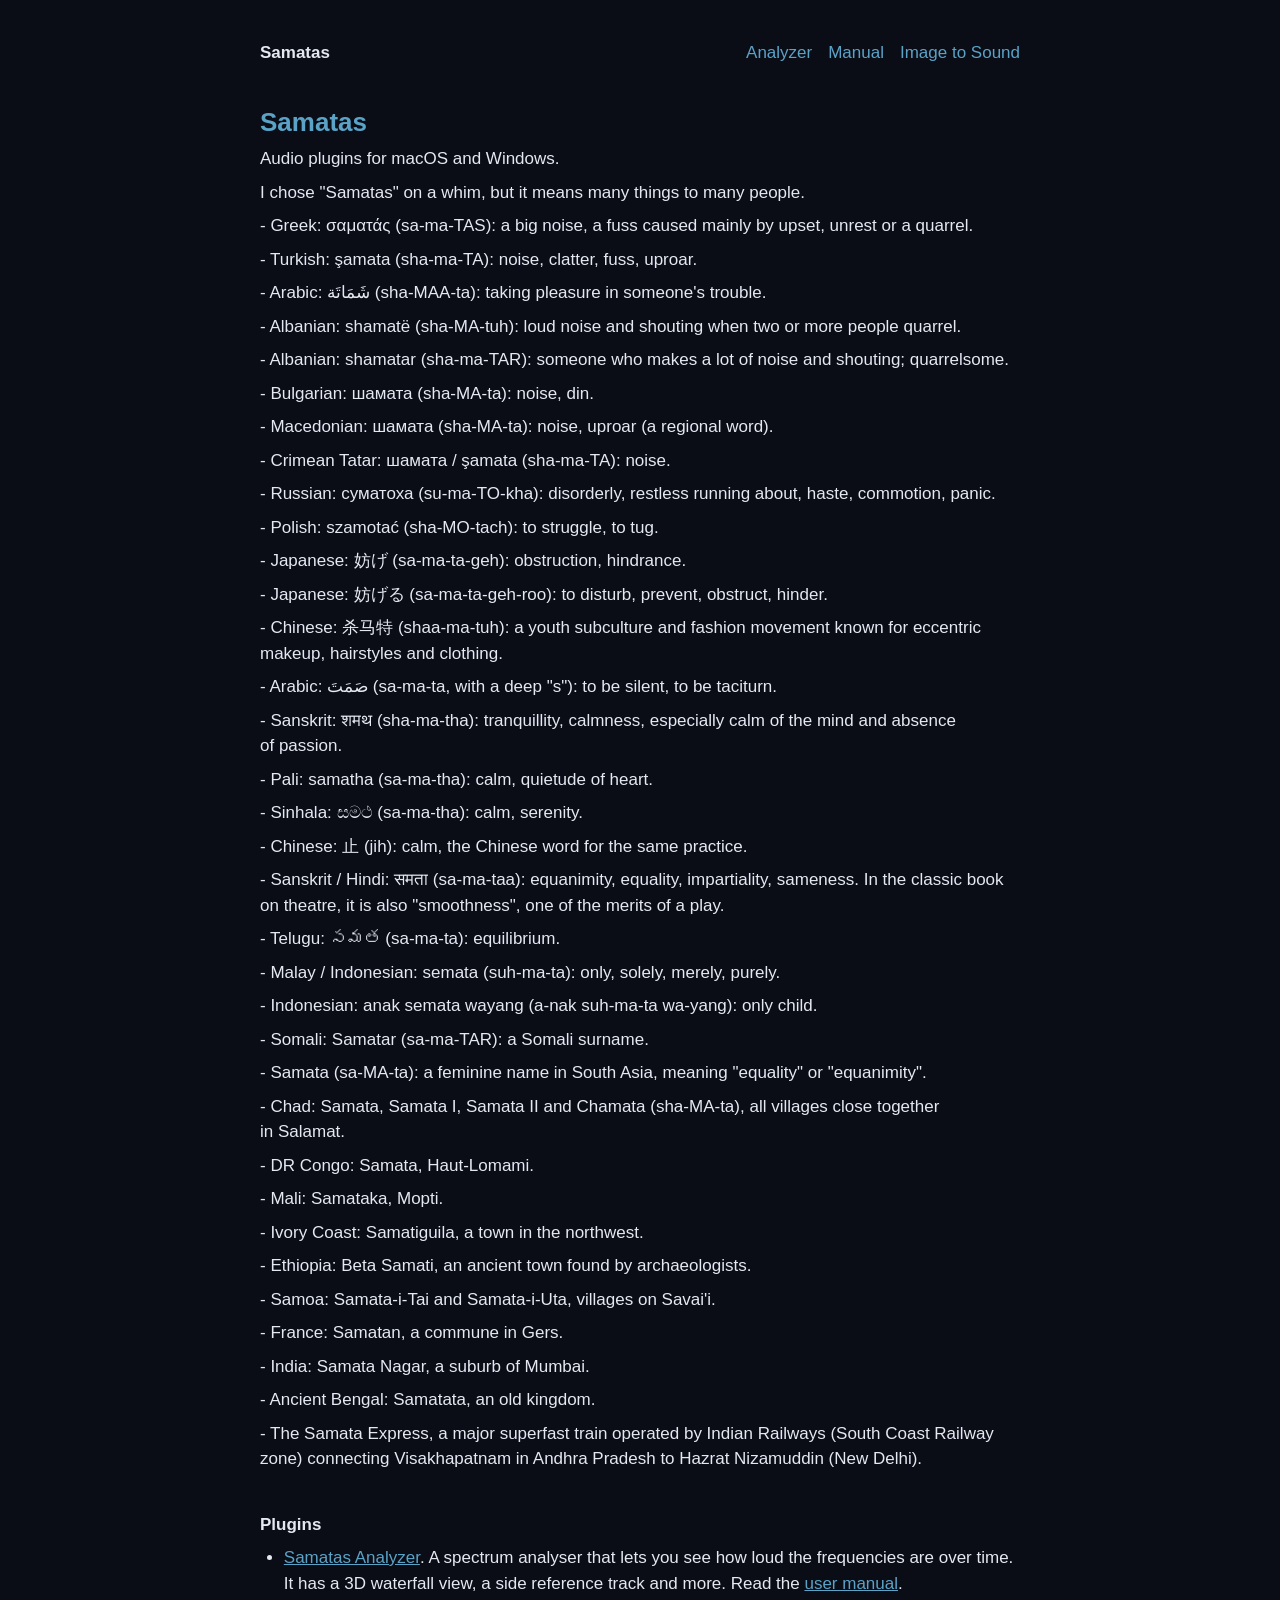
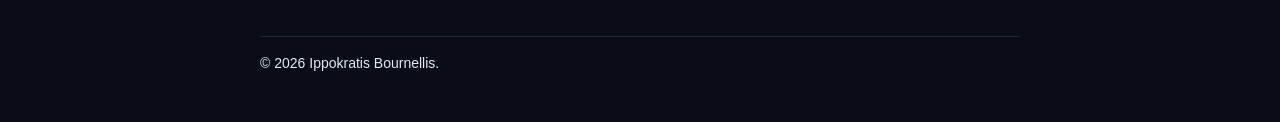
<file: index.html>
<!doctype html>
<html lang="en">
  <head>
    <meta charset="utf-8" />
    <meta name="viewport" content="width=device-width, initial-scale=1" />
    <title>Samatas - audio plugins</title>
    <meta
      name="google-site-verification"
      content="cnudNfLfBf2xFkRD3pZGsKt7dX8uv7fF2SClgPYgILo"
    />
    <link rel="canonical" href="https://ippokratis.github.io/samatas/" />
    <meta
      name="description"
      content="Samatas makes audio plugins for macOS and Windows. The first is Samatas Analyzer, a spectrum analyser with a waterfall view and a reference track."
    />
    <meta property="og:title" content="Samatas - audio plugins" />
    <meta
      property="og:description"
      content="Audio plugins for macOS and Windows. The first is Samatas Analyzer."
    />
    <meta property="og:type" content="website" />
    <link rel="stylesheet" href="style.css" />
  </head>
  <body>
    <div class="page">
      <header class="top">
        <a class="brand" href="./">Samatas</a>
        <nav aria-label="Plugins">
          <a href="samatas_analyzer.html">Analyzer</a>
          <a href="samatas_analyzer_manual.html">Manual</a>
          <a href="samatas_analyzer_image-to-sound.html">Image to Sound</a>
        </nav>
      </header>

      <main>
        <section>
          <h1>Samatas</h1>
          <p>Audio plugins for macOS and Windows.</p>
          <p>
            I chose "Samatas" on a whim, but it means many things to many
            people.
          </p>
          <p>
            - Greek: σαματάς (sa-ma-TAS): a big noise, a fuss caused mainly by
            upset, unrest or a quarrel.
          </p>
          <p>- Turkish: şamata (sha-ma-TA): noise, clatter, fuss, uproar.</p>
          <p>
            - Arabic: شَمَاتَة (sha-MAA-ta): taking pleasure in someone's
            trouble.
          </p>
          <p>
            - Albanian: shamatë (sha-MA-tuh): loud noise and shouting when two
            or more people quarrel.
          </p>
          <p>
            - Albanian: shamatar (sha-ma-TAR): someone who makes a lot of noise
            and shouting; quarrelsome.
          </p>
          <p>- Bulgarian: шамата (sha-MA-ta): noise, din.</p>
          <p>
            - Macedonian: шамата (sha-MA-ta): noise, uproar (a regional word).
          </p>
          <p>- Crimean Tatar: шамата / şamata (sha-ma-TA): noise.</p>
          <p>
            - Russian: суматоха (su-ma-TO-kha): disorderly, restless running
            about, haste, commotion, panic.
          </p>
          <p>- Polish: szamotać (sha-MO-tach): to struggle, to tug.</p>
          <p>- Japanese: 妨げ (sa-ma-ta-geh): obstruction, hindrance.</p>
          <p>
            - Japanese: 妨げる (sa-ma-ta-geh-roo): to disturb, prevent,
            obstruct, hinder.
          </p>
          <p>
            - Chinese: 杀马特 (shaa-ma-tuh): a youth subculture and fashion
            movement known for eccentric makeup, hairstyles and clothing.
          </p>
          <p>
            - Arabic: صَمَتَ (sa-ma-ta, with a deep "s"): to be silent, to be
            taciturn.
          </p>
          <p>
            - Sanskrit: शमथ (sha-ma-tha): tranquillity, calmness, especially
            calm of the mind and absence of passion.
          </p>
          <p>- Pali: samatha (sa-ma-tha): calm, quietude of heart.</p>
          <p>- Sinhala: සමථ (sa-ma-tha): calm, serenity.</p>
          <p>
            - Chinese: 止 (jih): calm, the Chinese word for the same practice.
          </p>
          <p>
            - Sanskrit / Hindi: समता (sa-ma-taa): equanimity, equality,
            impartiality, sameness. In the classic book on theatre, it is also
            "smoothness", one of the merits of a play.
          </p>
          <p>- Telugu: సమత (sa-ma-ta): equilibrium.</p>
          <p>
            - Malay / Indonesian: semata (suh-ma-ta): only, solely, merely,
            purely.
          </p>
          <p>
            - Indonesian: anak semata wayang (a-nak suh-ma-ta wa-yang): only
            child.
          </p>
          <p>- Somali: Samatar (sa-ma-TAR): a Somali surname.</p>
          <p>
            - Samata (sa-MA-ta): a feminine name in South Asia, meaning
            "equality" or "equanimity".
          </p>
          <p>
            - Chad: Samata, Samata I, Samata II and Chamata (sha-MA-ta), all
            villages close together in Salamat.
          </p>
          <p>- DR Congo: Samata, Haut-Lomami.</p>
          <p>- Mali: Samataka, Mopti.</p>
          <p>- Ivory Coast: Samatiguila, a town in the northwest.</p>
          <p>
            - Ethiopia: Beta Samati, an ancient town found by archaeologists.
          </p>
          <p>- Samoa: Samata-i-Tai and Samata-i-Uta, villages on Savai'i.</p>
          <p>- France: Samatan, a commune in Gers.</p>
          <p>- India: Samata Nagar, a suburb of Mumbai.</p>
          <p>- Ancient Bengal: Samatata, an old kingdom.</p>
          <p>
            - The Samata Express, a major superfast train operated by Indian
            Railways (South Coast Railway zone) connecting Visakhapatnam in
            Andhra Pradesh to Hazrat Nizamuddin (New Delhi).
          </p>
        </section>

        <section>
          <h2>Plugins</h2>
          <ul>
            <li>
              <a href="samatas_analyzer.html">Samatas Analyzer</a>. A spectrum
              analyser that lets you see how loud the frequencies are over time.
              It has a 3D waterfall view, a side reference track and more. Read
              the <a href="samatas_analyzer_manual.html">user manual</a>.
            </li>
          </ul>
        </section>
      </main>

      <footer>
        <p>&copy; 2026 Ippokratis Bournellis.</p>
      </footer>
    </div>
  </body>
</html>
</file>
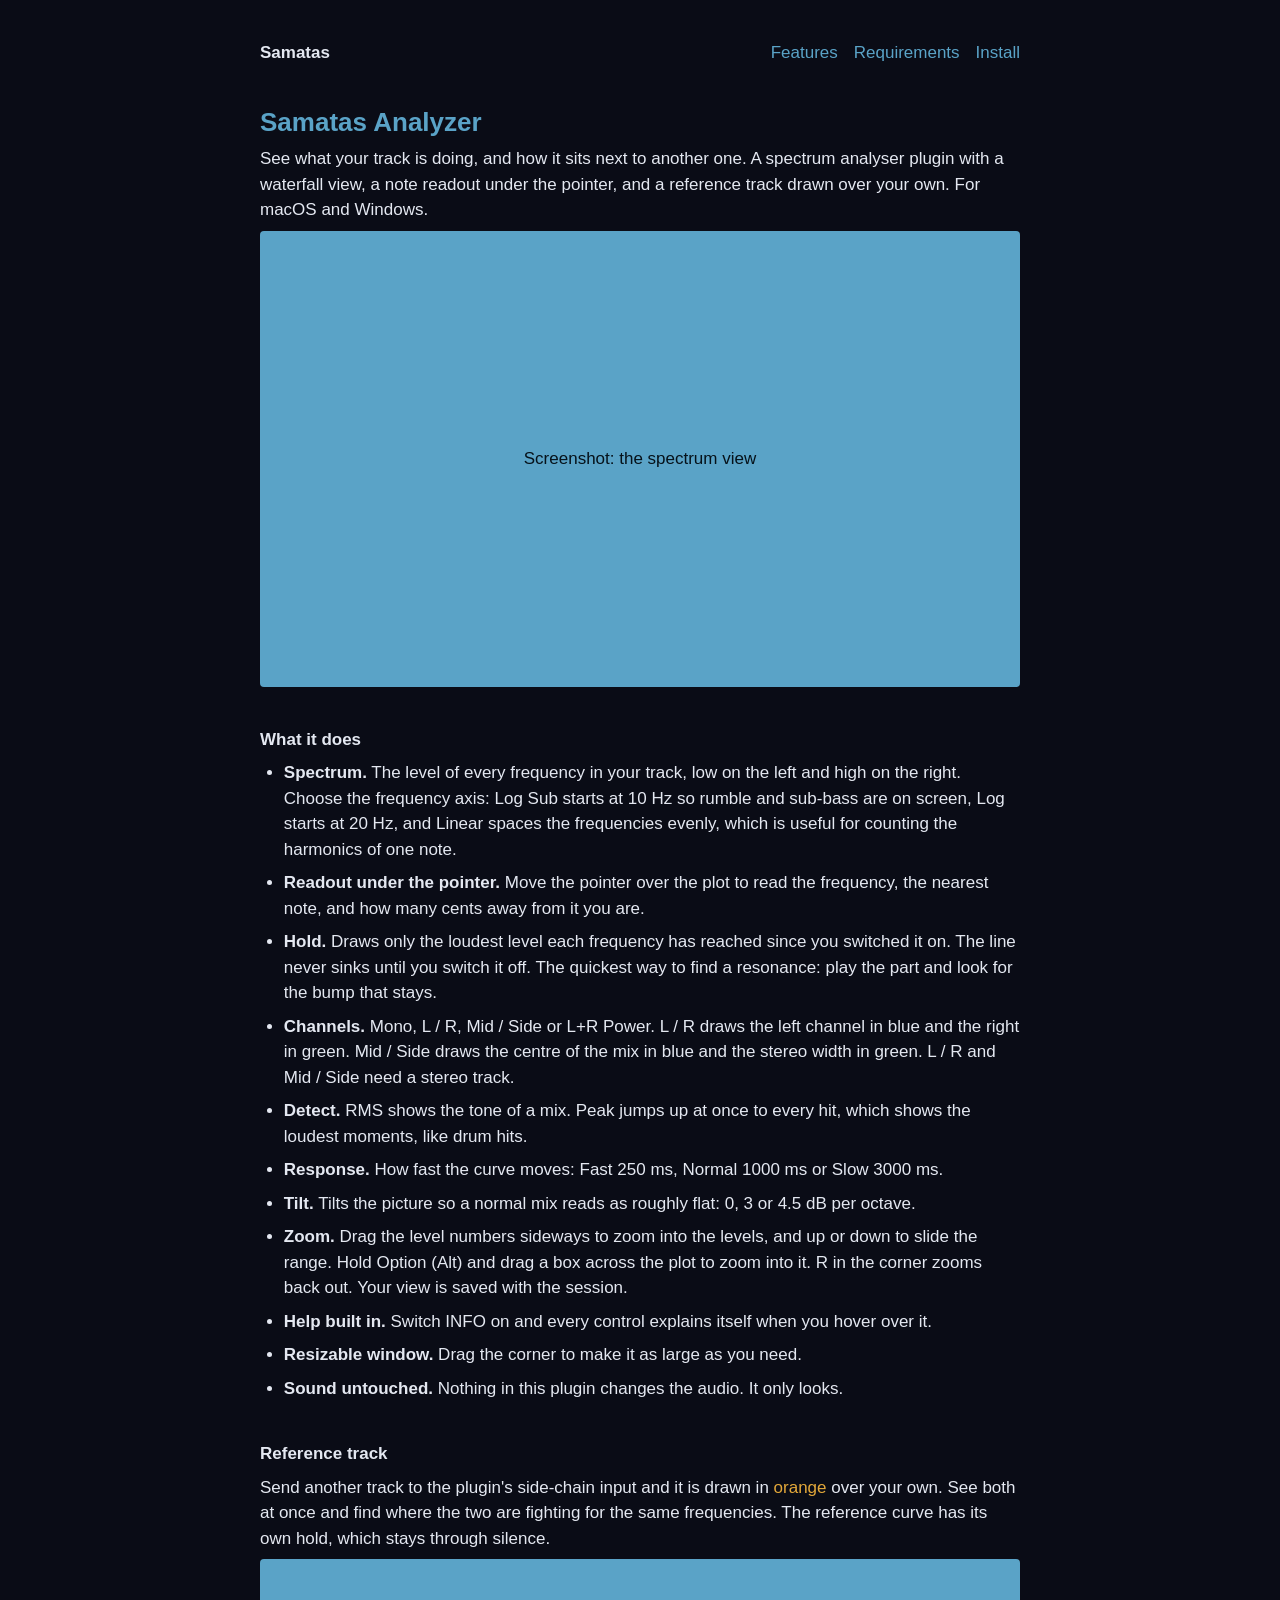
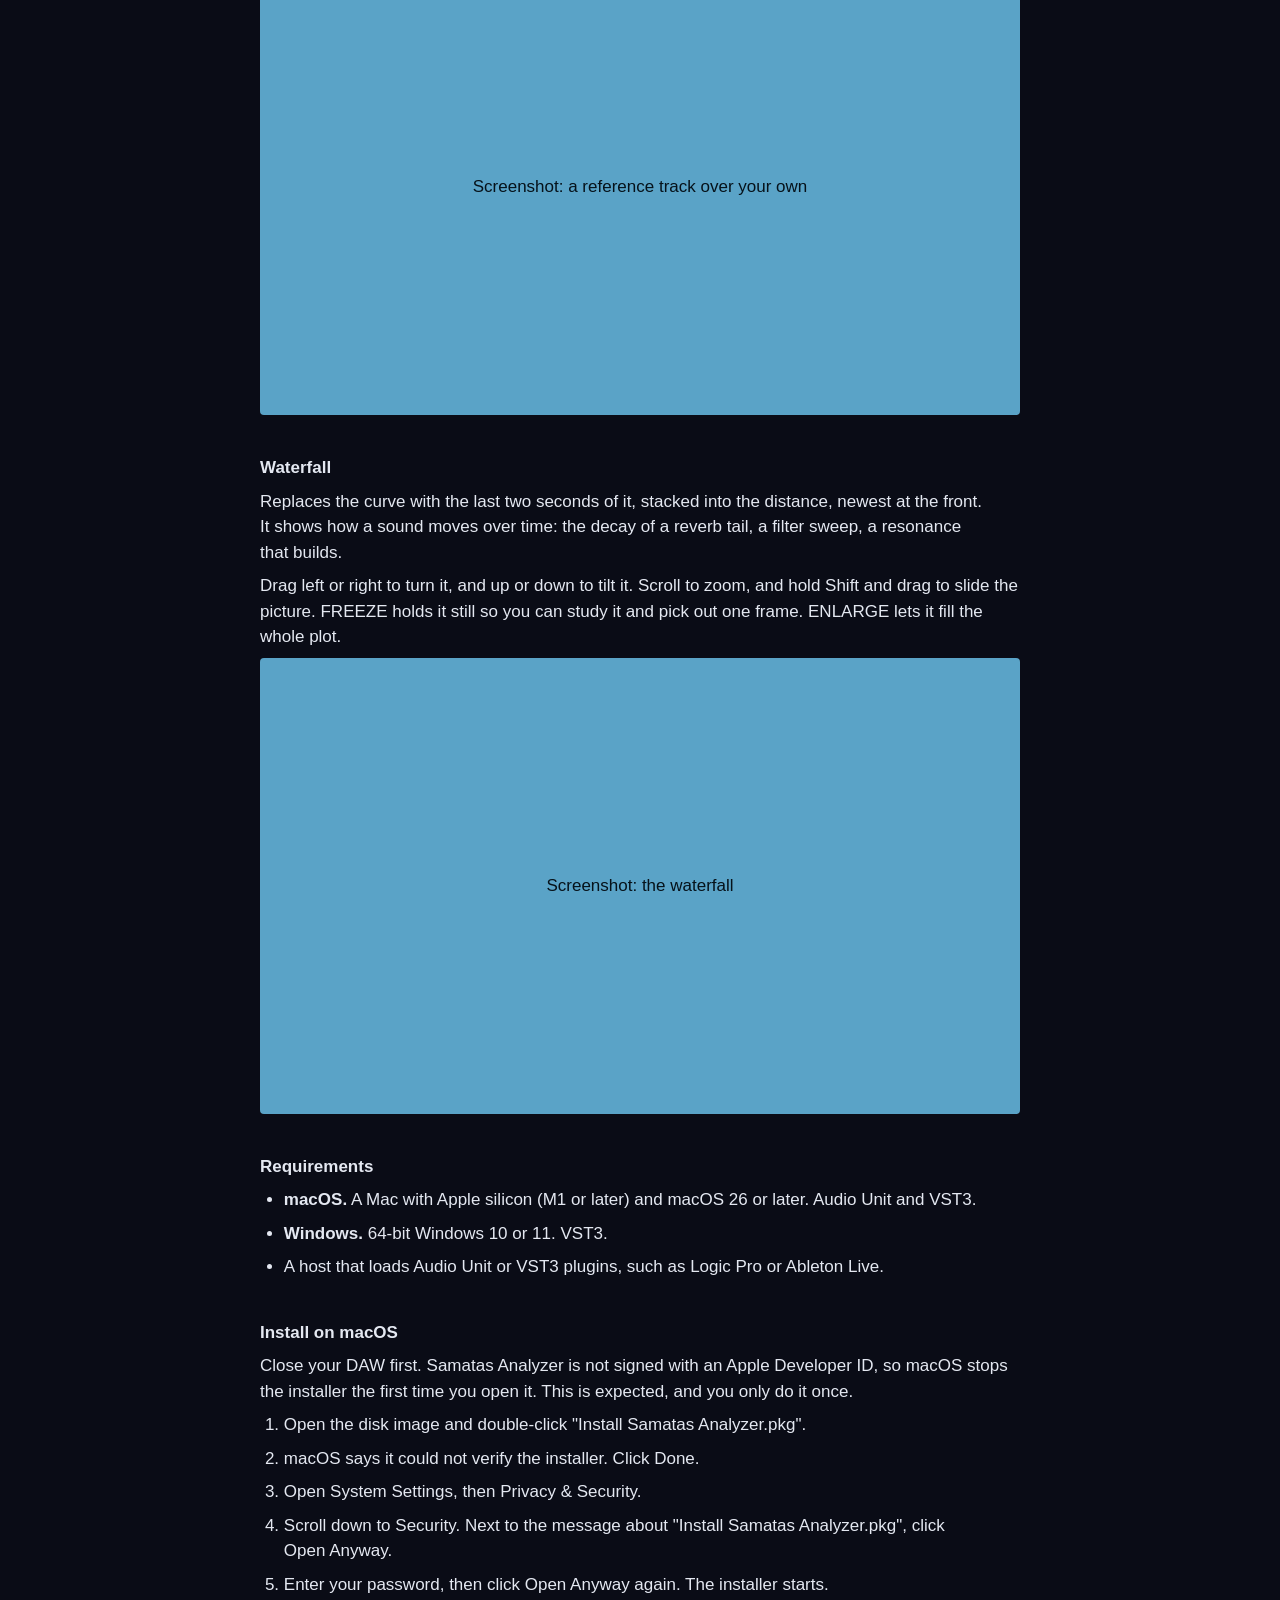
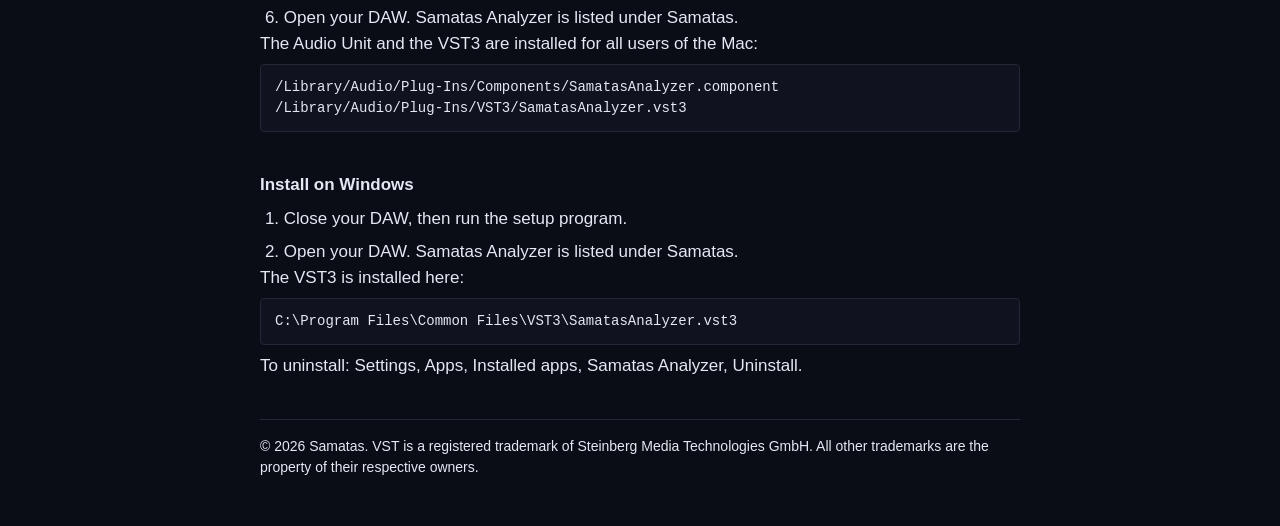
<file: analyzer.html>
<!doctype html>
<html lang="en">
  <head>
    <meta charset="utf-8" />
    <meta name="viewport" content="width=device-width, initial-scale=1" />
    <title>
      Samatas Analyzer - spectrum analyser plugin for macOS and Windows
    </title>
    <meta
      name="description"
      content="Samatas Analyzer is a spectrum analyser plugin for macOS (Audio Unit and VST3) and Windows (VST3), with a waterfall view, a note readout, peak hold, channel modes and a reference track."
    />
    <meta property="og:title" content="Samatas Analyzer" />
    <meta
      property="og:description"
      content="A spectrum analyser plugin with a waterfall view, a note readout and a reference track. For macOS and Windows. Enjoy"
    />
    <meta property="og:type" content="website" />
    <link rel="stylesheet" href="style.css" />
  </head>
  <body>
    <div class="page">
      <header class="top">
        <a class="brand" href="./">Samatas</a>
        <nav aria-label="On this page">
          <a href="#features">Features</a>
          <a href="#requirements">Requirements</a>
          <a href="#install">Install</a>
        </nav>
      </header>

      <main>
        <section>
          <h1>Samatas Analyzer</h1>
          <p>
            See what your track is doing, and how it sits next to another one. A
            spectrum analyser plugin with a waterfall view, a note readout under
            the pointer, and a reference track drawn over your own. For macOS
            and Windows.
          </p>
          <div
            class="shot"
            role="img"
            aria-label="Placeholder for a screenshot of the spectrum view"
          >
            Screenshot: the spectrum view
          </div>
        </section>

        <section id="features">
          <h2>What it does</h2>
          <ul>
            <li>
              <strong>Spectrum.</strong> The level of every frequency in your
              track, low on the left and high on the right. Choose the frequency
              axis: Log Sub starts at 10 Hz so rumble and sub-bass are on
              screen, Log starts at 20 Hz, and Linear spaces the frequencies
              evenly, which is useful for counting the harmonics of one note.
            </li>
            <li>
              <strong>Readout under the pointer.</strong> Move the pointer over
              the plot to read the frequency, the nearest note, and how many
              cents away from it you are.
            </li>
            <li>
              <strong>Hold.</strong> Draws only the loudest level each frequency
              has reached since you switched it on. The line never sinks until
              you switch it off. The quickest way to find a resonance: play the
              part and look for the bump that stays.
            </li>
            <li>
              <strong>Channels.</strong> Mono, L / R, Mid / Side or L+R Power. L
              / R draws the left channel in blue and the right in green. Mid /
              Side draws the centre of the mix in blue and the stereo width in
              green. L / R and Mid / Side need a stereo track.
            </li>
            <li>
              <strong>Detect.</strong> RMS shows the tone of a mix. Peak jumps
              up at once to every hit, which shows the loudest moments, like
              drum hits.
            </li>
            <li>
              <strong>Response.</strong> How fast the curve moves: Fast 250 ms,
              Normal 1000 ms or Slow 3000 ms.
            </li>
            <li>
              <strong>Tilt.</strong> Tilts the picture so a normal mix reads as
              roughly flat: 0, 3 or 4.5 dB per octave.
            </li>
            <li>
              <strong>Zoom.</strong> Drag the level numbers sideways to zoom
              into the levels, and up or down to slide the range. Hold Option
              (Alt) and drag a box across the plot to zoom into it. R in the
              corner zooms back out. Your view is saved with the session.
            </li>
            <li>
              <strong>Help built in.</strong> Switch INFO on and every control
              explains itself when you hover over it.
            </li>
            <li>
              <strong>Resizable window.</strong> Drag the corner to make it as
              large as you need.
            </li>
            <li>
              <strong>Sound untouched.</strong> Nothing in this plugin changes
              the audio. It only looks.
            </li>
          </ul>
        </section>

        <section>
          <h2>Reference track</h2>
          <p>
            Send another track to the plugin's side-chain input and it is drawn
            in <span class="amber">orange</span> over your own. See both at once
            and find where the two are fighting for the same frequencies. The
            reference curve has its own hold, which stays through silence.
          </p>
          <div
            class="shot"
            role="img"
            aria-label="Placeholder for a screenshot of the reference curve over the track"
          >
            Screenshot: a reference track over your own
          </div>
        </section>

        <section>
          <h2>Waterfall</h2>
          <p>
            Replaces the curve with the last two seconds of it, stacked into the
            distance, newest at the front. It shows how a sound moves over time:
            the decay of a reverb tail, a filter sweep, a resonance that builds.
          </p>
          <p>
            Drag left or right to turn it, and up or down to tilt it. Scroll to
            zoom, and hold Shift and drag to slide the picture. FREEZE holds it
            still so you can study it and pick out one frame. ENLARGE lets it
            fill the whole plot.
          </p>
          <div
            class="shot"
            role="img"
            aria-label="Placeholder for a screenshot of the waterfall view"
          >
            Screenshot: the waterfall
          </div>
        </section>

        <section id="requirements">
          <h2>Requirements</h2>
          <ul>
            <li>
              <strong>macOS.</strong> A Mac with Apple silicon (M1 or later) and
              macOS 26 or later. Audio Unit and VST3.
            </li>
            <li><strong>Windows.</strong> 64-bit Windows 10 or 11. VST3.</li>
            <li>
              A host that loads Audio Unit or VST3 plugins, such as Logic Pro or
              Ableton Live.
            </li>
          </ul>
        </section>

        <section id="install">
          <h2>Install on macOS</h2>
          <p>
            Close your DAW first. Samatas Analyzer is not signed with an Apple
            Developer ID, so macOS stops the installer the first time you open
            it. This is expected, and you only do it once.
          </p>
          <ol>
            <li>
              Open the disk image and double-click "Install Samatas
              Analyzer.pkg".
            </li>
            <li>macOS says it could not verify the installer. Click Done.</li>
            <li>Open System Settings, then Privacy &amp; Security.</li>
            <li>
              Scroll down to Security. Next to the message about "Install
              Samatas Analyzer.pkg", click Open Anyway.
            </li>
            <li>
              Enter your password, then click Open Anyway again. The installer
              starts.
            </li>
            <li>Open your DAW. Samatas Analyzer is listed under Samatas.</li>
          </ol>
          <p>
            The Audio Unit and the VST3 are installed for all users of the Mac:
          </p>
          <pre>
/Library/Audio/Plug-Ins/Components/SamatasAnalyzer.component
/Library/Audio/Plug-Ins/VST3/SamatasAnalyzer.vst3</pre
          >
        </section>

        <section>
          <h2>Install on Windows</h2>
          <ol>
            <li>Close your DAW, then run the setup program.</li>
            <li>Open your DAW. Samatas Analyzer is listed under Samatas.</li>
          </ol>
          <p>The VST3 is installed here:</p>
          <pre>C:\Program Files\Common Files\VST3\SamatasAnalyzer.vst3</pre>
          <p>
            To uninstall: Settings, Apps, Installed apps, Samatas Analyzer,
            Uninstall.
          </p>
        </section>
      </main>

      <footer>
        <p>
          &copy; 2026 Samatas. VST is a registered trademark of Steinberg Media
          Technologies GmbH. All other trademarks are the property of their
          respective owners.
        </p>
      </footer>
    </div>
  </body>
</html>
</file>
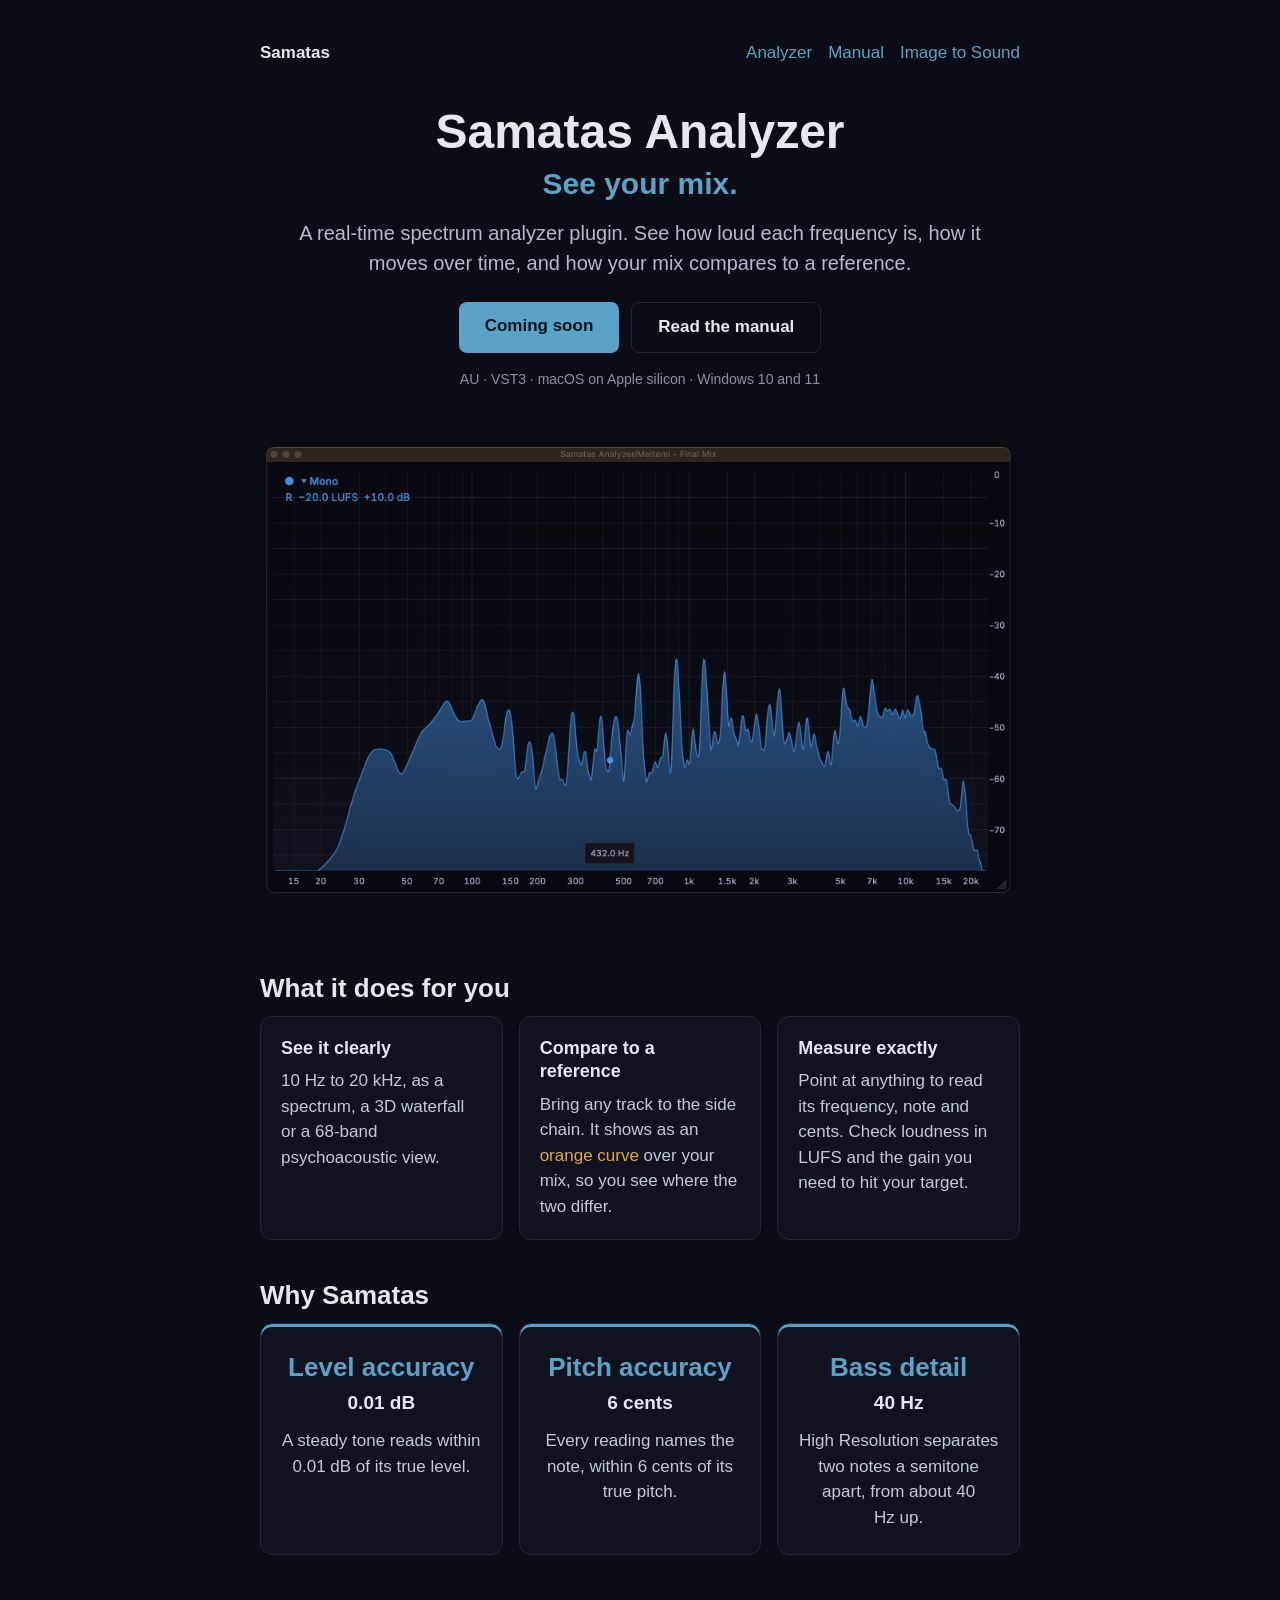
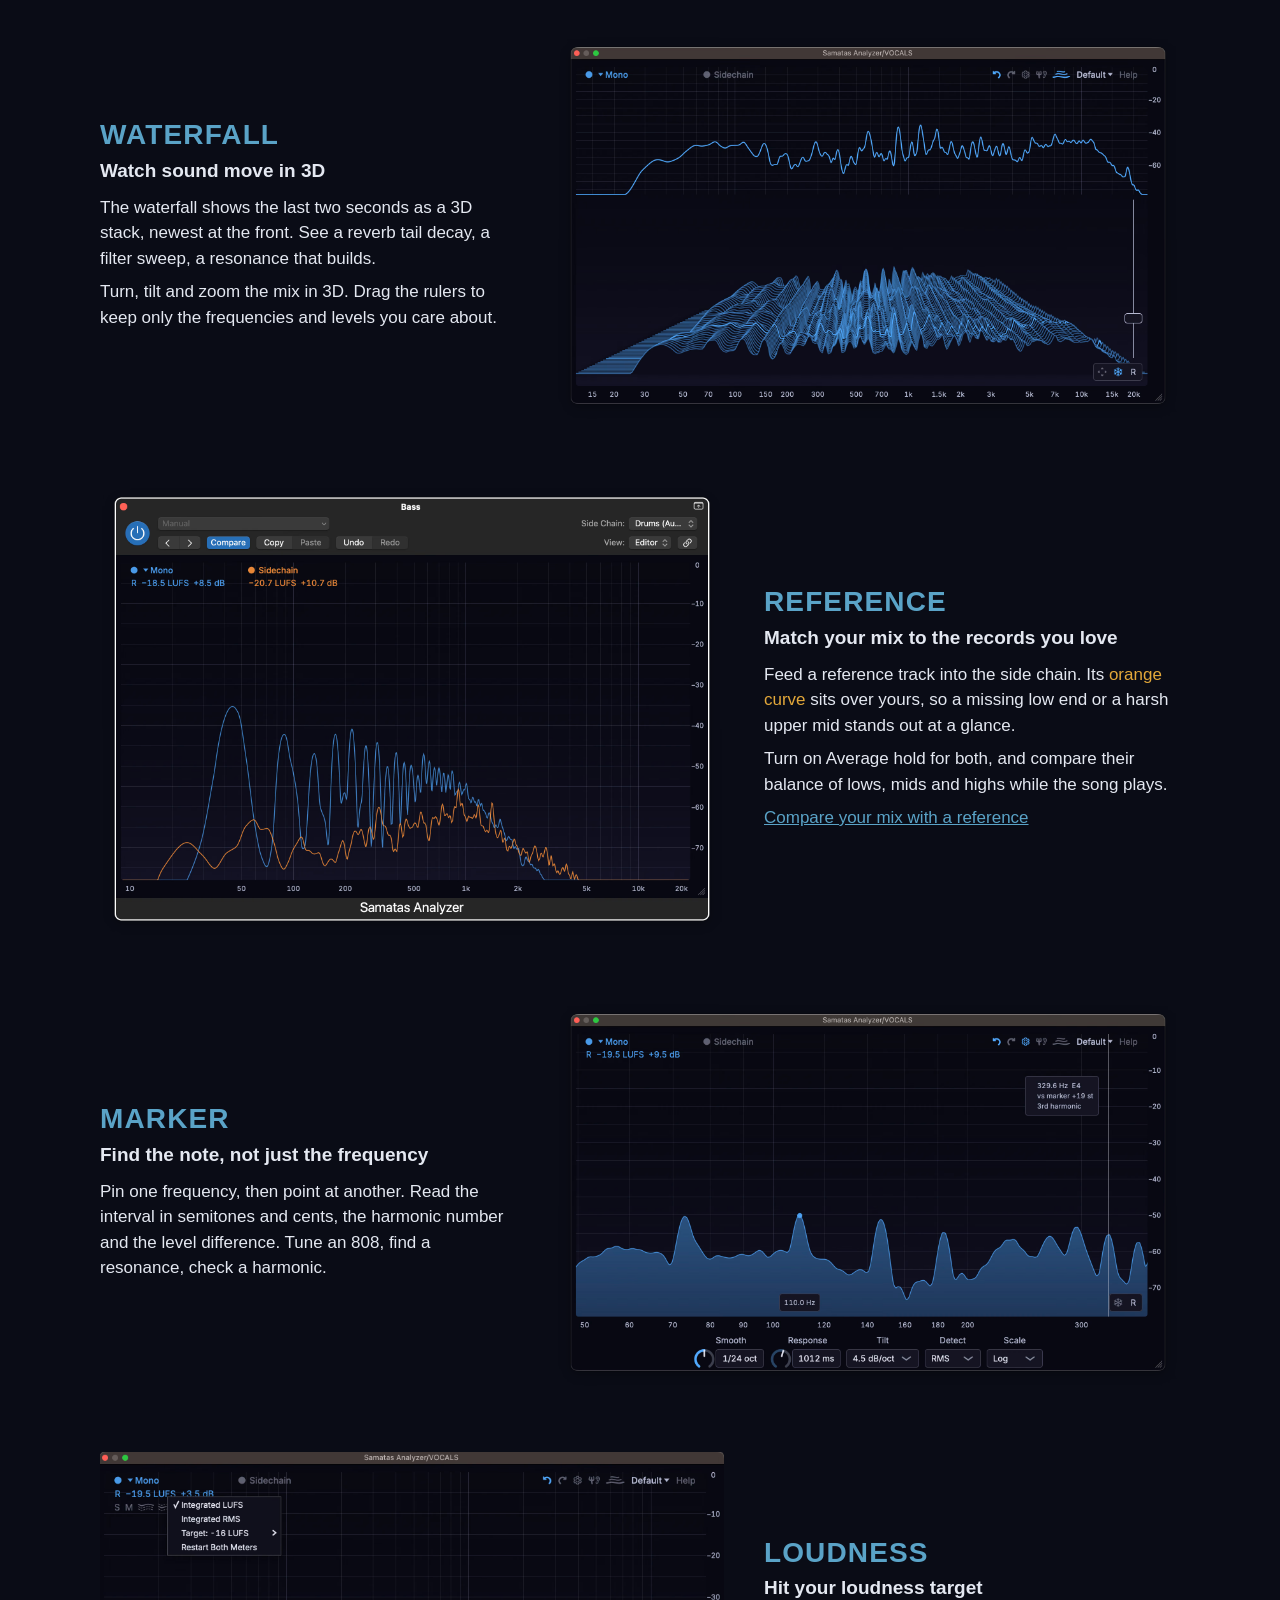
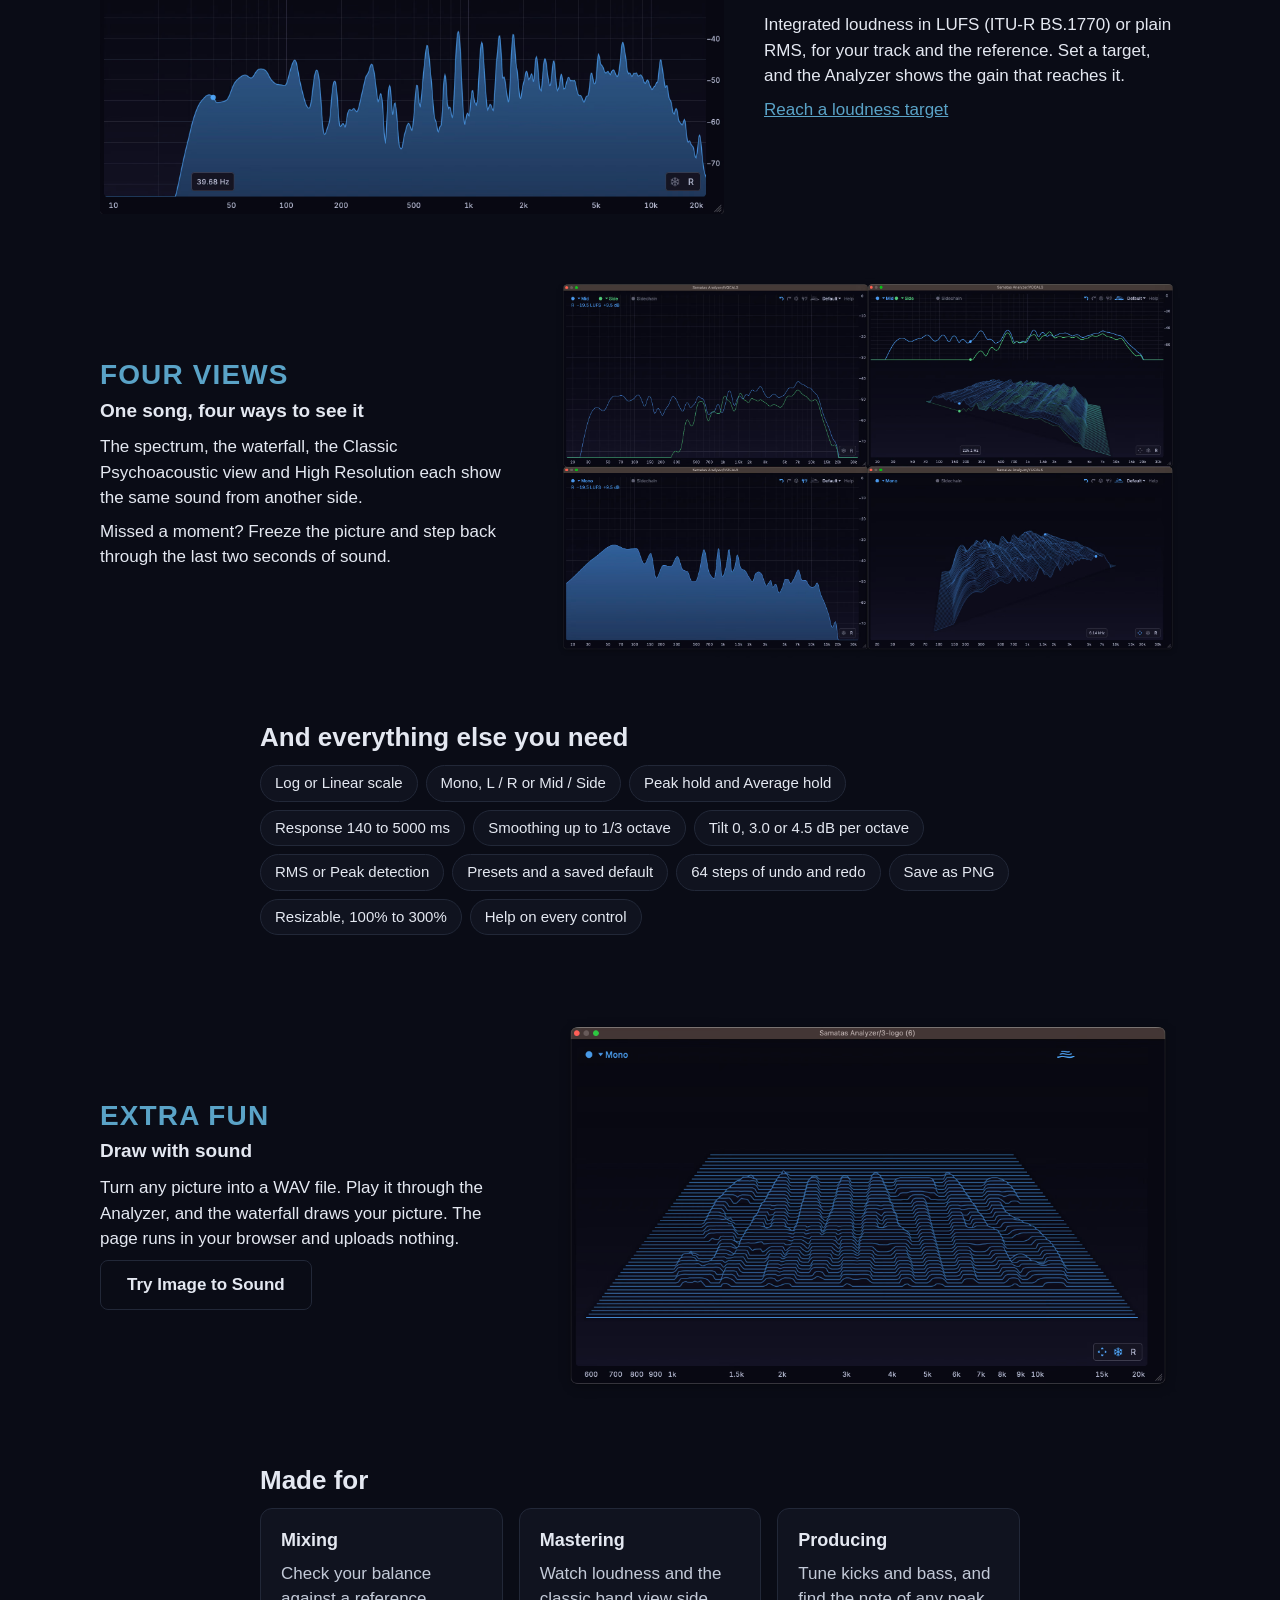
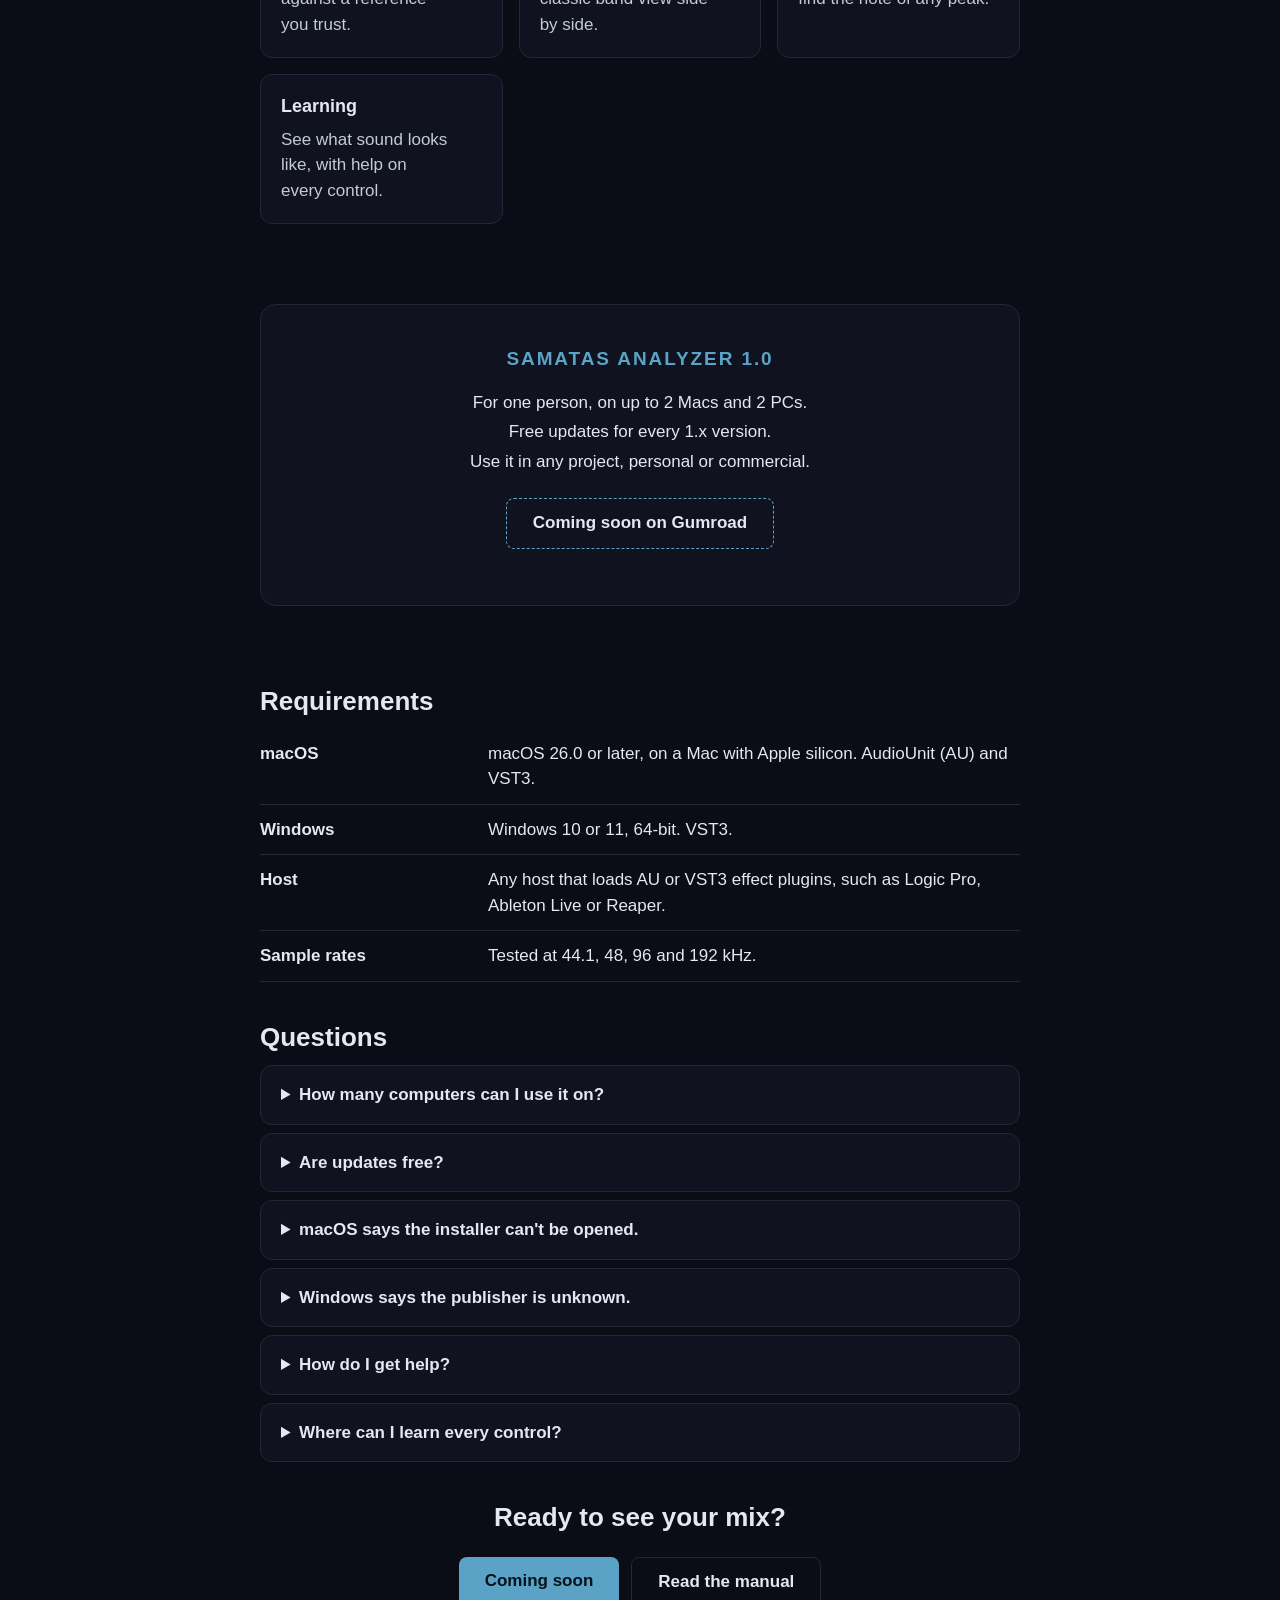
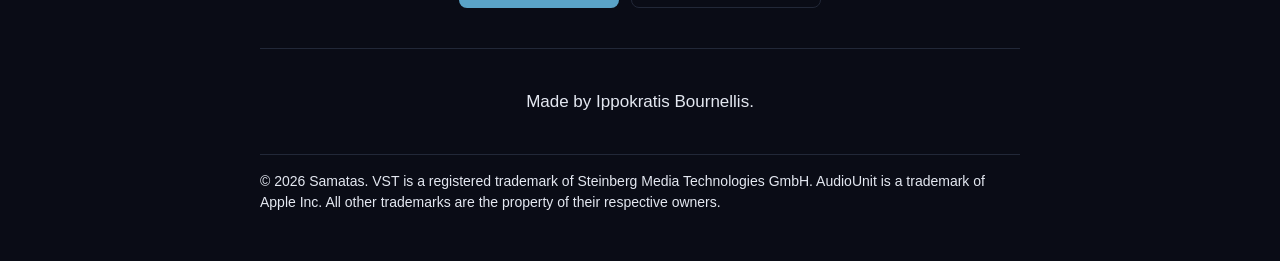
<file: samatas_analyzer.html>
<!doctype html>
<html lang="en">
  <head>
    <meta charset="utf-8" />
    <meta name="viewport" content="width=device-width, initial-scale=1" />
    <title>
      Samatas Analyzer - spectrum analyzer plugin for macOS and Windows
    </title>
    <meta
      name="description"
      content="Samatas Analyzer is a real-time spectrum analyzer plugin for macOS (AU and VST3) and Windows (VST3), with a 3D waterfall, a side-chain reference curve, peak and average hold, LUFS metering and exact readings under the pointer."
    />
    <link
      rel="canonical"
      href="https://ippokratis.github.io/samatas/samatas_analyzer.html"
    />
    <meta property="og:title" content="Samatas Analyzer" />
    <meta
      property="og:description"
      content="See every frequency in your mix. A real-time spectrum analyzer plugin for macOS and Windows, with a 3D waterfall, a reference curve and loudness metering."
    />
    <meta property="og:type" content="website" />
    <meta
      property="og:url"
      content="https://ippokratis.github.io/samatas/samatas_analyzer.html"
    />
    <meta
      property="og:image"
      content="https://ippokratis.github.io/samatas/img/og-analyzer.jpg"
    />
    <meta property="og:image:width" content="1200" />
    <meta property="og:image:height" content="630" />
    <meta
      property="og:image:alt"
      content="Samatas Analyzer showing the spectrum of a full mix"
    />
    <meta name="twitter:card" content="summary_large_image" />
    <link rel="stylesheet" href="style.css" />
  </head>
  <body class="landing">
    <div class="page">
      <header class="top">
        <a class="brand" href="./">Samatas</a>
        <nav aria-label="Pages">
          <a href="samatas_analyzer.html">Analyzer</a>
          <a href="samatas_analyzer_manual.html">Manual</a>
          <a href="samatas_analyzer_image-to-sound.html">Image to Sound</a>
        </nav>
      </header>

      <main>
        <section class="hero">
          <h1>Samatas Analyzer</h1>
          <p class="tagline">See your mix.</p>
          <p class="lead">
            A real-time spectrum analyzer plugin. See how loud each frequency
            is, how it moves over time, and how your mix compares to a
            reference.
          </p>
          <div class="actions">
            <a class="btn btn-main" href="#buy">Coming soon</a>
            <a class="btn btn-ghost" href="samatas_analyzer_manual.html"
              >Read the manual</a
            >
          </div>
          <p class="badges">
            AU &middot; VST3 &middot; macOS on Apple&nbsp;silicon &middot;
            Windows&nbsp;10&nbsp;and&nbsp;11
          </p>
          <figure>
            <video
              class="pic"
              autoplay
              muted
              loop
              playsinline
              preload="metadata"
              poster="media/samatas_analyzer_full_mix-poster.avif"
              aria-label="Samatas Analyzer showing the spectrum of a full mix"
            >
              <source
                src="media/samatas_analyzer_full_mix-av1.mp4"
                type="video/mp4; codecs=av01.0.04M.10"
              />
              <source
                src="media/samatas_analyzer_full_mix-av1.mp4"
                type="video/mp4; codecs=av01.0.04M.10"
              />
              <source
                src="media/samatas_analyzer_full_mix-h264.mp4"
                type="video/mp4"
              />
            </video>
          </figure>
        </section>

        <section>
          <h2>What it does for you</h2>
          <div class="cards">
            <div class="card">
              <h3>See it clearly</h3>
              <p>
                10 Hz to 20 kHz, as a spectrum, a 3D waterfall or a 68-band
                psychoacoustic view.
              </p>
            </div>
            <div class="card">
              <h3>Compare to a reference</h3>
              <p>
                Bring any track to the side chain. It shows as an
                <span class="amber">orange curve</span> over your mix, so you
                see where the two differ.
              </p>
            </div>
            <div class="card">
              <h3>Measure exactly</h3>
              <p>
                Point at anything to read its frequency, note and cents. Check
                loudness in LUFS and the gain you need to hit your target.
              </p>
            </div>
          </div>
        </section>

        <section>
          <h2>Why Samatas</h2>
          <div class="facts">
            <div class="fact">
              <p class="big">0.01 dB</p>
              <h3>Level accuracy</h3>
              <p>A steady tone reads within 0.01 dB of its true level.</p>
            </div>
            <div class="fact">
              <p class="big">6 cents</p>
              <h3>Pitch accuracy</h3>
              <p>
                Every reading names the note, within 6 cents of its true pitch.
              </p>
            </div>
            <div class="fact">
              <p class="big">40 Hz</p>
              <h3>Bass detail</h3>
              <p>
                High Resolution separates two notes a semitone apart, from about
                40 Hz up.
              </p>
            </div>
          </div>
        </section>

        <section class="rows wide" id="features">
          <div class="row">
            <div class="row-text">
              <p class="kicker">Waterfall</p>
              <h2>Watch sound move in 3D</h2>
              <p>
                The waterfall shows the last two seconds as a 3D stack, newest
                at the front. See a reverb tail decay, a filter sweep, a
                resonance that builds.
              </p>
              <p>
                Turn, tilt and zoom the mix in 3D. Drag the rulers to keep only
                the frequencies and levels you care about.
              </p>
            </div>
            <figure>
              <img
                class="pic"
                src="manual_1p0/12Waterfall.avif"
                alt="The waterfall view of Samatas Analyzer"
                loading="lazy"
                decoding="async"
              />
            </figure>
          </div>

          <div class="row">
            <div class="row-text">
              <p class="kicker">Reference</p>
              <h2>Match your mix to the records you love</h2>
              <p>
                Feed a reference track into the side chain. Its
                <span class="amber">orange curve</span> sits over yours, so a
                missing low end or a harsh upper mid stands out at a glance.
              </p>
              <p>
                Turn on Average hold for both, and compare their balance of
                lows, mids and highs while the song plays.
              </p>
              <p>
                <a
                  href="samatas_analyzer_manual.html#comparing-your-mix-with-a-reference"
                  >Compare your mix with a reference</a
                >
              </p>
            </div>
            <figure>
              <img
                class="pic"
                src="manual_1p0/14LogicSidechain.avif"
                alt="Sending a reference track to the side chain of Samatas Analyzer in Logic Pro"
                loading="lazy"
                decoding="async"
              />
            </figure>
          </div>

          <div class="row">
            <div class="row-text">
              <p class="kicker">Marker</p>
              <h2>Find the note, not just the frequency</h2>
              <p>
                Pin one frequency, then point at another. Read the interval in
                semitones and cents, the harmonic number and the level
                difference. Tune an 808, find a resonance, check a harmonic.
              </p>
            </div>
            <figure>
              <img
                class="pic"
                src="manual_1p0/9_1ReadoutBox.avif"
                alt="The readout box showing frequency, note, cents and level"
                loading="lazy"
                decoding="async"
              />
            </figure>
          </div>

          <div class="row">
            <div class="row-text">
              <p class="kicker">Loudness</p>
              <h2>Hit your loudness target</h2>
              <p>
                Integrated loudness in LUFS (ITU-R BS.1770) or plain RMS, for
                your track and the reference. Set a target, and the Analyzer
                shows the gain that reaches it.
              </p>
              <p>
                <a
                  href="samatas_analyzer_manual.html#reaching-a-loudness-target"
                  >Reach a loudness target</a
                >
              </p>
            </div>
            <figure>
              <img
                class="pic"
                src="manual_1p0/13Loudness.avif"
                alt="The loudness readings of Samatas Analyzer"
                loading="lazy"
                decoding="async"
              />
            </figure>
          </div>

          <div class="row">
            <div class="row-text">
              <p class="kicker">Four views</p>
              <h2>One song, four ways to see it</h2>
              <p>
                The spectrum, the waterfall, the Classic Psychoacoustic view and
                High Resolution each show the same sound from another side.
              </p>
              <p>
                Missed a moment? Freeze the picture and step back through the
                last two seconds of sound.
              </p>
            </div>
            <figure>
              <img
                class="pic"
                src="manual_1p0/pic2_fourViews.avif"
                alt="Four views of one song in Samatas Analyzer"
                loading="lazy"
                decoding="async"
              />
            </figure>
          </div>
        </section>

        <section>
          <h2>And everything else you need</h2>
          <ul class="chips">
            <li>Log or Linear scale</li>
            <li>Mono, L / R or Mid / Side</li>
            <li>Peak hold and Average hold</li>
            <li>Response 140 to 5000 ms</li>
            <li>Smoothing up to 1/3 octave</li>
            <li>Tilt 0, 3.0 or 4.5 dB per octave</li>
            <li>RMS or Peak detection</li>
            <li>Presets and a saved default</li>
            <li>64 steps of undo and redo</li>
            <li>Save as PNG</li>
            <li>Resizable, 100% to 300%</li>
            <li>Help on every control</li>
          </ul>
        </section>

        <section class="rows wide">
          <div class="row">
            <div class="row-text">
              <p class="kicker">Extra fun</p>
              <h2>Draw with sound</h2>
              <p>
                Turn any picture into a WAV file. Play it through the Analyzer,
                and the waterfall draws your picture. The page runs in your
                browser and uploads nothing.
              </p>
              <p>
                <a
                  class="btn btn-ghost"
                  href="samatas_analyzer_image-to-sound.html"
                  >Try Image to Sound</a
                >
              </p>
            </div>
            <figure>
              <img
                class="pic"
                src="manual_1p0/21Samatas.avif"
                alt="A picture drawn by sound in the waterfall"
                loading="lazy"
                decoding="async"
              />
            </figure>
          </div>
        </section>

        <section>
          <h2>Made for</h2>
          <div class="cards">
            <div class="card">
              <h3>Mixing</h3>
              <p>Check your balance against a reference you trust.</p>
            </div>
            <div class="card">
              <h3>Mastering</h3>
              <p>Watch loudness and the classic band view side by side.</p>
            </div>
            <div class="card">
              <h3>Producing</h3>
              <p>Tune kicks and bass, and find the note of any peak.</p>
            </div>
            <div class="card">
              <h3>Learning</h3>
              <p>See what sound looks like, with help on every control.</p>
            </div>
          </div>
        </section>

        <section class="buy" id="buy">
          <p class="kicker">Samatas Analyzer 1.0</p>
          <ul class="license">
            <li>For one person, on up to 2 Macs and 2 PCs.</li>
            <li>Free updates for every 1.x version.</li>
            <li>Use it in any project, personal or commercial.</li>
          </ul>
          <div class="actions">
            <span class="btn btn-main is-soon" aria-disabled="true"
              >Coming soon on Gumroad</span
            >
          </div>
        </section>

        <section id="requirements">
          <h2>Requirements</h2>
          <table class="specs">
            <tr>
              <th scope="row">macOS</th>
              <td>
                macOS 26.0 or later, on a Mac with Apple silicon. AudioUnit (AU)
                and VST3.
              </td>
            </tr>
            <tr>
              <th scope="row">Windows</th>
              <td>Windows 10 or 11, 64-bit. VST3.</td>
            </tr>
            <tr>
              <th scope="row">Host</th>
              <td>
                Any host that loads AU or VST3 effect plugins, such as Logic
                Pro, Ableton Live or Reaper.
              </td>
            </tr>
            <tr>
              <th scope="row">Sample rates</th>
              <td>Tested at 44.1, 48, 96 and 192 kHz.</td>
            </tr>
          </table>
        </section>

        <section class="faq" id="install">
          <h2>Questions</h2>
          <details>
            <summary>How many computers can I use it on?</summary>
            <p>One license is for one person, on up to 2 Macs and 2 PCs.</p>
          </details>
          <details>
            <summary>Are updates free?</summary>
            <p>Every 1.x update is free for everyone who bought 1.0.</p>
          </details>
          <details>
            <summary>macOS says the installer can't be opened.</summary>
            <p>
              The installer is not signed with an Apple Developer ID yet, so
              macOS stops it the first time. Allow it once in System Settings,
              under Privacy &amp; Security. The installer puts both plugins in
              <code>/Library/Audio/Plug-Ins</code>, for all users.
            </p>
          </details>
          <details>
            <summary>Windows says the publisher is unknown.</summary>
            <p>
              Click More info, then Run anyway. The setup puts the plugin in
              <code>C:\Program Files\Common Files\VST3</code>.
            </p>
          </details>
          <details>
            <summary>How do I get help?</summary>
            <p>
              Write to
              <a href="mailto:ippobour@gmail.com">ippobour@gmail.com</a>. I
              usually answer within a day or two.
            </p>
          </details>
          <details>
            <summary>Where can I learn every control?</summary>
            <p>
              The
              <a href="samatas_analyzer_manual.html">user manual</a> explains
              every control and reading, and shows
              <a
                href="samatas_analyzer_manual.html#3-compatibility-and-installation"
                >each install step with pictures</a
              >, and how to remove the plugin.
            </p>
          </details>
        </section>

        <section class="hero end">
          <h2>Ready to see your mix?</h2>
          <div class="actions">
            <a class="btn btn-main" href="#buy">Coming soon</a>
            <a class="btn btn-ghost" href="samatas_analyzer_manual.html"
              >Read the manual</a
            >
          </div>
        </section>

        <section class="maker">
          <p>Made by Ippokratis Bournellis.</p>
        </section>
      </main>

      <footer>
        <p>
          &copy; 2026 Samatas. VST is a registered trademark of Steinberg Media
          Technologies GmbH. AudioUnit is a trademark of Apple Inc. All other
          trademarks are the property of their respective owners.
        </p>
      </footer>
    </div>
  </body>
</html>
</file>
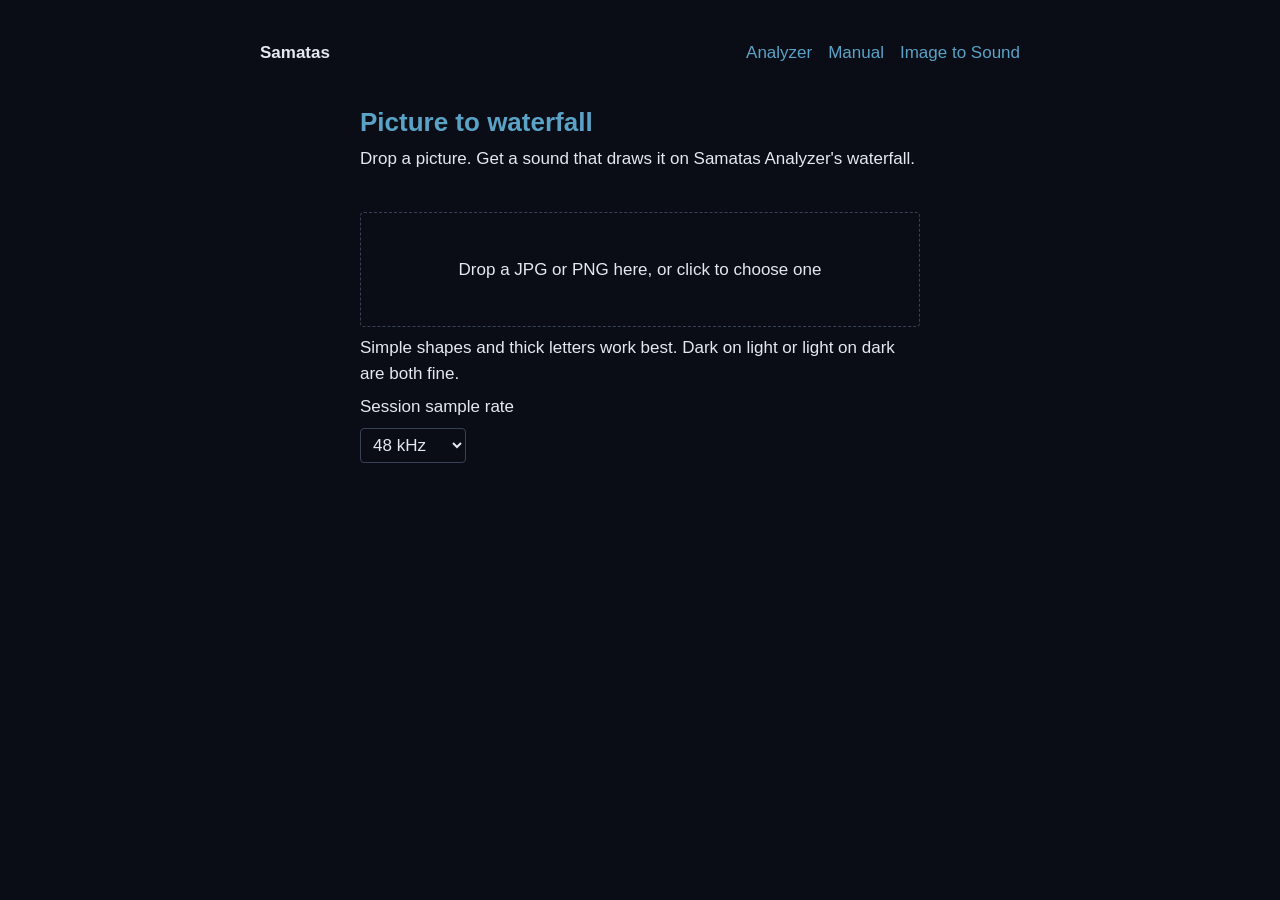
<file: samatas_analyzer_image-to-sound.html>
<!DOCTYPE html>
<html lang="en">
<head>
<meta charset="utf-8">
<meta name="viewport" content="width=device-width, initial-scale=1">
<title>Samatas Image To Sound</title>
<meta name="description" content="Turn a picture into sound. This free page makes a WAV file that draws your picture in the waterfall of Samatas Analyzer. It runs in your browser and uploads nothing.">
<link rel="canonical" href="https://ippokratis.github.io/samatas/samatas_analyzer_image-to-sound.html">
<style>
:root {
    --bg: #0a0c16;
    --panel: #10131f;
    --line: #222838;
    --text: #cdd4e4;
    --muted: #7f899e;
    --blue: #4d9be0;
    --amber: #e3a83a;
    --fill: #5aa3c7;
    --bad: #e2705f;
}
* { box-sizing: border-box; }
html, body { margin: 0; background: var(--bg); color: var(--text); }
body {
    font: 14px/1.45 "Avenir Next", "Segoe UI", "Helvetica Neue", Arial, sans-serif;
    padding: 20px;
}
header { display: flex; align-items: baseline; gap: 16px; flex-wrap: wrap; margin-bottom: 16px; }
h1 { font-size: 15px; font-weight: 500; letter-spacing: 0.06em; color: var(--blue); margin: 0; text-transform: uppercase; }
header p { margin: 0; color: var(--muted); }
main { display: grid; grid-template-columns: 340px minmax(0, 1fr); gap: 20px; align-items: start; }
@media (max-width: 860px) { main { grid-template-columns: 1fr; } }
section, details { background: var(--panel); border: 1px solid var(--line); border-radius: 4px; padding: 14px; margin-bottom: 14px; }
h2, summary { font-size: 12px; font-weight: 500; letter-spacing: 0.08em; text-transform: uppercase; color: var(--amber); margin: 0 0 10px 0; }
summary { cursor: pointer; margin: 0; }
details[open] summary { margin-bottom: 10px; }
.grid { display: grid; grid-template-columns: 1fr 1fr; gap: 10px; }
label { display: block; font-size: 11px; letter-spacing: 0.07em; text-transform: uppercase; color: var(--muted); }
label.wide { grid-column: 1 / -1; }
input, select {
    display: block; width: 100%; margin-top: 4px; padding: 6px 8px;
    background: var(--bg); color: var(--text); border: 1px solid #39415a; border-radius: 4px;
    font: inherit; letter-spacing: 0; text-transform: none;
}
input:focus-visible, select:focus-visible, button:focus-visible, #drop:focus-visible { outline: 2px solid var(--blue); outline-offset: 1px; }
.note { font-size: 12px; color: var(--muted); margin: 8px 0 0 0; }
#drop {
    border: 1px dashed #39415a; border-radius: 4px; padding: 18px 12px; text-align: center;
    color: var(--muted); cursor: pointer; display: flex; flex-direction: column; align-items: center; gap: 8px;
}
#drop.over { border-color: var(--blue); color: var(--text); }
#thumb { max-width: 100%; max-height: 110px; display: none; background: #fff; }
button {
    font: inherit; padding: 8px 14px; border-radius: 4px; border: 1px solid var(--fill);
    background: var(--fill); color: #06121a; cursor: pointer;
}
button.plain { background: transparent; color: var(--text); border-color: #39415a; }
button:disabled { opacity: 0.4; cursor: default; }
.row { display: flex; gap: 10px; align-items: center; flex-wrap: wrap; }
#status { color: var(--muted); }
#status.bad { color: var(--bad); }
canvas { display: block; width: 100%; height: auto; image-rendering: pixelated; background: #05060c; border: 1px solid var(--line); }
audio { width: 100%; margin-top: 10px; }
dl { display: grid; grid-template-columns: max-content 1fr; gap: 4px 14px; margin: 0; }
dt { color: var(--muted); }
dd { margin: 0; }
ol { margin: 0; padding-left: 20px; }
ol li { margin-bottom: 4px; }
.empty { color: var(--muted); margin: 0; }
/* The hidden attribute must win over the display rules above (the file input). */
[hidden] { display: none !important; }
ol strong { font-weight: 600; color: #ffffff; }
/* Consumer page: the same page and the same script as the dev version, with
   every choice hidden. The hidden controls keep their default values and the
   script still reads them. */
/* One text colour, one accent (the title and the button), one text size (17px)
   with a larger title, two gaps (8px inside a part, 40px between parts), one left and right edge. */
body.consumer { --text: #e4e8f1; --muted: #e4e8f1; --blue: #5aa3c7; font-size: 17px; line-height: 1.5; padding-top: 40px; }
body.consumer .dev { display: none; }
body.consumer main { grid-template-columns: minmax(0, 560px); justify-content: center; }
body.consumer header { display: block; max-width: 560px; margin: 0 auto 40px auto; }
body.consumer h1 { font-size: 26px; line-height: 1.25; font-weight: 700; letter-spacing: 0; text-transform: none; color: var(--blue); margin: 0 0 8px 0; }
body.consumer header p { color: var(--text); }
body.consumer p, body.consumer li { text-wrap: pretty; }
/* No boxes: white space separates the parts. The part headings stay for
   screen readers and are not drawn. */
body.consumer section { background: none; border: 0; border-radius: 0; padding: 0; margin-bottom: 40px; }
body.consumer h2 { position: absolute; width: 1px; height: 1px; overflow: hidden; clip-path: inset(50%); margin: 0; }
body.consumer .note, body.consumer #soundInfo { font-size: 17px; }
body.consumer .note { margin-top: 8px; }
body.consumer label.rate { display: block; margin-top: 8px; font-size: 17px; letter-spacing: 0; text-transform: none; color: var(--text); }
body.consumer label.rate select { width: auto; margin-top: 8px; }
/* The sound and the steps appear when there is something in them. */
body.consumer section:has(#soundBox[hidden]),
body.consumer section:has(#steps[hidden]) { display: none; }
/* The drop area: large and empty at first; once a picture is in, a row the
   height of the Download button. */
body.consumer #drop { padding: 44px 16px; color: var(--text); }
body.consumer #drop:has(#thumb[src]) { flex-direction: row; justify-content: flex-start; text-align: left; padding: 3px 12px 3px 3px; gap: 12px; }
body.consumer #thumb { max-height: 44px; max-width: 40%; border-radius: 2px; }
/* The status line shows only while working (the hidden button is disabled
   then) or when something went wrong. */
body.consumer .row:has(#status) { display: block; }
body.consumer #status { display: none; margin: 0 0 40px 0; }
body.consumer #go:disabled + #status, body.consumer #status.bad { display: block; }
/* Download is the one action, and the only colour. The file details sit
   beside it; the player closes the group. */
body.consumer #soundBox .row { flex-direction: row; align-items: center; gap: 8px 16px; }
body.consumer #download { font-size: 17px; font-weight: 400; padding: 12px 24px; }
body.consumer audio { color-scheme: dark; margin-top: 8px; }
/* The steps. The numbers hang on the page's left edge. */
body.consumer .leadin { margin: 0 0 8px 0; }
body.consumer ol { line-height: 1.6; padding: 0; list-style: none; counter-reset: step; }
body.consumer ol li { position: relative; padding-left: 1.6em; margin-bottom: 8px; counter-increment: step; }
body.consumer ol li::before { content: counter(step) "."; position: absolute; left: 0; }
body.consumer ol li:last-child { margin-bottom: 0; }
body.consumer ol strong { color: var(--text); font-weight: inherit; }
</style>
</head>
<body class="consumer">
<header aria-label="Samatas pages" style="box-sizing:border-box;width:100%;max-width:760px;margin:0 auto 40px auto;display:flex;justify-content:space-between;align-items:baseline;gap:clamp(12px,3vw,16px);flex-wrap:wrap;font:clamp(15px,4vw,17px)/1.5 Avenir Next,Segoe UI,Helvetica Neue,Arial,sans-serif"><a href="./" style="color:#e4e8f1;font-weight:700;text-decoration:none">Samatas</a><nav style="display:flex;gap:clamp(12px,3vw,16px);flex-wrap:wrap"><a href="samatas_analyzer.html" style="color:#5aa3c7;text-decoration:none">Analyzer</a><a href="samatas_analyzer_manual.html" style="color:#5aa3c7;text-decoration:none">Manual</a><a href="samatas_analyzer_image-to-sound.html" style="color:#5aa3c7;text-decoration:none">Image to Sound</a></nav></header>
<header>
    <h1>Picture to waterfall</h1>
    <p>Drop a picture. Get a sound that draws it on Samatas Analyzer's waterfall.</p>
</header>

<main>
<div>
    <section>
        <h2>Choose a picture</h2>
        <div id="drop" tabindex="0" role="button" aria-label="Choose a picture">
            <img id="thumb" alt="">
            <span id="dropText">Drop a JPG or PNG here, or click to choose one</span>
        </div>
        <input id="file" type="file" accept="image/*" hidden>
        <p class="note">Simple shapes and thick letters work best. Dark on light or light on dark are both fine.</p>
        <label class="rate">Session sample rate
            <select id="sampleRate">
                <option value="44100">44.1 kHz</option>
                <option value="48000" selected>48 kHz</option>
            </select>
        </label>
    </section>

    <section class="dev">
        <h2>How the analyser is set</h2>
        <div class="grid">
            <label>Freq
                <select id="axis">
                    <option value="logsub">Log Sub</option>
                    <option value="log">Log</option>
                    <option value="linear">Linear</option>
                </select>
            </label>
            <label>Detect
                <select id="detect">
                    <option value="rms">RMS</option>
                    <option value="peak" selected>Peak</option>
                </select>
            </label>
            <label>Response
                <select id="response"></select>
            </label>
            <label>Tilt
                <select id="tilt"></select>
            </label>
        </div>
        <p class="note">Use the same settings in the plugin when you play the sound.</p>
    </section>

    <section class="dev">
        <h2>Sound</h2>
        <div class="grid">
            <label>Letter height (dB)
                <input id="viewDepth" type="number" step="0.5" min="3" value="7">
            </label>
            <label>Peak level (dBFS)
                <input id="peakDb" type="number" step="1" max="0" value="-6">
            </label>
            <label>Channels
                <select id="channels">
                    <option value="1">Mono</option>
                    <option value="2">Stereo copy</option>
                </select>
            </label>
            <label>Black and white
                <select id="invert">
                    <option value="auto">Auto</option>
                    <option value="yes">Flip</option>
                    <option value="no">Keep</option>
                </select>
            </label>
        </div>
        <p class="note">More letter height gives taller letters and longer tails.</p>
    </section>

    <details class="dev">
        <summary>More controls</summary>
        <div class="grid">
            <label>Lowest band (Hz)<input id="fmin" type="number" min="0" placeholder="auto"></label>
            <label>Highest band (Hz)<input id="fmax" type="number" min="0" placeholder="auto"></label>
            <label>Bands<input id="bands" type="number" min="2" step="1" placeholder="auto"></label>
            <label>Picture rows<input id="lines" type="number" min="1" step="1" placeholder="fill the waterfall"></label>
            <label>Rows per second<input id="pps" type="number" min="0" step="0.1" placeholder="one per line"></label>
            <label>Tail cut (lines)<input id="tailRows" type="number" min="0" step="1" placeholder="measured"></label>
            <label>White to silent (dB)<input id="dbRange" type="number" min="0" step="0.5" placeholder="letter height"></label>
            <label>Black/white cut (0 = off)<input id="threshold" type="number" min="0" max="1" step="0.05" value="0.5"></label>
            <label>Edge shave (px)<input id="shave" type="number" min="0" step="1" placeholder="auto"></label>
            <label>Thicken strokes (px)<input id="dilate" type="number" min="0" step="1" placeholder="auto"></label>
            <label>Soft edge (bands)<input id="soften" type="number" min="0" step="1" placeholder="auto"></label>
            <label>Phase seed<input id="seed" type="number" step="1" value="1"></label>
            <label>Phase tries<input id="phaseTries" type="number" min="1" step="1" value="8"></label>
            <label class="wide">FFT order<input id="fftOrder" type="number" step="1" placeholder="what the analyser uses at this rate"></label>
        </div>
    </details>

    <details class="dev">
        <summary>Analyser numbers (developer)</summary>
        <div class="grid" id="devGrid"></div>
        <p class="note">These must equal the plugin's source. The script tag starts with the same list (ANALYSER); change it there to make it stick.</p>
    </details>

    <div class="row">
        <button id="go" class="dev" disabled>Make the sound</button>
        <span id="status" role="status"></span>
    </div>
</div>

<div>
    <section>
        <h2>Download the sound</h2>
        <p class="empty" id="soundEmpty">Your sound appears here once you choose a picture.</p>
        <div id="soundBox" hidden>
            <div class="row">
                <button id="download">Download WAV</button>
                <span id="soundInfo"></span>
            </div>
            <audio id="player" controls></audio>
        </div>
    </section>

    <section class="dev">
        <h2>What the waterfall will hold</h2>
        <canvas id="check" width="1024" height="60"></canvas>
        <p class="note">This is the sound itself, run through a copy of the analyser and the waterfall. The top line is the back of the stack. If a letter is missing here, it is not in the sound.</p>
    </section>

    <section class="dev">
        <h2>The picture, as the bars will hold it</h2>
        <canvas id="preview" width="1024" height="60"></canvas>
    </section>

    <section>
        <h2>Play it in Samatas Analyzer</h2>
        <p class="empty" id="stepsEmpty">The steps appear here with the right numbers.</p>
        <p class="leadin">Then, in Samatas Analyzer:</p>
        <ol id="steps" hidden></ol>
    </section>

    <section class="dev">
        <h2>Details</h2>
        <p class="empty" id="reportEmpty">Nothing made yet.</p>
        <dl id="report" hidden></dl>
    </section>
</div>
</main>

<script>
"use strict";

// ── the analyser's numbers ───────────────────────────────────────────────
// The plugin's source holds these. A page cannot read it, so
// they are written here. They MUST equal the plugin's values:
//   maxFrames            kHistoryFrames          plugins/analyzer/src/SpectrumWaterfall.h
//   waterfallFrames      kWaterfallFrames        plugins/analyzer/src/SpectrumWaterfall.cpp
//   waterfallIntervalSec kWaterfallIntervalSec   plugins/analyzer/src/SpectrumWaterfall.cpp
//   barStride            kWaterfallBarStride     plugins/analyzer/src/SpectrumWaterfall.cpp
//   bars, fftOrder, maxFftOrder, fMin, fMax, decayLn
//                        kBars, kFftOrder, kMaxFftOrder, kFMin, kFMax,
//                        kRtAvgDecayLn           shared/plot/SpectrumAnalyser.h
//   subFMinHz            kSubFMinHz              plugins/analyzer/src/AnalyzerParams.h
//   speeds               kSpeedWords + kSpeedSeconds (same file), the poles
//   tilts                kTiltDbPerOct           (same file)
//   smoothOct            the SMOOTH width flatten evens the level for
//                        (1/48 oct; the Image preset itself draws Off)
//   analysisIntervalMs   kAnalysisIntervalMs     shared/plot/SpectrumComponent.cpp
const ANALYSER = {
    maxFrames: 48,
    waterfallFrames: 48,
    waterfallIntervalSec: 0.04,
    barStride: 3,
    bars: 1024,
    fftOrder: 13,
    maxFftOrder: 15,
    fMin: 20,
    fMax: 20000,
    subFMinHz: 10,
    decayLn: -4.60517,
    analysisIntervalMs: 16,
    speeds: "very fast=0.25, fast=0.4, medium=1, slow=3",
    tilts: "0, 3, 4.5",
    smoothOct: 0.0208333,
};

// ── configuration ───────────────────────────────────────────────────────
// Frames kept free at the back of the stack.
const FRAME_MARGIN = 4;
// Every tone sits exactly ON an FFT bin, this many whole bins from the next.
const BIN_SPACING = 2;
// The letter tops sit this far under the head of the level axis.
const VIEW_HEADROOM_DB = 3.0;
// The length of the test stroke the tail is measured with, in lines.
const PROBE_ROWS = 12;
// Every stroke is made at least this many lines long...
const MIN_STROKE_ROWS = 4;
// ...but never so far that fewer than this many empty lines are left.
const MIN_GAP_ROWS = 2;
// Empty lines kept above the picture for its first strokes to grow into.
const GROW_ROWS = 1;
// A bound on the work.
const MAX_BANDS = 400;
// Evening out the drawn level (flatten): the test's lit lines, its rounds,
// the width in octaves each band's correction is averaged over, the edge
// left out of the measure, and the largest move per round in dB.
const CAL_ROWS = 10;
const CAL_ROUNDS = 3;
const CAL_SMOOTH_OCT = 1.0 / 6.0;
const CAL_EDGE_OCT = 1.0 / 12.0;
const CAL_STEP_DB = 6.0;
// Band spacing as a share of one drawn waterfall point.
const POINT_FILL = 0.8;
// The width of the soft shoulder on each side of a stroke, in bands. 0 = off.
const SOFT_EDGE_BANDS = 4;
// Default log range. The bottom is only a floor (see chooseRange).
const LOG_RANGE_HZ = [500.0, 16000.0];
// The four settings the plugin's Image preset writes (the kImage indices in
// plugins/analyzer/src/PluginEditor.cpp). A sound made for them gets the
// Image preset step; any other gets its settings by hand.
const IMAGE_VIEW = { axis: "logsub", detect: "peak", response: "very fast", tilt: 0.0 };
// Default linear range: this share of the axis, centred on it.
const LINEAR_SPAN_SHARE = 0.8;
// Preview: pixel rows per picture row.
const PREVIEW_ROW_PX = 6;
// A picture larger than this is shrunk when it is loaded. The sound holds a
// few hundred bands and a few dozen lines, so nothing is lost.
const MAX_IMAGE_SIDE = 2048;

function fail(message) {
    throw new Error(message);
}

// ── the analyser ─────────────────────────────────────────────────────────
function parseSpeeds(text) {
    // "fast=0.25, medium=0.5" -> [["fast", 0.25], ["medium", 0.5]]
    const out = [];
    for (const part of String(text).split(",")) {
        const pair = part.split("=");
        if (pair.length !== 2) { continue; }
        const name = pair[0].trim().toLowerCase();
        const sec = Number(pair[1]);
        if (name.length > 0 && Number.isFinite(sec) && sec > 0) {
            out.push([name, sec]);
        }
    }
    if (out.length === 0) { fail("the RESPONSE list is empty or badly written (use name=seconds, name=seconds)"); }
    return out;
}

function parseTilts(text) {
    const out = String(text).split(",").map((s) => Number(s.trim())).filter((v) => Number.isFinite(v));
    if (out.length === 0) { fail("the TILT list is empty"); }
    return out;
}

function makeAnalyser(raw) {
    const need = (key) => {
        const v = Number(raw[key]);
        if (!Number.isFinite(v)) { fail(`analyser number "${key}" is not a number`); }
        return v;
    };
    const maxFrames = Math.max(1, Math.round(need("maxFrames")));
    const an = {
        maxFrames: maxFrames,
        // The dial can only SHORTEN the stack: paint clamps it to the array.
        frames: Math.max(1, Math.min(maxFrames, Math.round(need("waterfallFrames")))),
        // Floored at one 60 Hz tick, exactly as intervalMs() does.
        intervalMs: Math.max(16, Math.round(need("waterfallIntervalSec") * 1000.0)),
        stride: Math.max(1, Math.round(need("barStride"))),
        bars: Math.round(need("bars")),
        fftOrder: Math.round(need("fftOrder")),
        maxFftOrder: Math.round(need("maxFftOrder")),
        fMin: need("fMin"),
        fMax: need("fMax"),
        subFMin: need("subFMinHz"),
        decayLn: need("decayLn"),
        analysisMs: Math.max(1, Math.round(need("analysisIntervalMs"))),
        speeds: parseSpeeds(raw.speeds),
        tilts: parseTilts(raw.tilts),
        // 0 is off: the drawn line is the bars themselves.
        smoothOct: Math.max(0.0, need("smoothOct")),
    };
    if (an.bars < 8) { fail("bars is too small"); }
    if (an.fftOrder < 8 || an.maxFftOrder > 17 || an.fftOrder > an.maxFftOrder) { fail("the FFT orders are out of range"); }
    if (!(an.subFMin > 0 && an.fMin > 0 && an.fMax > an.fMin && an.fMax > an.subFMin)) { fail("the frequency limits are wrong"); }
    return an;
}

function orderFor(an, sr) {
    // orderIndexFor in SpectrumAnalyser.cpp: the FFT doubles above 60 kHz
    // and again above 120 kHz, so the bins stay near 5.9 Hz.
    let step = 0;
    if (sr > 120000) { step = 2; } else if (sr > 60000) { step = 1; }
    return Math.min(an.maxFftOrder, an.fftOrder + step);
}

function axisRange(an, axis) {
    // Log Sub starts lower; Log and Linear start at kFMin.
    return axis === "logsub" ? [an.subFMin, an.fMax] : [an.fMin, an.fMax];
}

function axisPos(f, axis, aLo, aHi) {
    if (axis === "linear") { return (f - aLo) / (aHi - aLo); }
    return Math.log(f / aLo) / Math.log(aHi / aLo);
}

// ── picture ──────────────────────────────────────────────────────────────
// A picture here is { data: Float32Array (0..1, row by row), w, h }.
function greyFromPixels(px, w, h) {
    // A transparent picture is laid on the colour its visible parts are NOT,
    // so light text on transparency stays light on dark.
    const count = w * h;
    let hasAlpha = false;
    for (let i = 0; i < count; i++) {
        if (px[(i * 4) + 3] < 255) { hasAlpha = true; break; }
    }
    let back = 0.0;
    if (hasAlpha) {
        let sum = 0.0;
        let shown = 0;
        for (let i = 0; i < count; i++) {
            const o = i * 4;
            if (px[o + 3] > 127) {
                sum += ((0.299 * px[o]) + (0.587 * px[o + 1]) + (0.114 * px[o + 2])) / 255.0;
                shown++;
            }
        }
        const light = shown > 0 && (sum / shown) > 0.5;
        back = light ? 0.0 : 255.0;
    }
    const data = new Float32Array(count);
    for (let i = 0; i < count; i++) {
        const o = i * 4;
        const a = hasAlpha ? px[o + 3] / 255.0 : 1.0;
        const r = (px[o] * a) + (back * (1.0 - a));
        const g = (px[o + 1] * a) + (back * (1.0 - a));
        const b = (px[o + 2] * a) + (back * (1.0 - a));
        data[i] = ((0.299 * r) + (0.587 * g) + (0.114 * b)) / 255.0;
    }
    return { data: data, w: w, h: h };
}

function crop(img, x0, y0, x1, y1) {
    const w = x1 - x0;
    const h = y1 - y0;
    const data = new Float32Array(w * h);
    for (let y = 0; y < h; y++) {
        data.set(img.data.subarray(((y + y0) * img.w) + x0, ((y + y0) * img.w) + x1), y * w);
    }
    return { data: data, w: w, h: h };
}

function clean(source, a) {
    // Shave a frame, flip a light background, clean compression smudges, trim.
    let img = source;
    const shave = a.shave >= 0 ? a.shave : Math.max(2, Math.round(0.008 * Math.min(img.h, img.w)));
    if ((2 * shave) >= Math.min(img.h, img.w)) { fail(`an edge shave of ${shave} px removes the whole picture`); }
    img = crop(img, shave, shave, img.w - shave, img.h - shave);
    const w = img.w;
    const h = img.h;
    const ring = [];
    for (let x = 0; x < w; x++) { ring.push(img.data[x], img.data[((h - 1) * w) + x]); }
    for (let y = 0; y < h; y++) { ring.push(img.data[y * w], img.data[(y * w) + (w - 1)]); }
    ring.sort((p, q) => p - q);
    const mid = ring.length >> 1;
    const median = (ring.length % 2) === 1 ? ring[mid] : (ring[mid - 1] + ring[mid]) * 0.5;
    const inverted = a.invert === "yes" || (a.invert === "auto" && median > 0.5);
    const d = img.data;
    if (inverted) {
        for (let i = 0; i < d.length; i++) { d[i] = 1.0 - d[i]; }
    }
    if (a.threshold > 0.0) {
        for (let i = 0; i < d.length; i++) { d[i] = d[i] >= a.threshold ? 1.0 : 0.0; }
    }
    let x0 = w;
    let x1 = -1;
    let y0 = h;
    let y1 = -1;
    for (let y = 0; y < h; y++) {
        for (let x = 0; x < w; x++) {
            if (d[(y * w) + x] > 0.25) {
                if (x < x0) { x0 = x; }
                if (x > x1) { x1 = x; }
                if (y < y0) { y0 = y; }
                if (y > y1) { y1 = y; }
            }
        }
    }
    if (x1 < 0) { fail("the picture is empty after preparing it (try another Black and white setting, or a Black/white cut of 0)"); }
    return { img: crop(img, x0, y0, x1 + 1, y1 + 1), inverted: inverted, shave: shave };
}

function pad(img, margin) {
    const w = img.w + (2 * margin);
    const h = img.h + (2 * margin);
    const data = new Float32Array(w * h);
    for (let y = 0; y < img.h; y++) {
        data.set(img.data.subarray(y * img.w, (y + 1) * img.w), ((y + margin) * w) + margin);
    }
    return { data: data, w: w, h: h };
}

function dilate(img, radius) {
    // A round max filter: thickens strokes so the shrink cannot lose them.
    // Same result as the Python loop over every (dx, dy) in the disc. Here a
    // row-wise max of half-width hw is grown one step at a time, and each dy
    // of the disc takes the one whose half-width it needs.
    if (radius <= 0) { return img; }
    const w = img.w;
    const h = img.h;
    const src = img.data;
    const out = src.slice();
    const wideRow = src.slice();
    const byHalfWidth = [];
    for (let k = 0; k <= radius; k++) { byHalfWidth.push([]); }
    for (let dy = -radius; dy <= radius; dy++) {
        byHalfWidth[Math.floor(Math.sqrt((radius * radius) - (dy * dy)))].push(dy);
    }
    for (let hw = 0; hw <= radius; hw++) {
        if (hw > 0) {
            for (let y = 0; y < h; y++) {
                const base = y * w;
                for (let x = 0; x < w; x++) {
                    let v = wideRow[base + x];
                    if (x >= hw && src[base + x - hw] > v) { v = src[base + x - hw]; }
                    if ((x + hw) < w && src[base + x + hw] > v) { v = src[base + x + hw]; }
                    wideRow[base + x] = v;
                }
            }
        }
        for (const dy of byHalfWidth[hw]) {
            for (let y = 0; y < h; y++) {
                const ys = y + dy;
                if (ys < 0 || ys >= h) { continue; }
                const to = y * w;
                const from = ys * w;
                for (let x = 0; x < w; x++) {
                    if (wideRow[from + x] > out[to + x]) { out[to + x] = wideRow[from + x]; }
                }
            }
        }
    }
    return { data: out, w: w, h: h };
}

function boxRows(img, rows) {
    // Shrink in TIME only: each new row is the area average of the picture
    // rows it covers (PIL's BOX filter).
    const w = img.w;
    const h = img.h;
    const out = new Float32Array(rows * w);
    const scale = h / rows;
    for (let i = 0; i < rows; i++) {
        const top = i * scale;
        const bottom = (i + 1) * scale;
        const first = Math.floor(top);
        const last = Math.min(h, Math.ceil(bottom));
        let total = 0.0;
        for (let y = first; y < last; y++) {
            const weight = Math.min(y + 1, bottom) - Math.max(y, top);
            if (!(weight > 0.0)) { continue; }
            total += weight;
            const from = y * w;
            const to = i * w;
            for (let x = 0; x < w; x++) { out[to + x] += img.data[from + x] * weight; }
        }
        if (total > 0.0) {
            for (let x = 0; x < w; x++) { out[(i * w) + x] = Math.min(1.0, Math.max(0.0, out[(i * w) + x] / total)); }
        }
    }
    return out;
}

// A grid here is { data: Float32Array, rows, bands }, row by row.
function lengthenRuns(grid) {
    // Every run of lit rows in a band that is shorter than MIN_STROKE_ROWS
    // grows towards it, one line at a time, and only EARLIER, while that
    // leaves MIN_GAP_ROWS empty lines under the stroke above it. A stroke
    // with no room stays short. The top of the grid is a wall.
    const n = grid.rows;
    const bands = grid.bands;
    const out = grid.data.slice();
    const lit = new Uint8Array(n);
    for (let b = 0; b < bands; b++) {
        for (let t = 0; t < n; t++) { lit[t] = out[(t * bands) + b] > 0.5 ? 1 : 0; }
        let t = 0;
        while (t < n) {
            if (lit[t] === 0) { t++; continue; }
            let end = t;
            while ((end + 1) < n && lit[end + 1] === 1) { end++; }
            let start = t;
            while (((end - start) + 1) < MIN_STROKE_ROWS) {
                let before = 0;
                while ((start - before - 1) >= 0 && lit[start - before - 1] === 0) { before++; }
                const atWall = (start - before - 1) < 0;
                const room = atWall ? before : before - MIN_GAP_ROWS;
                if (room <= 0) { break; }
                start--;
                lit[start] = 1;
            }
            for (let k = start; k <= end; k++) { out[(k * bands) + b] = 1.0; }
            t = end + 1;
        }
    }
    return { data: out, rows: n, bands: bands };
}

function shortenRuns(grid, rows) {
    // For a detector that carries every lit line on for `rows` more lines:
    // each run of lit rows in a band is cut short by that much here and
    // grows back to its own length on the waterfall. The first row of a run
    // always stays. The soft edge after a run goes too.
    if (rows <= 0) { return grid; }
    const n = grid.rows;
    const bands = grid.bands;
    const src = grid.data;
    const out = src.slice();
    for (let b = 0; b < bands; b++) {
        let t = 0;
        while (t < n) {
            if (!(src[(t * bands) + b] > 0.5)) { t++; continue; }
            let end = t;
            while ((end + 1) < n && src[((end + 1) * bands) + b] > 0.5) { end++; }
            const keepTo = Math.max(t, end - rows);
            for (let k = keepTo + 1; k <= end; k++) { out[(k * bands) + b] = 0.0; }
            const tail = Math.min(n, end + 1 + rows);
            for (let k = end + 1; k < tail; k++) {
                if (!(src[(k * bands) + b] > 0.5)) { out[(k * bands) + b] = 0.0; }
            }
            t = end + 1;
        }
    }
    return { data: out, rows: n, bands: bands };
}

function softenEdges(grid, radius) {
    // A soft shoulder on each side of every stroke, ACROSS the bands only.
    // Each cell takes the highest of its neighbours within `radius` bands,
    // each lowered by a raised cosine of its distance. A cell's own value has
    // weight 1, so flat tops and one-band peaks keep their full height; only
    // the cliffs beside them become slopes. Time is left alone: the tail
    // rules above have already shaped every stroke's length.
    // Written as !(> 0), so a missing or non-number radius is also "off".
    if (!(radius > 0)) { return grid; }
    const n = grid.rows;
    const bands = grid.bands;
    const src = grid.data;
    const out = src.slice();
    const weight = new Float64Array(radius + 1);
    for (let d = 0; d <= radius; d++) {
        weight[d] = 0.5 + (0.5 * Math.cos((Math.PI * d) / (radius + 1)));
    }
    for (let r = 0; r < n; r++) {
        const row = r * bands;
        for (let b = 0; b < bands; b++) {
            let v = src[row + b];
            for (let d = 1; d <= radius; d++) {
                if ((b - d) >= 0) { v = Math.max(v, src[row + b - d] * weight[d]); }
                if ((b + d) < bands) { v = Math.max(v, src[row + b + d] * weight[d]); }
            }
            out[row + b] = v;
        }
    }
    return { data: out, rows: n, bands: bands };
}

function toGrid(img, freqs, axis, lines, radius, holdRows, softBands) {
    // Margin first, so thickening near an edge has room. The picture is
    // shrunk in TIME only; then each band takes the average of the picture
    // across its own share of the axis. Rows = time, columns = bands.
    const margin = Math.max(radius + 1, Math.round(0.015 * Math.max(img.w, img.h)));
    const thick = dilate(pad(img, margin), radius);
    const width = thick.w;
    const bands = freqs.length;
    // GROW_ROWS empty lines above the picture, inside `lines`.
    const inner = Math.max(1, lines - GROW_ROWS);
    const rows = boxRows(thick, inner);
    const offset = lines - inner;
    const fLo = freqs[0];
    const fHi = freqs[bands - 1];
    const edges = new Float64Array(bands + 1);
    edges[0] = axisPos(freqs[0], axis, fLo, fHi) * width;
    edges[bands] = axisPos(freqs[bands - 1], axis, fLo, fHi) * width;
    for (let b = 1; b < bands; b++) {
        edges[b] = (axisPos(freqs[b - 1], axis, fLo, fHi) + axisPos(freqs[b], axis, fLo, fHi)) * 0.5 * width;
    }
    const data = new Float32Array(lines * bands);
    for (let b = 0; b < bands; b++) {
        const left = Math.min(Math.floor(edges[b]), width - 1);
        const right = Math.min(width, Math.max(left + 1, Math.ceil(edges[b + 1])));
        for (let r = 0; r < inner; r++) {
            let sum = 0.0;
            for (let x = left; x < right; x++) { sum += rows[(r * width) + x]; }
            data[((r + offset) * bands) + b] = sum / (right - left);
        }
    }
    const shaped = softenEdges(
        shortenRuns(lengthenRuns({ data: data, rows: lines, bands: bands }), holdRows), softBands);
    // One silent row at each end: every band starts and ends at nothing.
    const padded = new Float32Array((lines + 2) * bands);
    padded.set(shaped.data, bands);
    return { data: padded, rows: lines + 2, bands: bands };
}

// ── sound ────────────────────────────────────────────────────────────────
function bandFreqs(axis, fLo, fHi, bands) {
    const out = new Float64Array(bands);
    for (let i = 0; i < bands; i++) {
        const k = i / (bands - 1);
        out[i] = axis === "linear" ? fLo + ((fHi - fLo) * k) : fLo * Math.pow(fHi / fLo, k);
    }
    return out;
}

function makeRandom(seed) {
    // mulberry32. NumPy's generator is not available here, so the random
    // phase sets differ from the Python script's; the rule is the same.
    let state = seed >>> 0;
    return () => {
        state = (state + 0x6D2B79F5) >>> 0;
        let t = state;
        t = Math.imul(t ^ (t >>> 15), t | 1);
        t ^= t + Math.imul(t ^ (t >>> 7), t | 61);
        return ((t ^ (t >>> 14)) >>> 0) / 4294967296.0;
    };
}

function synthesise(grid, freqs, pps, sr, seed, dbRange, gains, tries) {
    // gains: a linear gain per band.
    // Returns the sound, which start phases won, and its crest factor in dB.
    const lines = grid.rows;
    const bands = grid.bands;
    const n = Math.ceil((lines / pps) * sr);
    // Brightness 1 is the band's full level, 0 is silence, and between them
    // the level falls linearly in dB down to the floor of the view.
    const amp = new Float64Array(lines * bands);
    const active = [];
    for (let b = 0; b < bands; b++) {
        let any = false;
        for (let r = 0; r < lines; r++) {
            const g = grid.data[(r * bands) + b];
            const v = g > 0.0 ? Math.pow(10.0, ((g - 1.0) * dbRange) / 20.0) * gains[b] : 0.0;
            amp[(r * bands) + b] = v;
            any = any || v > 0.0;
        }
        if (any) { active.push(b); }
    }
    if (active.length === 0) {
        return { samples: new Float64Array(n), label: "none", crest: 0.0 };
    }

    // One sine per band, its level a straight line between row centres. The
    // sine is turned sample by sample (two multiplies) and started from its
    // exact angle at every row, so nothing drifts.
    const render = (phases) => {
        const out = new Float64Array(n);
        for (let i = 0; i < active.length; i++) {
            const b = active[i];
            const w = (2.0 * Math.PI * freqs[b]) / sr;
            const cw = Math.cos(w);
            const sw = Math.sin(w);
            for (let r = 0; (r + 1) < lines; r++) {
                const a0 = amp[(r * bands) + b];
                const a1 = amp[((r + 1) * bands) + b];
                if (a0 === 0.0 && a1 === 0.0) { continue; }
                const c0 = (r + 0.5) / pps;
                const c1 = (r + 1.5) / pps;
                const s0 = Math.ceil(c0 * sr);
                const s1 = Math.min(n, Math.ceil(c1 * sr));
                const slope = (a1 - a0) / ((c1 - c0) * sr);
                let env = a0 + ((a1 - a0) * (((s0 / sr) - c0) / (c1 - c0)));
                const angle = (w * s0) + phases[i];
                let sn = Math.sin(angle);
                let cs = Math.cos(angle);
                for (let s = s0; s < s1; s++) {
                    out[s] += env * sn;
                    env += slope;
                    const next = (sn * cw) + (cs * sw);
                    cs = (cs * cw) - (sn * sw);
                    sn = next;
                }
            }
        }
        return out;
    };

    // The start phases decide how high the tones pile up. Several sets are
    // tried and the flattest kept: first Schroeder's, then random ones.
    const count = active.length;
    const candidates = [];
    const schroeder = new Float64Array(count);
    for (let i = 0; i < count; i++) { schroeder[i] = (-Math.PI * i * i) / count; }
    candidates.push(["schroeder", schroeder]);
    for (let k = 0; k < Math.max(0, tries - 1); k++) {
        const random = makeRandom(seed + k);
        const phases = new Float64Array(count);
        for (let i = 0; i < count; i++) { phases[i] = random() * 2.0 * Math.PI; }
        candidates.push([`random seed ${seed + k}`, phases]);
    }
    let best = null;
    let bestLabel = "none";
    let bestPeak = Infinity;
    for (const [label, phases] of candidates) {
        const out = render(phases);
        let peak = 0.0;
        for (let s = 0; s < n; s++) {
            const v = Math.abs(out[s]);
            if (v > peak) { peak = v; }
        }
        if (peak < bestPeak) {
            best = out;
            bestLabel = label;
            bestPeak = peak;
        }
    }
    let sumSq = 0.0;
    for (let s = 0; s < n; s++) { sumSq += best[s] * best[s]; }
    const rms = Math.sqrt(sumSq / n);
    const crest = rms > 0.0 ? 20.0 * Math.log10(bestPeak / rms) : 0.0;
    return { samples: best, label: bestLabel, crest: crest };
}

function wavBlob(samples, sr, channels) {
    // 24-bit PCM: the quiet letter edges sit far above the quantisation floor.
    const dataBytes = samples.length * channels * 3;
    const padByte = dataBytes % 2;
    const buffer = new ArrayBuffer(44 + dataBytes + padByte);
    const view = new DataView(buffer);
    const bytes = new Uint8Array(buffer);
    const text = (at, s) => { for (let i = 0; i < s.length; i++) { bytes[at + i] = s.charCodeAt(i); } };
    text(0, "RIFF");
    view.setUint32(4, 36 + dataBytes + padByte, true);
    text(8, "WAVE");
    text(12, "fmt ");
    view.setUint32(16, 16, true);
    view.setUint16(20, 1, true);
    view.setUint16(22, channels, true);
    view.setUint32(24, sr, true);
    view.setUint32(28, sr * channels * 3, true);
    view.setUint16(32, channels * 3, true);
    view.setUint16(34, 24, true);
    text(36, "data");
    view.setUint32(40, dataBytes, true);
    let o = 44;
    for (let i = 0; i < samples.length; i++) {
        const v = Math.max(-8388608, Math.min(8388607, Math.round(samples[i] * 8388607.0)));
        for (let c = 0; c < channels; c++) {
            bytes[o] = v & 255;
            bytes[o + 1] = (v >> 8) & 255;
            bytes[o + 2] = (v >> 16) & 255;
            o += 3;
        }
    }
    return new Blob([buffer], { type: "audio/wav" });
}

// ── the model of the analyser and the waterfall ──────────────────────────
function makeFft(n) {
    const cosT = new Float64Array(n >> 1);
    const sinT = new Float64Array(n >> 1);
    for (let i = 0; i < (n >> 1); i++) {
        cosT[i] = Math.cos((2.0 * Math.PI * i) / n);
        sinT[i] = Math.sin((2.0 * Math.PI * i) / n);
    }
    const rev = new Uint32Array(n);
    let bits = 0;
    while ((1 << bits) < n) { bits++; }
    for (let i = 0; i < n; i++) {
        let r = 0;
        for (let b = 0; b < bits; b++) { r |= ((i >>> b) & 1) << (bits - 1 - b); }
        rev[i] = r >>> 0;
    }
    return (re, im) => {
        for (let i = 0; i < n; i++) {
            const j = rev[i];
            if (j > i) {
                const tr = re[i]; re[i] = re[j]; re[j] = tr;
                const ti = im[i]; im[i] = im[j]; im[j] = ti;
            }
        }
        for (let size = 2; size <= n; size *= 2) {
            const half = size >> 1;
            const step = n / size;
            for (let i = 0; i < n; i += size) {
                for (let j = 0; j < half; j++) {
                    const k = j * step;
                    const a = i + j;
                    const b = a + half;
                    const tr = (re[b] * cosT[k]) + (im[b] * sinT[k]);
                    const ti = (im[b] * cosT[k]) - (re[b] * sinT[k]);
                    re[b] = re[a] - tr;
                    im[b] = im[a] - ti;
                    re[a] += tr;
                    im[a] += ti;
                }
            }
        }
    };
}

// kLobeSlack in SpectrumAnalyser.cpp.
const LOBE_SLACK = 2.0;

function hannLobe(d) {
    // The Hann window's main lobe, d bins from its centre (hannLobe).
    const a = Math.min(Math.abs(d), 1.5);
    if (a < 1.0e-3) { return 1.0; }
    if (Math.abs(a - 1.0) < 1.0e-3) { return 0.5; }
    const x = Math.PI * a;
    return Math.sin(x) / (x * (1.0 - (a * a)));
}

function monotoneTangent(slopeBefore, slopeAfter) {
    if (!((slopeBefore * slopeAfter) > 0.0)) { return 0.0; }
    return (2.0 * slopeBefore * slopeAfter) / (slopeBefore + slopeAfter);
}

function hermiteUnit(y0, y1, m0, m1, t) {
    const t2 = t * t;
    const t3 = t2 * t;
    return ((((2.0 * t3) - (3.0 * t2)) + 1.0) * y0)
        + (((t3 - (2.0 * t2)) + t) * m0)
        + (((3.0 * t2) - (2.0 * t3)) * y1)
        + ((t3 - t2) * m1);
}

function findPeaks(avg, kTop, found, centre, power) {
    // SpectrumAnalyser::peakAt for every bin at once: a bin that is a local
    // maximum and passes the one-tone gate holds a peak, placed between bins
    // by the Hann ratio and lifted to the level a bin exactly there would hold.
    found.fill(0);
    for (let k = 1; k <= kTop; k++) {
        const p = avg[k];
        const left = avg[k - 1];
        const right = k < kTop ? avg[k + 1] : 0.0;
        if (!(p > 0.0) || !(p >= left) || !(p > right)) { continue; }
        const r = Math.sqrt(Math.max(left, right) / p);
        const delta = Math.min(0.5, Math.max(0.0, ((2.0 * r) - 1.0) / (r + 1.0)));
        const farAmp = (1.0 - delta) / (2.0 + delta);
        if (!(Math.min(left, right) <= (p * farAmp * farAmp * LOBE_SLACK))) { continue; }
        const lobe = hannLobe(delta);
        centre[k] = right > left ? k + delta : k - delta;
        power[k] = p / (lobe * lobe);
        found[k] = 1;
    }
}

function powerAt(avg, pos, kTop, found, centre) {
    // SpectrumAnalyser::powerAt: the curve between two bins. Beside a peak it
    // is the window's lobe; elsewhere a monotone cubic in dB.
    const x = Math.min(Math.max(pos, 1.0), kTop);
    const k0 = Math.min(Math.max(Math.trunc(x), 1), kTop - 1);
    const t = Math.min(Math.max(x - k0, 0.0), 1.0);
    const a = avg[k0];
    const b = avg[k0 + 1];
    if (!(a > 0.0) || !(b > 0.0)) {
        return a + (t * (b - a));
    }
    const la = Math.log(a);
    const lb = Math.log(b);
    let peakBin = -1;
    if (found[k0] === 1) {
        peakBin = k0;
    } else if (found[k0 + 1] === 1) {
        peakBin = k0 + 1;
    }
    if (peakBin < 0) {
        const chordSlope = lb - la;
        let m0 = chordSlope;
        let m1 = chordSlope;
        if (k0 >= 2 && avg[k0 - 1] > 0.0) {
            m0 = monotoneTangent(la - Math.log(avg[k0 - 1]), chordSlope);
        }
        if ((k0 + 2) <= kTop && avg[k0 + 2] > 0.0) {
            m1 = monotoneTangent(chordSlope, Math.log(avg[k0 + 2]) - lb);
        }
        return Math.exp(hermiteUnit(la, lb, m0, m1, t));
    }
    const chord = Math.exp(((1.0 - t) * la) + (t * lb));
    const w0 = hannLobe(k0 - centre[peakBin]);
    const w1 = hannLobe((k0 + 1) - centre[peakBin]);
    const wx = hannLobe(x - centre[peakBin]);
    const ratio = wx / (w0 * Math.pow(w1 / w0, t));
    return chord * ratio * ratio;
}

function bandPeak(avg, loPos, hiPos, kTop, found, centre, power) {
    // SpectrumAnalyser::bandPeak: the loudest bin and the loudest peak inside
    // the bar, looking one bin past its top edge.
    const kFirst = Math.trunc(Math.min(Math.max(loPos, 1.0), kTop));
    const kLast = Math.min(Math.trunc(Math.min(Math.max(hiPos, 1.0), kTop)) + 1, kTop);
    let best = 0.0;
    for (let k = kFirst; k <= kLast; k++) {
        if (k >= loPos && k <= hiPos && avg[k] > best) { best = avg[k]; }
        if (found[k] === 1 && centre[k] >= loPos && centre[k] <= hiPos && power[k] > best) {
            best = power[k];
        }
    }
    return best;
}

function smoothLine(src, dst, weight, reach) {
    // SpectrumAnalyser::smoothHold without the keep rule, as the Analyzer
    // draws: weighed again at the ends, so the edge bars keep their level.
    const n = src.length;
    if (reach <= 0) {
        dst.set(src);
        return;
    }
    for (let b = 0; b < n; b++) {
        const lo = Math.max(0, b - reach);
        const hi = Math.min(n - 1, b + reach);
        let sum = 0.0;
        let weightSum = 0.0;
        for (let i = lo; i <= hi; i++) {
            const w = weight[Math.abs(i - b)];
            sum += w * src[i];
            weightSum += w;
        }
        dst[b] = sum / weightSum;
    }
}

function simulate(samples, sr, order, an, axis, aLo, aHi, peakDetect, avgSec, tilt, floorDb, headDb) {
    // What the waterfall will hold, one row per captured line, 0..1 of the
    // level axis floorDb..headDb. It follows the plugin function by function:
    //   transformToPower  the windowed mean comes off, then a periodic-Hann
    //                     FFT of the last window, on every analysis tick
    //   integrateBins     the RESPONSE pole on bin power, with Peak's instant
    //                     rise
    //   mapBands          each bar is the highest point of the curve across
    //                     its width: its two edges (powerAt), the bins inside
    //                     it and the peaks inside it (bandPeak), times the tilt
    //   toDisplay         power to dB to 0..1
    //   SpectrumWaterfall the timer takes the latest frame every line
    //                     interval, and buildContour draws the loudest bar of
    //                     each stride group
    // The bars are ALWAYS logarithmic (rebuildBarTables); a linear FREQ axis
    // only draws them at other places, so for it the columns are moved last.
    const n = 1 << order;
    const half = n >> 1;
    const kTop = half - 1;
    const binHz = sr / n;
    const bars = an.bars;
    const ratio = aHi / aLo;
    const edgePos = new Float64Array(bars + 1);
    const gain = new Float64Array(bars);
    edgePos[0] = aLo / binHz;
    for (let b = 0; b < bars; b++) {
        const lo = aLo * Math.pow(ratio, b / bars);
        const hi = aLo * Math.pow(ratio, (b + 1) / bars);
        edgePos[b + 1] = hi / binHz;
        // The tilt is read at the bar's geometric centre, around 1 kHz.
        const gainDb = tilt * Math.log2(Math.max(1.0e-3, Math.sqrt(lo * hi)) / 1000.0);
        gain[b] = Math.pow(10.0, gainDb * 0.1);
    }

    const win = new Float64Array(n);
    let winSum = 0.0;
    for (let i = 0; i < n; i++) {
        win[i] = 0.5 - (0.5 * Math.cos((2.0 * Math.PI * i) / n));
        winSum += win[i];
    }
    const norm = 4.0 / (winSum * winSum);
    const span = Math.max(1.0e-3, headDb - floorDb);
    // SMOOTH, as smoothHold draws it: a Gaussian on untilted power whose
    // width at half height is smoothOct, cut at 3 sigma (kSmoothSigmas),
    // never past 160 bars (kSmoothMaxReach).
    const halfBars = 0.5 * an.smoothOct * (bars / Math.log2(ratio));
    let reach = 0;
    const weight = new Float64Array(161);
    if (halfBars > 0.5) {
        const sigma = (2.0 * halfBars) / 2.3548;
        reach = Math.min(160, Math.max(1, Math.ceil(3.0 * sigma)));
        for (let k = 0; k <= reach; k++) {
            const u = k / sigma;
            weight[k] = Math.exp(-0.5 * u * u);
        }
    }
    const linePow = new Float64Array(bars);
    const drawnPow = new Float64Array(bars);
    const tick = an.analysisMs / 1000.0;
    const hop = an.intervalMs / 1000.0;
    // Past the end: until the window has emptied and the fall has crossed
    // the whole view, plus two lines.
    const fallSec = (span / 20.0) * avgSec;
    const total = (samples.length / sr) + (n / sr) + fallSec + (2.0 * hop);
    const frames = Math.ceil(total / hop);
    const pole = Math.exp((an.decayLn * tick) / Math.max(0.01, avgSec));
    const fft = makeFft(n);
    const re = new Float64Array(n);
    const im = new Float64Array(n);
    const avg = new Float64Array(half);
    const found = new Uint8Array(half);
    const centre = new Float64Array(half);
    const power = new Float64Array(half);
    const held = new Float32Array(frames * bars);
    let ticksDone = 0;
    for (let j = 0; j < frames; j++) {
        // Every analysis tick up to this capture; the capture takes the last.
        while ((ticksDone * tick) <= (j * hop)) {
            const endAt = Math.round(ticksDone * tick * sr);
            const startAt = endAt - n;
            const silent = endAt <= 0 || startAt >= samples.length;
            if (silent) {
                for (let k = 0; k < half; k++) { avg[k] *= pole; }
            } else {
                let weighted = 0.0;
                for (let i = 0; i < n; i++) {
                    const at = startAt + i;
                    re[i] = (at >= 0 && at < samples.length) ? samples[at] : 0.0;
                    weighted += re[i] * win[i];
                }
                const dc = weighted / winSum;
                for (let i = 0; i < n; i++) {
                    re[i] = (re[i] - dc) * win[i];
                    im[i] = 0.0;
                }
                fft(re, im);
                for (let k = 0; k < half; k++) {
                    const p = (re[k] * re[k]) + (im[k] * im[k]);
                    if (peakDetect) {
                        avg[k] = Math.max(p, avg[k] * pole);
                    } else {
                        avg[k] = (avg[k] * pole) + (p * (1.0 - pole));
                    }
                }
            }
            ticksDone++;
        }
        // mapBands and toDisplay, on the frame the waterfall takes.
        findPeaks(avg, kTop, found, centre, power);
        const row = j * bars;
        let loPos = edgePos[0];
        let loPow = powerAt(avg, loPos, kTop, found, centre);
        for (let b = 0; b < bars; b++) {
            const hiPos = edgePos[b + 1];
            const hiPow = powerAt(avg, hiPos, kTop, found, centre);
            linePow[b] = Math.max(loPow, hiPow, bandPeak(avg, loPos, hiPos, kTop, found, centre, power));
            loPos = hiPos;
            loPow = hiPow;
        }
        // The waterfall draws the smoothed copy; the tilt goes on after it.
        smoothLine(linePow, drawnPow, weight, reach);
        for (let b = 0; b < bars; b++) {
            const db = 20.0 * Math.log10(Math.sqrt(drawnPow[b] * norm * gain[b]) + 1.0e-6);
            held[row + b] = Math.min(1.0, Math.max(0.0, (db - floorDb) / span));
        }
        for (let g = 0; g < bars; g += an.stride) {
            const stop = Math.min(bars, g + an.stride);
            let top = 0.0;
            for (let b = g; b < stop; b++) { if (held[row + b] > top) { top = held[row + b]; } }
            for (let b = g; b < stop; b++) { held[row + b] = top; }
        }
    }
    if (axis === "linear") {
        const moved = new Float32Array(frames * bars);
        for (let b = 0; b < bars; b++) {
            const hz = aLo + ((aHi - aLo) * ((b + 0.5) / bars));
            const column = Math.min(bars - 1, Math.max(0, Math.floor((Math.log(hz / aLo) / Math.log(ratio)) * bars)));
            for (let j = 0; j < frames; j++) { moved[(j * bars) + b] = held[(j * bars) + column]; }
        }
        return { data: moved, rows: frames, cols: bars };
    }
    return { data: held, rows: frames, cols: bars };
}

function probe(sr, order, an, aLo, aHi, peakDetect, avgSec, depth, probeHz, pps) {
    // The tail, MEASURED rather than worked out. One on-bin tone, PROBE_ROWS
    // lines long, goes through the same synthesis and the same model the
    // check uses, and is counted where it stands above half the letter
    // height; the lines over PROBE_ROWS are the tail.
    const binHz = sr / (1 << order);
    const freqs = new Float64Array([Math.max(1.0, Math.round(probeHz / binHz)) * binHz]);
    const floorDb = -(depth + 6.0);
    const span = VIEW_HEADROOM_DB - floorDb;
    const data = new Float32Array(PROBE_ROWS + 2);
    data.fill(1.0, 1, PROBE_ROWS + 1);
    const grid = { data: data, rows: PROBE_ROWS + 2, bands: 1 };
    const burst = synthesise(grid, freqs, pps, sr, 0, depth, new Float64Array([1.0]), 1).samples;
    const held = simulate(burst, sr, order, an, "log", aLo, aHi, peakDetect, avgSec, 0.0, floorDb, VIEW_HEADROOM_DB);
    let bestColumn = 0;
    let bestSum = -1.0;
    for (let b = 0; b < held.cols; b++) {
        let sum = 0.0;
        for (let j = 0; j < held.rows; j++) { sum += held.data[(j * held.cols) + b]; }
        if (sum > bestSum) { bestSum = sum; bestColumn = b; }
    }
    let top = -Infinity;
    for (let j = 0; j < held.rows; j++) {
        top = Math.max(top, floorDb + (held.data[(j * held.cols) + bestColumn] * span));
    }
    let count = 0;
    for (let j = 0; j < held.rows; j++) {
        if ((floorDb + (held.data[(j * held.cols) + bestColumn] * span)) > (top - (0.5 * depth))) { count++; }
    }
    return Math.max(0, count - PROBE_ROWS);
}

function previewStrip(grid, freqs, axis, aLo, aHi, width) {
    // The full plot width, one pixel per bar; the top row is the back of the
    // stack.
    const data = new Float32Array(grid.rows * width);
    const bands = grid.bands;
    const x = new Float64Array(bands);
    for (let b = 0; b < bands; b++) { x[b] = axisPos(freqs[b], axis, aLo, aHi) * width; }
    for (let b = 0; b < bands; b++) {
        const leftEdge = b === 0 ? x[0] - 0.5 : (x[b - 1] + x[b]) * 0.5;
        const rightEdge = b === (bands - 1) ? x[b] + 0.5 : (x[b] + x[b + 1]) * 0.5;
        const left = Math.max(0, Math.floor(leftEdge));
        const right = Math.min(width, Math.max(left + 1, Math.ceil(rightEdge)));
        for (let r = 0; r < grid.rows; r++) {
            const v = grid.data[(r * bands) + b];
            for (let c = left; c < right; c++) {
                if (v > data[(r * width) + c]) { data[(r * width) + c] = v; }
            }
        }
    }
    return { data: data, rows: grid.rows, cols: width };
}

// ── choosing the range and the bands ─────────────────────────────────────
function chooseRange(a, aLo, aHi, sr, flatHz) {
    // flatHz: the lowest frequency where a bar is one FFT bin wide.
    let defaultLo = 0.0;
    let defaultHi = 0.0;
    if (a.axis === "linear") {
        const centre = (aLo + aHi) * 0.5;
        const half = (aHi - aLo) * LINEAR_SPAN_SHARE * 0.5;
        defaultLo = Math.max(flatHz, centre - half);
        defaultHi = centre + half;
    } else {
        defaultLo = Math.max(flatHz, LOG_RANGE_HZ[0]);
        defaultHi = LOG_RANGE_HZ[1];
    }
    const fLo = a.fmin > 0.0 ? a.fmin : defaultLo;
    const fHi = a.fmax > 0.0 ? a.fmax : defaultHi;
    if (!(fLo < fHi)) { fail(`the lowest band (${fLo} Hz) must be below the highest (${fHi} Hz)`); }
    if (fLo < aLo || fHi > aHi) { fail(`${fLo}..${fHi} Hz is outside the ${a.axis} axis (${aLo}..${aHi} Hz)`); }
    if (fHi >= (0.45 * sr)) { fail(`the highest band (${fHi} Hz) is too close to half the sample rate (${Math.floor(sr / 2)} Hz)`); }
    return [fLo, fHi];
}

function chooseFreqs(a, an, fLo, fHi, binHz, aLo, aHi) {
    // Every band is a whole FFT bin number, so every tone is on-bin. A band
    // count spreads that many along the axis and then moves each to its
    // nearest bin. Otherwise each step up is the larger of two limits:
    // BIN_SPACING bins, which rules the low end, and POINT_FILL of one drawn
    // waterfall point, which rules the rest.
    const kFirst = Math.max(1, Math.round(fLo / binHz));
    const kLast = Math.round(fHi / binHz);
    if ((kLast - kFirst) < BIN_SPACING) { fail(`${fLo}..${fHi} Hz is too narrow for two bands`); }
    let bins = [];
    if (a.bands > 0) {
        if (a.bands < 2) { fail("there must be at least 2 bands"); }
        const wanted = bandFreqs(a.axis, fLo, fHi, a.bands);
        bins = [Math.round(wanted[0] / binHz)];
        for (let i = 1; i < wanted.length; i++) {
            const k = Math.round(wanted[i] / binHz);
            if ((k - bins[bins.length - 1]) >= BIN_SPACING) { bins.push(k); }
        }
    } else {
        const barsPerOctave = an.bars / Math.log2(aHi / aLo);
        const pointRatio = POINT_FILL * (Math.pow(2.0, an.stride / barsPerOctave) - 1.0);
        let scale = 1.0;
        for (;;) {
            bins = [kFirst];
            for (;;) {
                const k = bins[bins.length - 1];
                const step = Math.max(BIN_SPACING, Math.floor(scale * k * pointRatio));
                if ((k + step) > kLast) { break; }
                bins.push(k + step);
            }
            if (bins.length <= MAX_BANDS) { break; }
            scale *= bins.length / MAX_BANDS;
        }
        // The top band lands ON the last bin: added when there is room for
        // it, otherwise the last band moves up to it.
        if ((kLast - bins[bins.length - 1]) >= BIN_SPACING) {
            bins.push(kLast);
        } else {
            bins[bins.length - 1] = kLast;
        }
    }
    if (bins.length < 2) { fail("fewer than two bands fit; widen the range"); }
    return Float64Array.from(bins, (k) => k * binHz);
}

function flatten(gains, freqs, sr, order, an, axis, aLo, aHi, peakDetect, avgSec, tilt, pps, depth) {
    // The drawn line is smoothed, and sparse tones smooth to less than dense
    // ones, so the high bands drew a few dB under the low ones. A steady test
    // with every band on goes through the model; each band's gain moves by
    // what its drawn level misses, averaged over nearby bands. The first
    // round's middle level is the aim, so the Image preset's dB window fits.
    const bands = freqs.length;
    const rows = CAL_ROWS + 2;
    const data = new Float32Array(rows * bands);
    data.fill(1.0, bands, (CAL_ROWS + 1) * bands);
    const grid = { data: data, rows: rows, bands: bands };
    const column = Int32Array.from(freqs, (f) =>
        Math.min(an.bars - 1, Math.max(0, Math.floor(axisPos(f, axis, aLo, aHi) * an.bars))));
    const octs = Float64Array.from(freqs, (f) => Math.log2(f / freqs[0]));
    const top = octs[bands - 1];
    const inner = [];
    for (let b = 0; b < bands; b++) {
        if (octs[b] >= CAL_EDGE_OCT && octs[b] <= (top - CAL_EDGE_OCT)) { inner.push(b); }
    }
    if (inner.length < 2) { return; }
    const first = inner[0];
    const last = inner[inner.length - 1];
    const floorDb = -60.0;
    const headDb = 20.0;
    const span = headDb - floorDb;
    const drawn = new Float64Array(bands);
    const miss = new Float64Array(bands);
    let aim = 0.0;
    for (let round = 0; round < CAL_ROUNDS; round++) {
        const sound = synthesise(grid, freqs, pps, sr, 0, depth, gains, 1).samples;
        const held = simulate(sound, sr, order, an, axis, aLo, aHi, peakDetect, avgSec, tilt, floorDb, headDb);
        for (let b = 0; b < bands; b++) {
            let best = 0.0;
            for (let j = 0; j < held.rows; j++) { best = Math.max(best, held.data[(j * held.cols) + column[b]]); }
            drawn[b] = floorDb + (best * span);
        }
        if (round === 0) {
            const sorted = inner.map((b) => drawn[b]).sort((p, q) => p - q);
            aim = sorted[sorted.length >> 1];
        }
        // The edge bands take the nearest inner band's miss: silence past the
        // range pulls their smoothed level down, a picture's own edge does not.
        for (let b = 0; b < bands; b++) {
            miss[b] = aim - drawn[Math.min(Math.max(b, first), last)];
        }
        for (let b = 0; b < bands; b++) {
            let sum = 0.0;
            let count = 0;
            for (let j = 0; j < bands; j++) {
                if (Math.abs(octs[j] - octs[b]) <= (0.5 * CAL_SMOOTH_OCT)) {
                    sum += miss[j];
                    count++;
                }
            }
            const moveDb = Math.min(CAL_STEP_DB, Math.max(-CAL_STEP_DB, sum / count));
            gains[b] *= Math.pow(10.0, moveDb / 20.0);
        }
    }
}

// ── the whole job ────────────────────────────────────────────────────────
function run(source, a, an) {
    const sr = a.sampleRate;
    const order = a.fftOrder > 0 ? a.fftOrder : orderFor(an, sr);
    if (!(order >= an.fftOrder && order <= an.maxFftOrder)) { fail(`the FFT order must be ${an.fftOrder}..${an.maxFftOrder}`); }
    const speed = an.speeds.find((s) => s[0] === a.response);
    if (speed === undefined) { fail(`RESPONSE must be one of: ${an.speeds.map((s) => s[0]).join(", ")}`); }
    const avgSec = speed[1];
    const depth = a.viewDepth;
    if (!(depth >= 3.0)) { fail("the letter height must be at least 3 dB"); }
    const peakDetect = a.detect === "peak";
    const binHz = sr / (1 << order);
    const [aLo, aHi] = axisRange(an, a.axis);
    // A bar is f * ln(aHi / aLo) / bars wide; one bin wide from here up.
    const flatHz = Math.ceil((binHz * an.bars) / Math.log(aHi / aLo));
    const [fLo, fHi] = chooseRange(a, aLo, aHi, sr, flatHz);
    const pps = a.pps > 0.0 ? a.pps : 1000.0 / an.intervalMs;
    // Every stroke draws `tail` lines longer than it sounds.
    let tail = a.tailRows;
    if (tail < 0) {
        tail = probe(sr, order, an, aLo, aHi, peakDetect, avgSec, depth, Math.sqrt(fLo * fHi), pps);
    }

    const cleaned = clean(source, a);
    const img = cleaned.img;
    const freqs = chooseFreqs(a, an, fLo, fHi, binHz, aLo, aHi);
    const bands = freqs.length;
    // The picture, its two silent rows and the last stroke's tail must fit.
    const room = an.frames - FRAME_MARGIN - 2 - tail;
    if (room < 1) {
        fail(`a tail of ${tail} lines leaves no room in a ${an.frames}-line waterfall; use a faster RESPONSE or a smaller letter height`);
    }
    const lines = a.lines > 0 ? a.lines : Math.max(1, Math.min(room, img.h));
    let radius = a.dilate;
    if (radius < 0) {
        const shrink = Math.max(img.w / bands, img.h / lines);
        radius = Math.min(12, Math.round(0.45 * shrink));
    }
    const dbRange = a.dbRange > 0.0 ? a.dbRange : depth;
    const grid = toGrid(img, freqs, a.axis, lines, radius, tail, a.soften);
    // The analyser's tilt, taken out again, then each band's drawn level
    // evened out, so every band DRAWS at one level.
    const gains = Float64Array.from(freqs, (f) => Math.pow(10.0, (-a.tilt * Math.log2(f / 1000.0)) / 20.0));
    flatten(gains, freqs, sr, order, an, a.axis, aLo, aHi, peakDetect, avgSec, a.tilt, pps, depth);
    const made = synthesise(grid, freqs, pps, sr, a.seed, dbRange, gains, Math.max(1, a.phaseTries));
    const samples = made.samples;
    let peak = 0.0;
    for (let i = 0; i < samples.length; i++) { peak = Math.max(peak, Math.abs(samples[i])); }
    if (!(peak > 0.0)) { fail("the sound is silent; the picture has no bright parts"); }
    const scale = Math.pow(10.0, a.peakDb / 20.0) / peak;
    for (let i = 0; i < samples.length; i++) { samples[i] *= scale; }
    // True when this sound is made for the settings the Image preset writes,
    // on the default range.
    const imageView = a.axis === IMAGE_VIEW.axis && a.detect === IMAGE_VIEW.detect
        && a.response === IMAGE_VIEW.response && a.tilt === IMAGE_VIEW.tilt
        && !(a.fmin > 0.0) && !(a.fmax > 0.0);
    // Where a full-bright band draws, and the level axis made for it.
    const bandDb = 20.0 * Math.log10(scale);
    const headDb = bandDb + VIEW_HEADROOM_DB;
    const floorDb = bandDb - depth;
    const held = simulate(samples, sr, order, an, a.axis, aLo, aHi, peakDetect, avgSec, a.tilt, floorDb, headDb);
    let firstLit = -1;
    let lastLit = -1;
    const litAbove = 0.5 * (depth / (depth + VIEW_HEADROOM_DB));
    for (let j = 0; j < held.rows; j++) {
        let top = 0.0;
        for (let b = 0; b < held.cols; b++) { top = Math.max(top, held.data[(j * held.cols) + b]); }
        if (top > litAbove) {
            if (firstLit < 0) { firstLit = j; }
            lastLit = j;
        }
    }
    const litSpan = firstLit < 0 ? 0 : (lastLit - firstLit) + 1;

    let zoomLo = 0.0;
    let zoomHi = 0.0;
    if (a.axis === "linear") {
        const edge = 0.04 * (fHi - fLo);
        zoomLo = Math.max(aLo, fLo - edge);
        zoomHi = Math.min(aHi, fHi + edge);
    } else {
        const edge = Math.pow(fHi / fLo, 0.04);
        zoomLo = Math.max(aLo, fLo / edge);
        zoomHi = Math.min(aHi, fHi * edge);
    }
    return {
        samples: samples,
        sr: sr,
        channels: a.channels,
        preview: previewStrip(grid, freqs, a.axis, aLo, aHi, an.bars),
        check: held,
        info: {
            bars: an.bars, fftSize: 1 << order, binHz: binHz, analysisMs: an.analysisMs,
            axis: a.axis, detect: a.detect, response: a.response, avgSec: avgSec, tilt: a.tilt,
            frames: an.frames, intervalMs: an.intervalMs, stride: an.stride,
            inverted: cleaned.inverted, shave: cleaned.shave, picW: img.w, picH: img.h,
            soften: a.soften,
            radius: radius, tail: tail, bands: bands, fFirst: freqs[0], fLast: freqs[bands - 1],
            lowStep: freqs[1] - freqs[0],
            topPerOctave: 1.0 / Math.log2(freqs[bands - 1] / freqs[bands - 2]),
            rows: grid.rows, pps: pps, seconds: grid.rows / pps,
            peakDb: a.peakDb, phases: made.label, crest: made.crest, bandDb: bandDb,
            imageView: imageView,
            floorDb: floorDb, headDb: headDb, depth: depth,
            xLo: axisPos(fLo, a.axis, aLo, aHi), xHi: axisPos(fHi, a.axis, aLo, aHi),
            zoomLo: zoomLo, zoomHi: zoomHi, litSpan: litSpan,
        },
    };
}

// ── the page ─────────────────────────────────────────────────────────────
if (typeof document !== "undefined") {
    const $ = (id) => document.getElementById(id);
    const DEV_FIELDS = [
        ["maxFrames", "Max frames"],
        ["waterfallFrames", "Waterfall frames"],
        ["waterfallIntervalSec", "Line interval (s)"],
        ["barStride", "Bar stride"],
        ["bars", "Bars"],
        ["analysisIntervalMs", "Analysis tick (ms)"],
        ["fftOrder", "FFT order"],
        ["maxFftOrder", "Max FFT order"],
        ["fMin", "Log f min (Hz)"],
        ["subFMinHz", "Log Sub f min (Hz)"],
        ["fMax", "f max (Hz)"],
        ["decayLn", "Decay ln"],
        ["speeds", "Response list (name=seconds)"],
        ["tilts", "Tilt list (dB/oct)"],
        ["smoothOct", "Smooth (octaves)"],
    ];
    let source = null;
    let sourceName = "picture";
    let wavUrl = null;

    const setStatus = (text, bad) => {
        $("status").textContent = text;
        $("status").className = bad ? "bad" : "";
    };

    const readDev = () => {
        const raw = {};
        for (const [key] of DEV_FIELDS) { raw[key] = $("dev_" + key).value; }
        return makeAnalyser(raw);
    };

    const fillLists = () => {
        // RESPONSE and TILT offer exactly what the analyser numbers list.
        let an = null;
        try {
            an = readDev();
        } catch (err) {
            setStatus(err.message, true);
            return;
        }
        const refill = (select, items) => {
            const was = select.value;
            select.textContent = "";
            for (const [value, text] of items) {
                const option = document.createElement("option");
                option.value = value;
                option.textContent = text;
                select.appendChild(option);
            }
            if (items.some((item) => item[0] === was)) { select.value = was; }
        };
        refill($("response"), an.speeds.map(([name, sec]) =>
            [name, `${name.charAt(0).toUpperCase()}${name.slice(1)} ${Math.round(sec * 1000.0)} ms`]));
        refill($("tilt"), an.tilts.map((t) => [String(t), `${t.toFixed(1)} dB/oct`]));
    };

    for (const [key, label] of DEV_FIELDS) {
        const wrap = document.createElement("label");
        const isText = typeof ANALYSER[key] === "string";
        if (isText) { wrap.className = "wide"; }
        wrap.textContent = label;
        const input = document.createElement("input");
        input.id = "dev_" + key;
        input.type = isText ? "text" : "number";
        if (!isText) { input.step = "any"; }
        input.value = String(ANALYSER[key]);
        input.addEventListener("change", fillLists);
        wrap.appendChild(input);
        $("devGrid").appendChild(wrap);
    }
    fillLists();

    const number = (id, name) => {
        const v = Number($(id).value);
        if ($(id).value.trim() === "" || !Number.isFinite(v)) { fail(`${name} is not a number`); }
        return v;
    };
    const optional = (id, name, auto) => {
        if ($(id).value.trim() === "") { return auto; }
        return number(id, name);
    };

    const readArgs = () => ({
        axis: $("axis").value,
        detect: $("detect").value,
        response: $("response").value,
        tilt: Number($("tilt").value),
        sampleRate: Math.round(number("sampleRate", "The sample rate")),
        viewDepth: number("viewDepth", "The letter height"),
        peakDb: Math.min(0.0, number("peakDb", "The peak level")),
        channels: Number($("channels").value),
        invert: $("invert").value,
        fmin: optional("fmin", "The lowest band", 0.0),
        fmax: optional("fmax", "The highest band", 0.0),
        bands: Math.round(optional("bands", "The band count", 0)),
        lines: Math.round(optional("lines", "The picture rows", 0)),
        pps: optional("pps", "Rows per second", 0.0),
        tailRows: Math.round(optional("tailRows", "The tail cut", -1)),
        dbRange: optional("dbRange", "White to silent", 0.0),
        threshold: number("threshold", "The black/white cut"),
        shave: Math.round(optional("shave", "The edge shave", -1)),
        dilate: Math.round(optional("dilate", "Thicken strokes", -1)),
        soften: Math.max(0, Math.round(optional("soften", "The soft edge", SOFT_EDGE_BANDS))),
        seed: Math.round(number("seed", "The phase seed")),
        phaseTries: Math.round(number("phaseTries", "Phase tries")),
        fftOrder: Math.round(optional("fftOrder", "The FFT order", 0)),
    });

    const paint = (canvas, strip) => {
        // PREVIEW_ROW_PX pixel rows per line, top line first, with a faint
        // line down the middle of the plot. The analyser's own blue.
        canvas.width = strip.cols;
        canvas.height = strip.rows * PREVIEW_ROW_PX;
        const ctx = canvas.getContext("2d");
        const image = ctx.createImageData(canvas.width, canvas.height);
        const mid = strip.cols >> 1;
        for (let r = 0; r < strip.rows; r++) {
            for (let c = 0; c < strip.cols; c++) {
                let v = strip.data[(r * strip.cols) + c];
                if (c === mid) { v = Math.max(v, 0.25); }
                const red = Math.round(5 + (v * 72));
                const green = Math.round(6 + (v * 149));
                const blue = Math.round(12 + (v * 212));
                for (let p = 0; p < PREVIEW_ROW_PX; p++) {
                    const o = ((((r * PREVIEW_ROW_PX) + p) * strip.cols) + c) * 4;
                    image.data[o] = red;
                    image.data[o + 1] = green;
                    image.data[o + 2] = blue;
                    image.data[o + 3] = 255;
                }
            }
        }
        ctx.putImageData(image, 0, 0);
    };

    const showReport = (i) => {
        const axisNames = { logsub: "Log Sub", log: "Log", linear: "Linear" };
        const rows = [
            ["Analyser", `${i.bars} bars, FFT ${i.fftSize} (${i.binHz.toFixed(2)} Hz bins), a frame every ${i.analysisMs} ms`],
            ["Waterfall", `${i.frames} lines, one every ${i.intervalMs} ms, bar stride ${i.stride}`],
            ["Picture", `${i.inverted ? "flipped, " : ""}shaved ${i.shave} px, trimmed to ${i.picW} x ${i.picH}, thickened ${i.radius} px, every stroke cut ${i.tail} lines short for its tail, edges softened over ${i.soften} bands`],
            ["Sound", `${i.bands} bands from ${i.fFirst.toFixed(0)} to ${i.fLast.toFixed(0)} Hz, ${i.lowStep.toFixed(1)} Hz apart at the bottom, ${i.topPerOctave.toFixed(1)} per octave at the top`],
            ["Length", `${i.rows} rows at ${i.pps.toFixed(2)} per second, ${i.seconds.toFixed(2)} s`],
            ["Level", `peak ${i.peakDb} dBFS, phases ${i.phases}, crest ${i.crest.toFixed(1)} dB, letter tops draw at ${i.bandDb.toFixed(1)} dB`],
            ["On screen", `${(i.xLo * 100.0).toFixed(0)}% to ${(i.xHi * 100.0).toFixed(0)}% of the plot width; sound on ${i.litSpan} lines of ${i.frames}`],
        ];
        const list = $("report");
        list.textContent = "";
        for (const [name, text] of rows) {
            const dt = document.createElement("dt");
            dt.textContent = name;
            const dd = document.createElement("dd");
            dd.textContent = text;
            list.append(dt, dd);
        }
        list.hidden = false;
        $("reportEmpty").hidden = true;

        // A frequency the way a person would say it: "700 Hz", "18 kHz".
        const hzText = (hz) => {
            if (hz < 1000.0) { return `${Math.round(hz / 10.0) * 10} Hz`; }
            return `${Number((hz / 1000.0).toFixed(1))} kHz`;
        };
        const rateText = `${Number((Number($("sampleRate").value) / 1000.0).toFixed(1))} kHz`;
        // RESPONSE as the plugin's own list shows it: "Fast 250 ms".
        const responseText = `${i.response.charAt(0).toUpperCase()}${i.response.slice(1)} ${Math.round(i.avgSec * 1000.0)} ms`;
        // The text between two stars is a value to set, and is drawn bold.
        // The Image preset writes the settings, both windows and the camera,
        // and turns the waterfall and Enlarge on. Default first puts the
        // window at the size Image was tuned at. A sound made for other
        // settings gets those steps by hand.
        const view = i.imageView
            ? [
                "Click the preset name at the top right of the plot and choose *Default*. Click it again and choose *Image*.",
                "Hide the controls with the *cog* at the top right.",
            ]
            : [
                `Turn *Waterfall* on. Set Scale to *${axisNames[i.axis]}*, Detect to *${i.detect === "peak" ? "Peak" : "RMS"}*, Response to *${responseText}* and Tilt to *${i.tilt.toFixed(1)} dB/oct*.`,
                `Zoom the frequency axis to about *${hzText(i.zoomLo)}* to *${hzText(i.zoomHi)}*.`,
                `Set the level axis so its floor is near *${i.floorDb.toFixed(0)} dB* and its top is near *${i.headDb.toFixed(0)} dB*.`,
            ];
        const steps = [
            `Put the WAV on a track in a *${rateText}* session, with Samatas Analyzer on that track.`,
            ...view,
            "Play the WAV from its start. Loop it, or click the *snowflake* (Freeze) to hold the picture still.",
        ];
        const ol = $("steps");
        ol.textContent = "";
        for (const text of steps) {
            const li = document.createElement("li");
            text.split("*").forEach((part, index) => {
                if (part.length === 0) { return; }
                if ((index % 2) === 1) {
                    const strong = document.createElement("strong");
                    strong.textContent = part;
                    li.appendChild(strong);
                } else {
                    li.appendChild(document.createTextNode(part));
                }
            });
            ol.appendChild(li);
        }
        ol.hidden = false;
        $("stepsEmpty").hidden = true;
    };

    const generate = () => {
        if (source === null) { return; }
        $("go").disabled = true;
        setStatus("Working...", false);
        // Let the page draw "Working..." before the long job starts.
        setTimeout(() => {
            try {
                const started = performance.now();
                const result = run(source, readArgs(), readDev());
                const blob = wavBlob(result.samples, result.sr, result.channels);
                if (wavUrl !== null) { URL.revokeObjectURL(wavUrl); }
                wavUrl = URL.createObjectURL(blob);
                $("player").src = wavUrl;
                $("soundInfo").textContent =
                    `${sourceName}.wav, ${result.info.seconds.toFixed(2)} s, ${result.sr} Hz, 24-bit, ${(blob.size / 1048576).toFixed(1)} MB`;
                $("soundBox").hidden = false;
                $("soundEmpty").hidden = true;
                paint($("check"), result.check);
                paint($("preview"), result.preview);
                showReport(result.info);
                const took = ((performance.now() - started) / 1000.0).toFixed(1);
                if (result.info.litSpan > result.info.frames) {
                    setStatus("Made, but the picture is taller than the waterfall. Use fewer picture rows.", true);
                } else {
                    setStatus(`Made in ${took} s.`, false);
                }
            } catch (err) {
                setStatus(err.message, true);
            }
            $("go").disabled = false;
        }, 30);
    };

    const loadFile = (file) => {
        if (!file) { return; }
        const url = URL.createObjectURL(file);
        const image = new Image();
        image.onload = () => {
            const big = Math.max(image.naturalWidth, image.naturalHeight);
            if (big === 0) {
                setStatus("That picture has no size. Try a JPG or PNG.", true);
                return;
            }
            const shrink = Math.min(1.0, MAX_IMAGE_SIDE / big);
            const w = Math.max(1, Math.round(image.naturalWidth * shrink));
            const h = Math.max(1, Math.round(image.naturalHeight * shrink));
            const canvas = document.createElement("canvas");
            canvas.width = w;
            canvas.height = h;
            const ctx = canvas.getContext("2d", { willReadFrequently: true });
            ctx.drawImage(image, 0, 0, w, h);
            source = greyFromPixels(ctx.getImageData(0, 0, w, h).data, w, h);
            sourceName = file.name.replace(/\.[^.]*$/, "") || "picture";
            $("thumb").src = url;
            $("thumb").style.display = "block";
            $("dropText").textContent = `${file.name}. Drop another to replace it.`;
            generate();
        };
        image.onerror = () => {
            URL.revokeObjectURL(url);
            setStatus("That file could not be opened as a picture. Try a JPG or PNG.", true);
        };
        image.src = url;
    };

    const drop = $("drop");
    drop.addEventListener("click", () => $("file").click());
    drop.addEventListener("keydown", (e) => {
        if (e.key === "Enter" || e.key === " ") { e.preventDefault(); $("file").click(); }
    });
    drop.addEventListener("dragover", (e) => { e.preventDefault(); drop.classList.add("over"); });
    drop.addEventListener("dragleave", () => drop.classList.remove("over"));
    drop.addEventListener("drop", (e) => {
        e.preventDefault();
        drop.classList.remove("over");
        loadFile(e.dataTransfer.files[0]);
    });
    $("file").addEventListener("change", () => loadFile($("file").files[0]));
    $("go").addEventListener("click", generate);
    $("sampleRate").addEventListener("change", generate);
    $("download").addEventListener("click", () => {
        if (wavUrl === null) { return; }
        const link = document.createElement("a");
        link.href = wavUrl;
        link.download = sourceName + ".wav";
        document.body.appendChild(link);
        link.click();
        link.remove();
    });
} else if (typeof module !== "undefined") {
    module.exports = { ANALYSER, makeAnalyser, run, simulate, wavBlob };
}
</script>
</body>
</html>
</file>
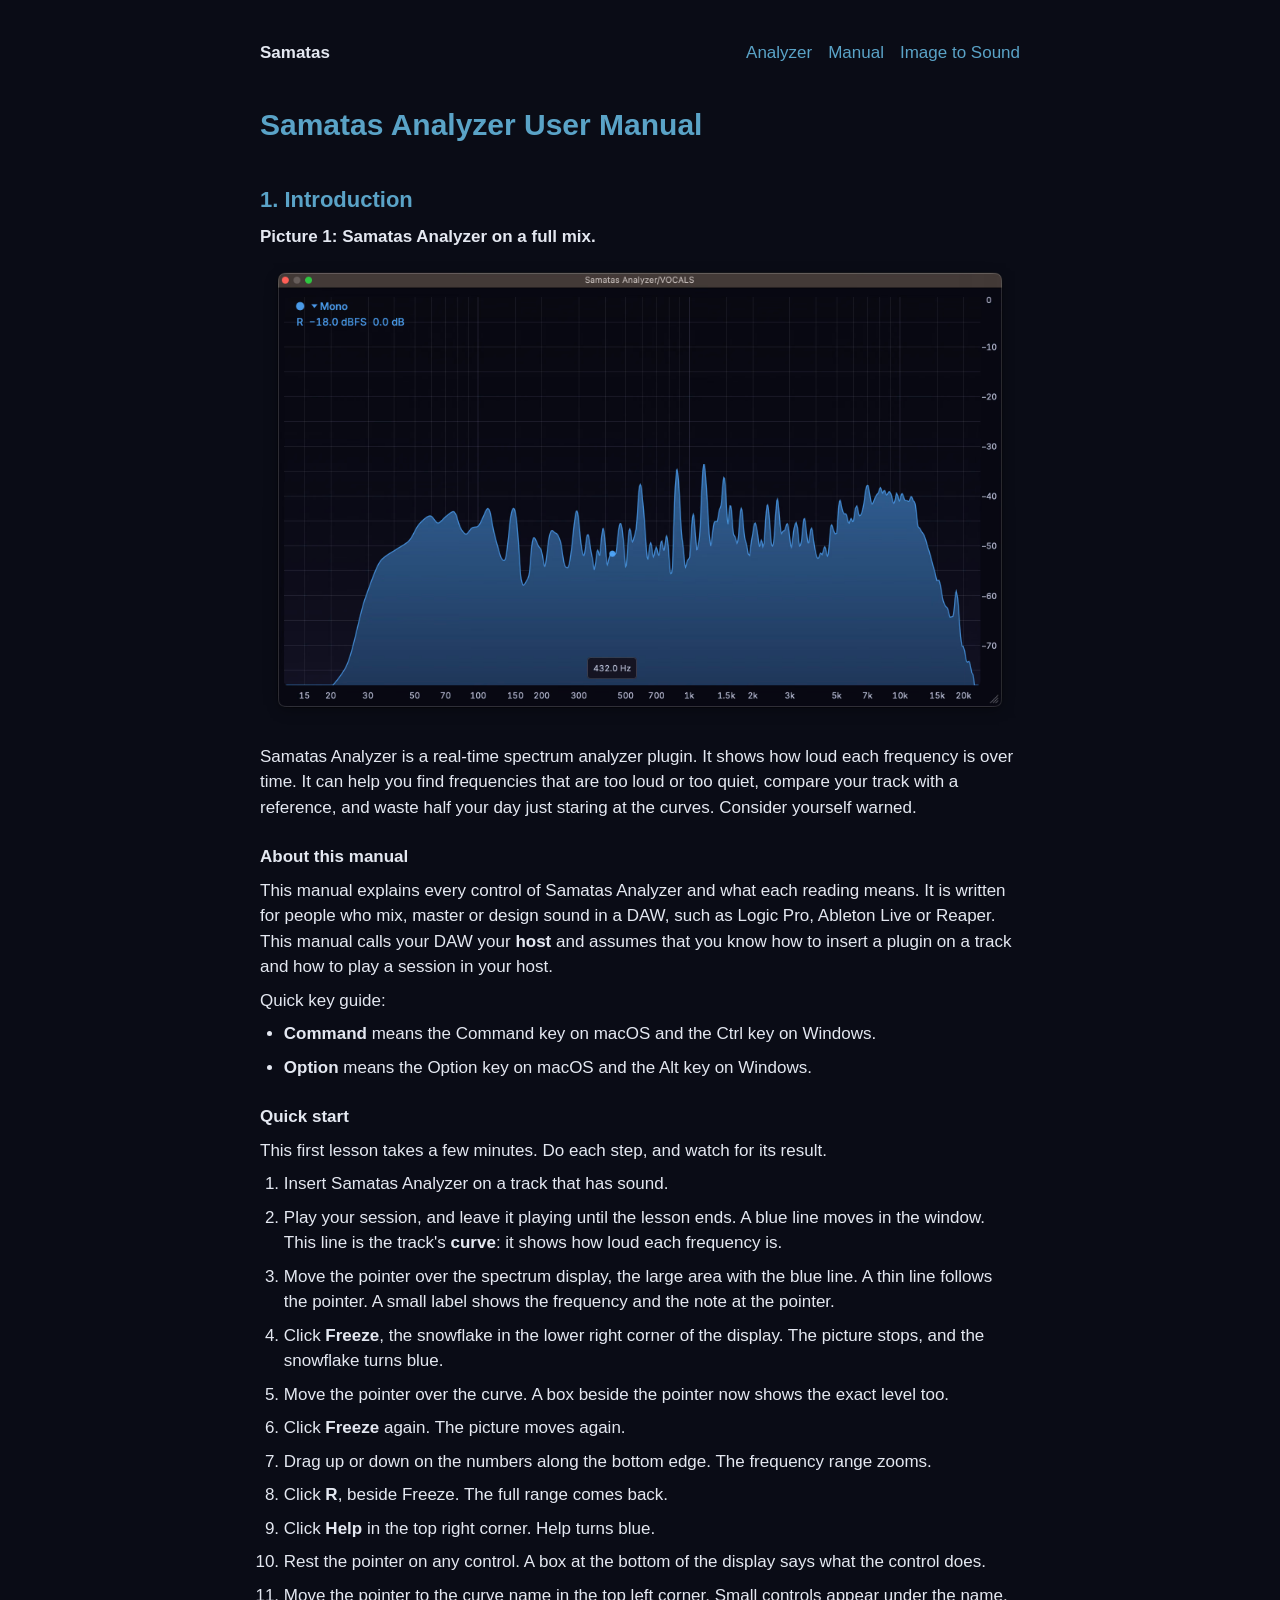
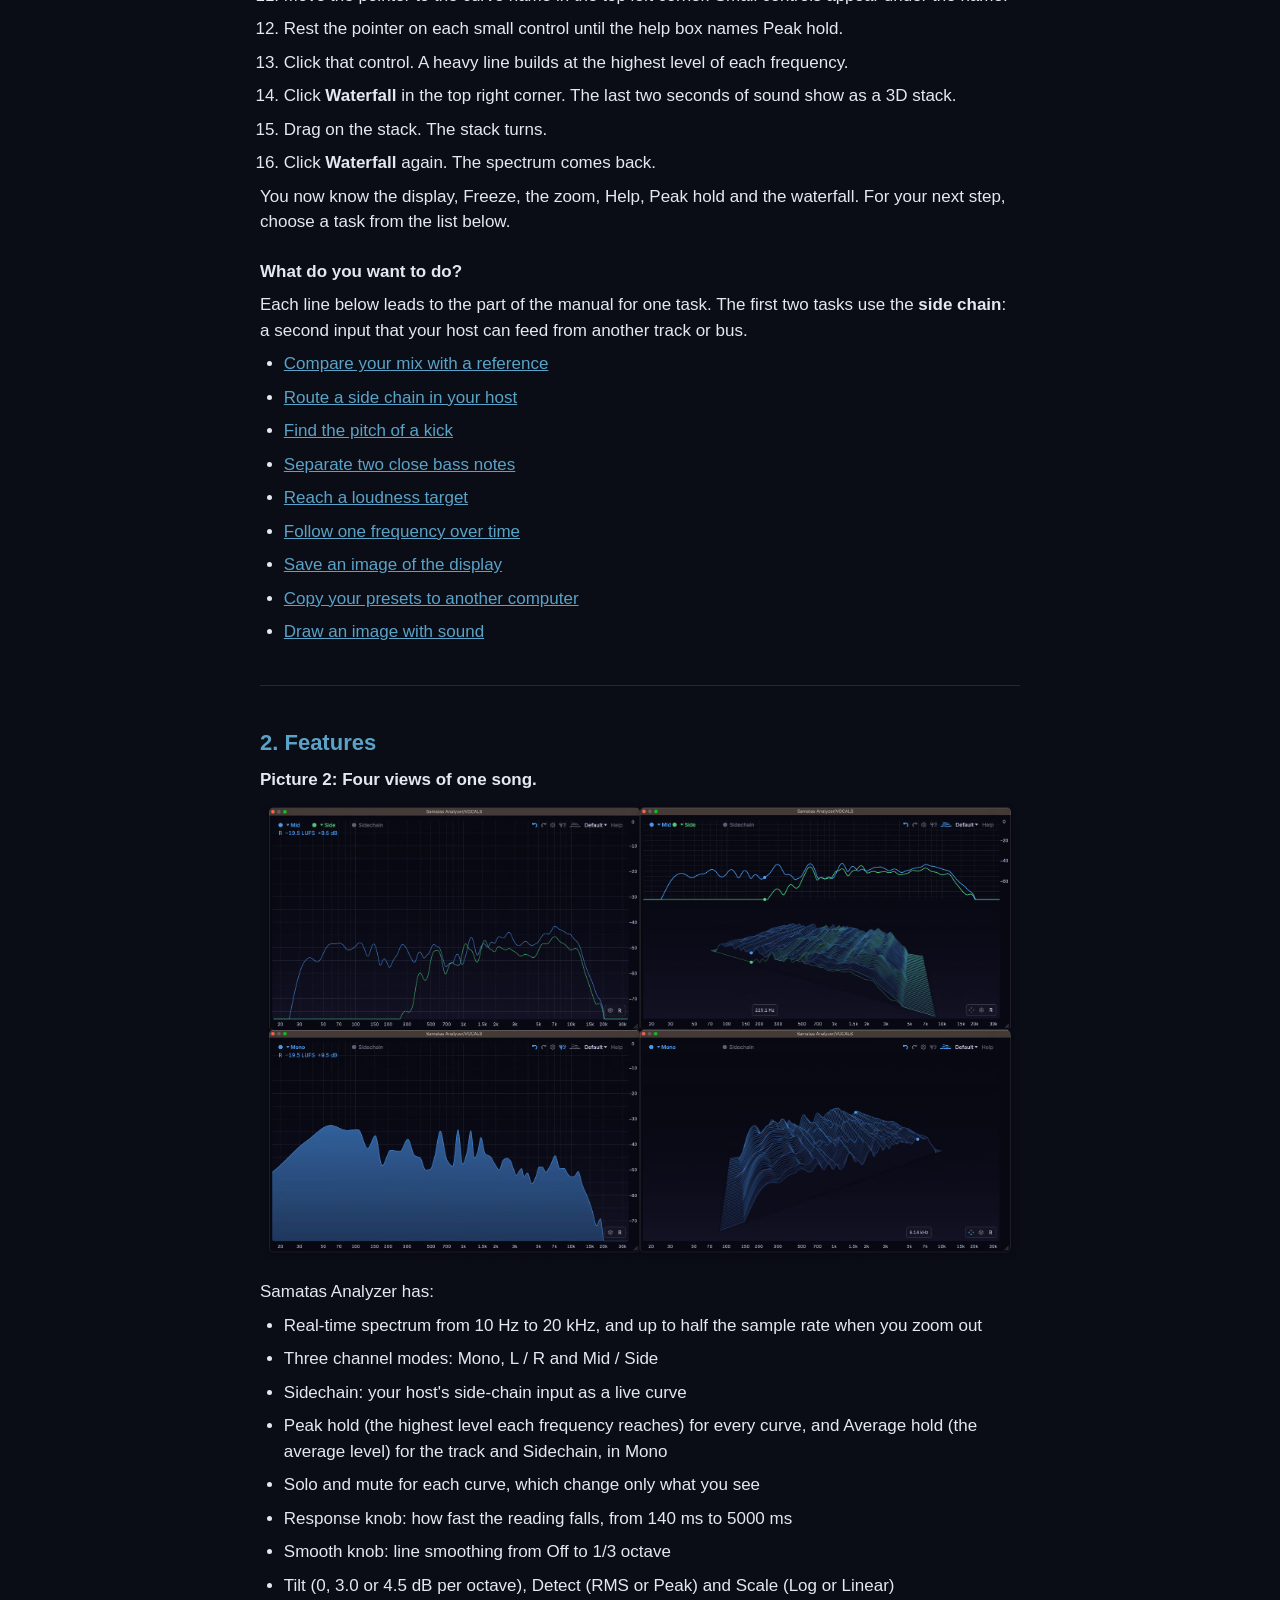
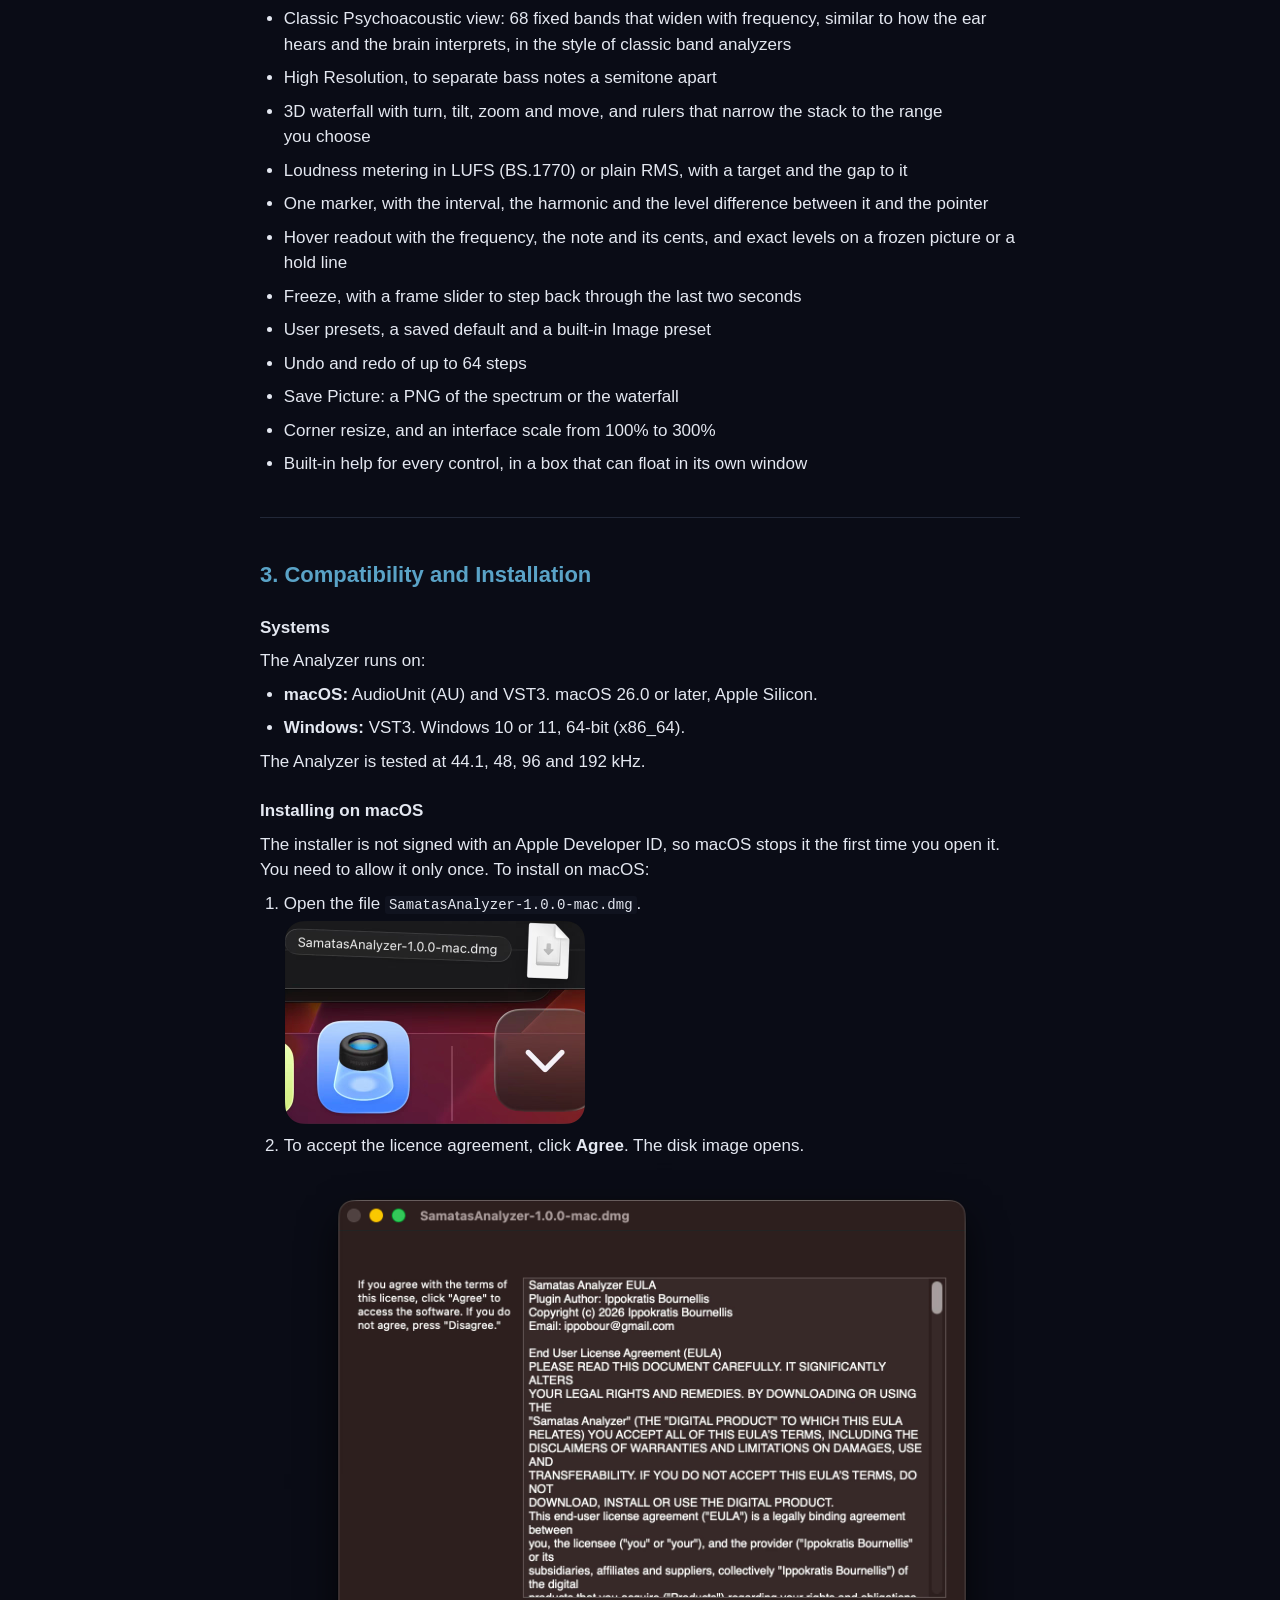
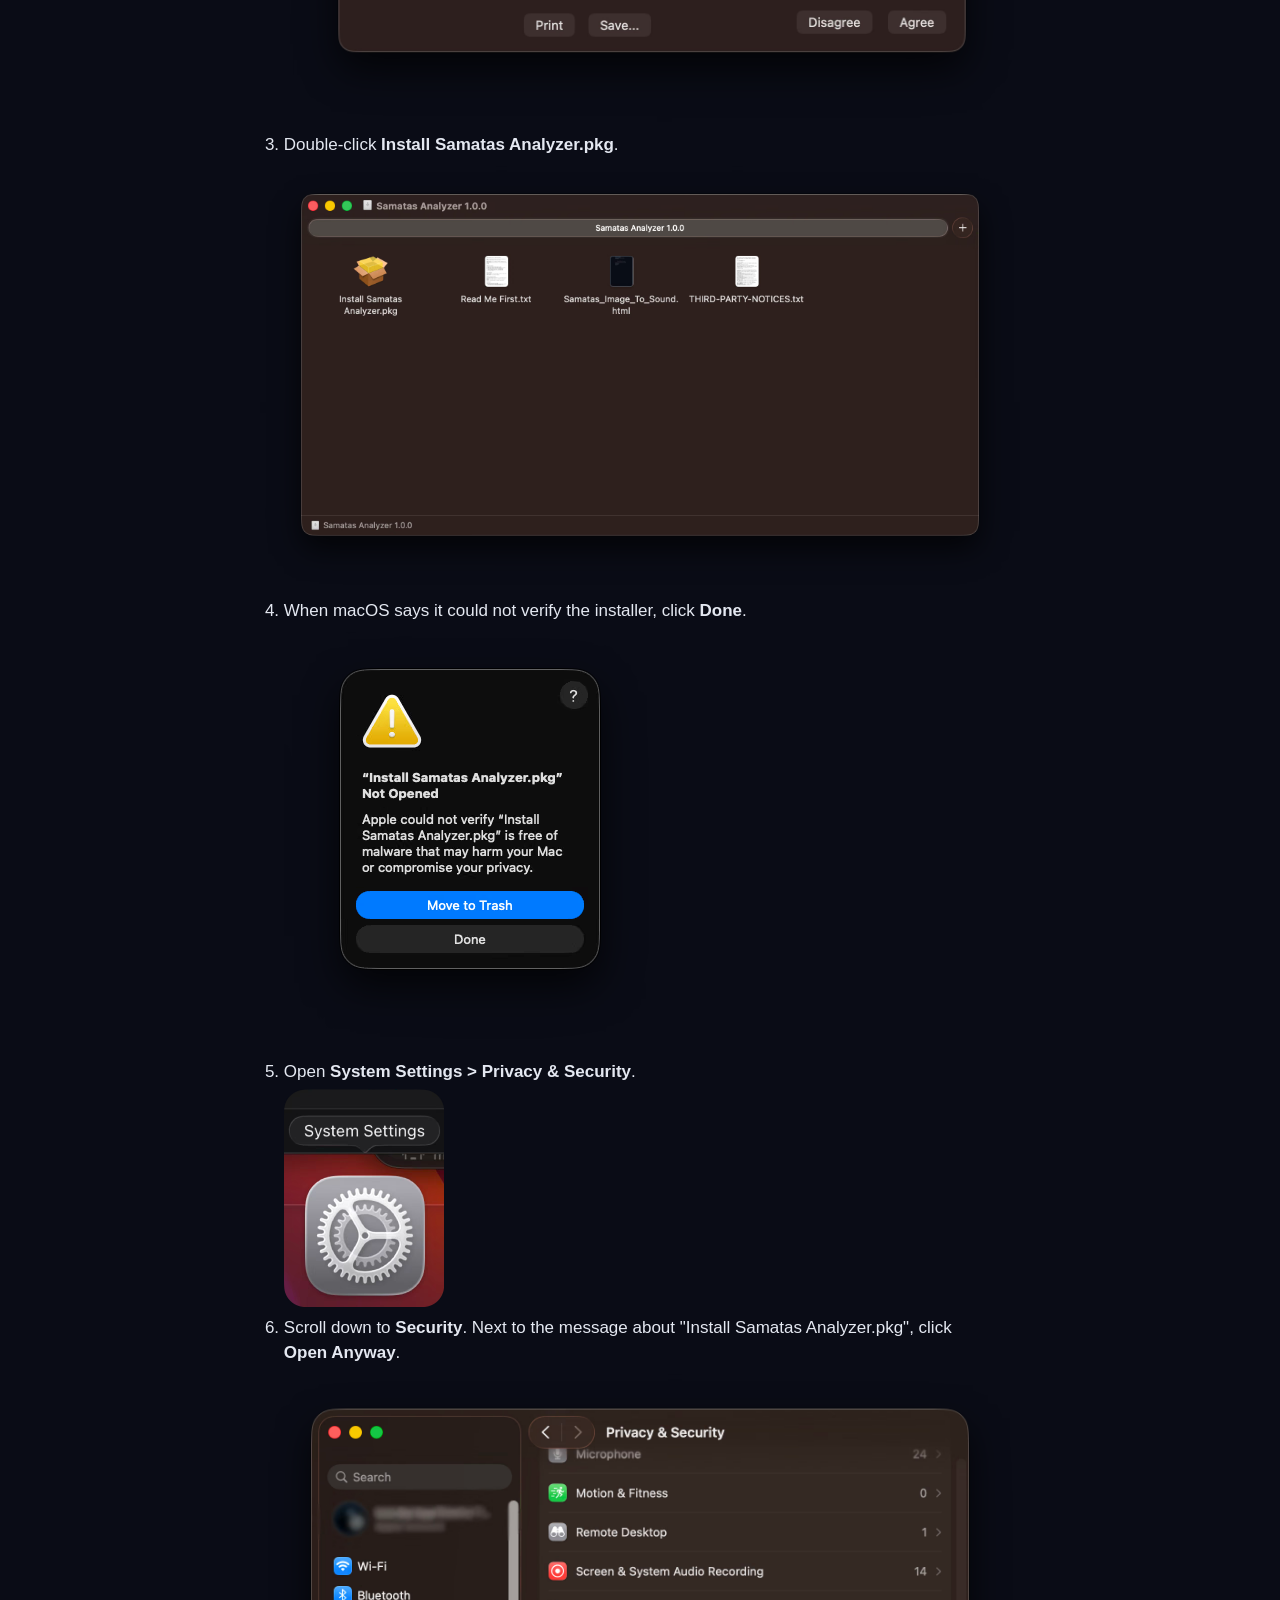
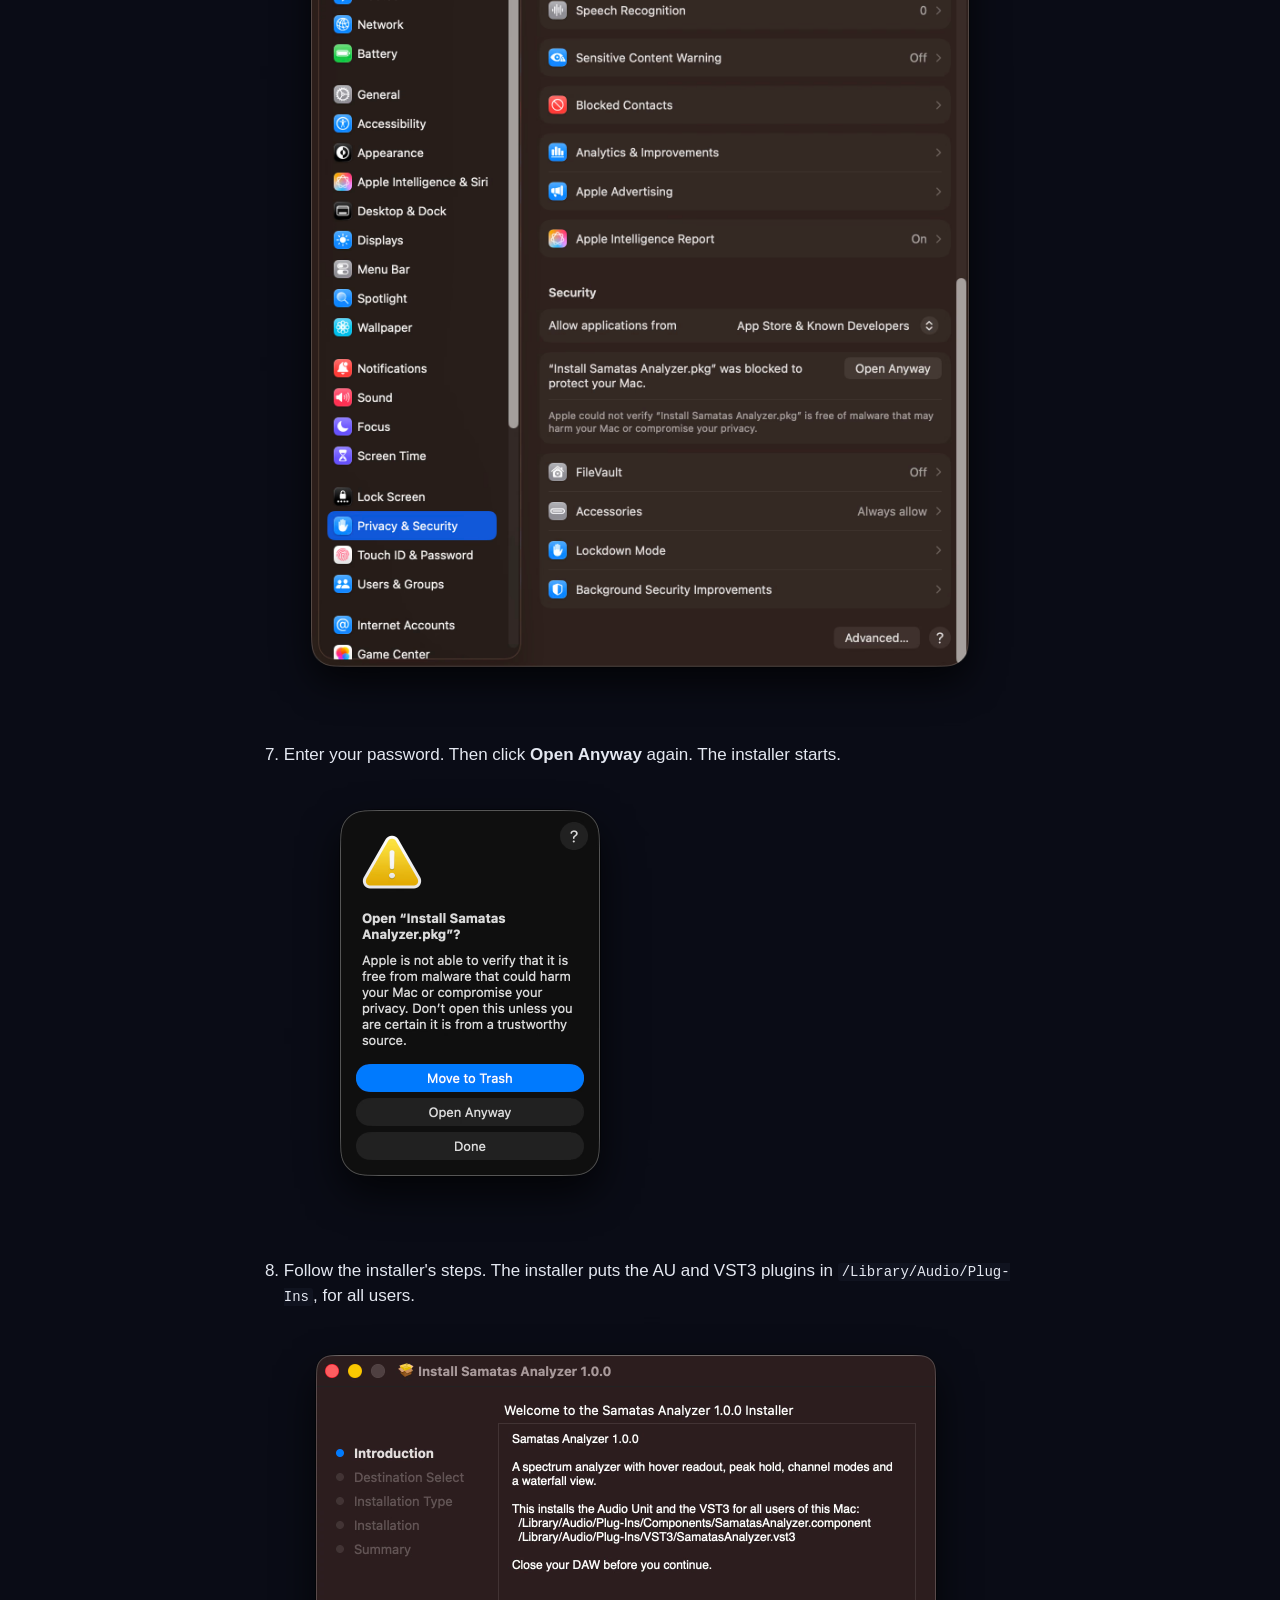
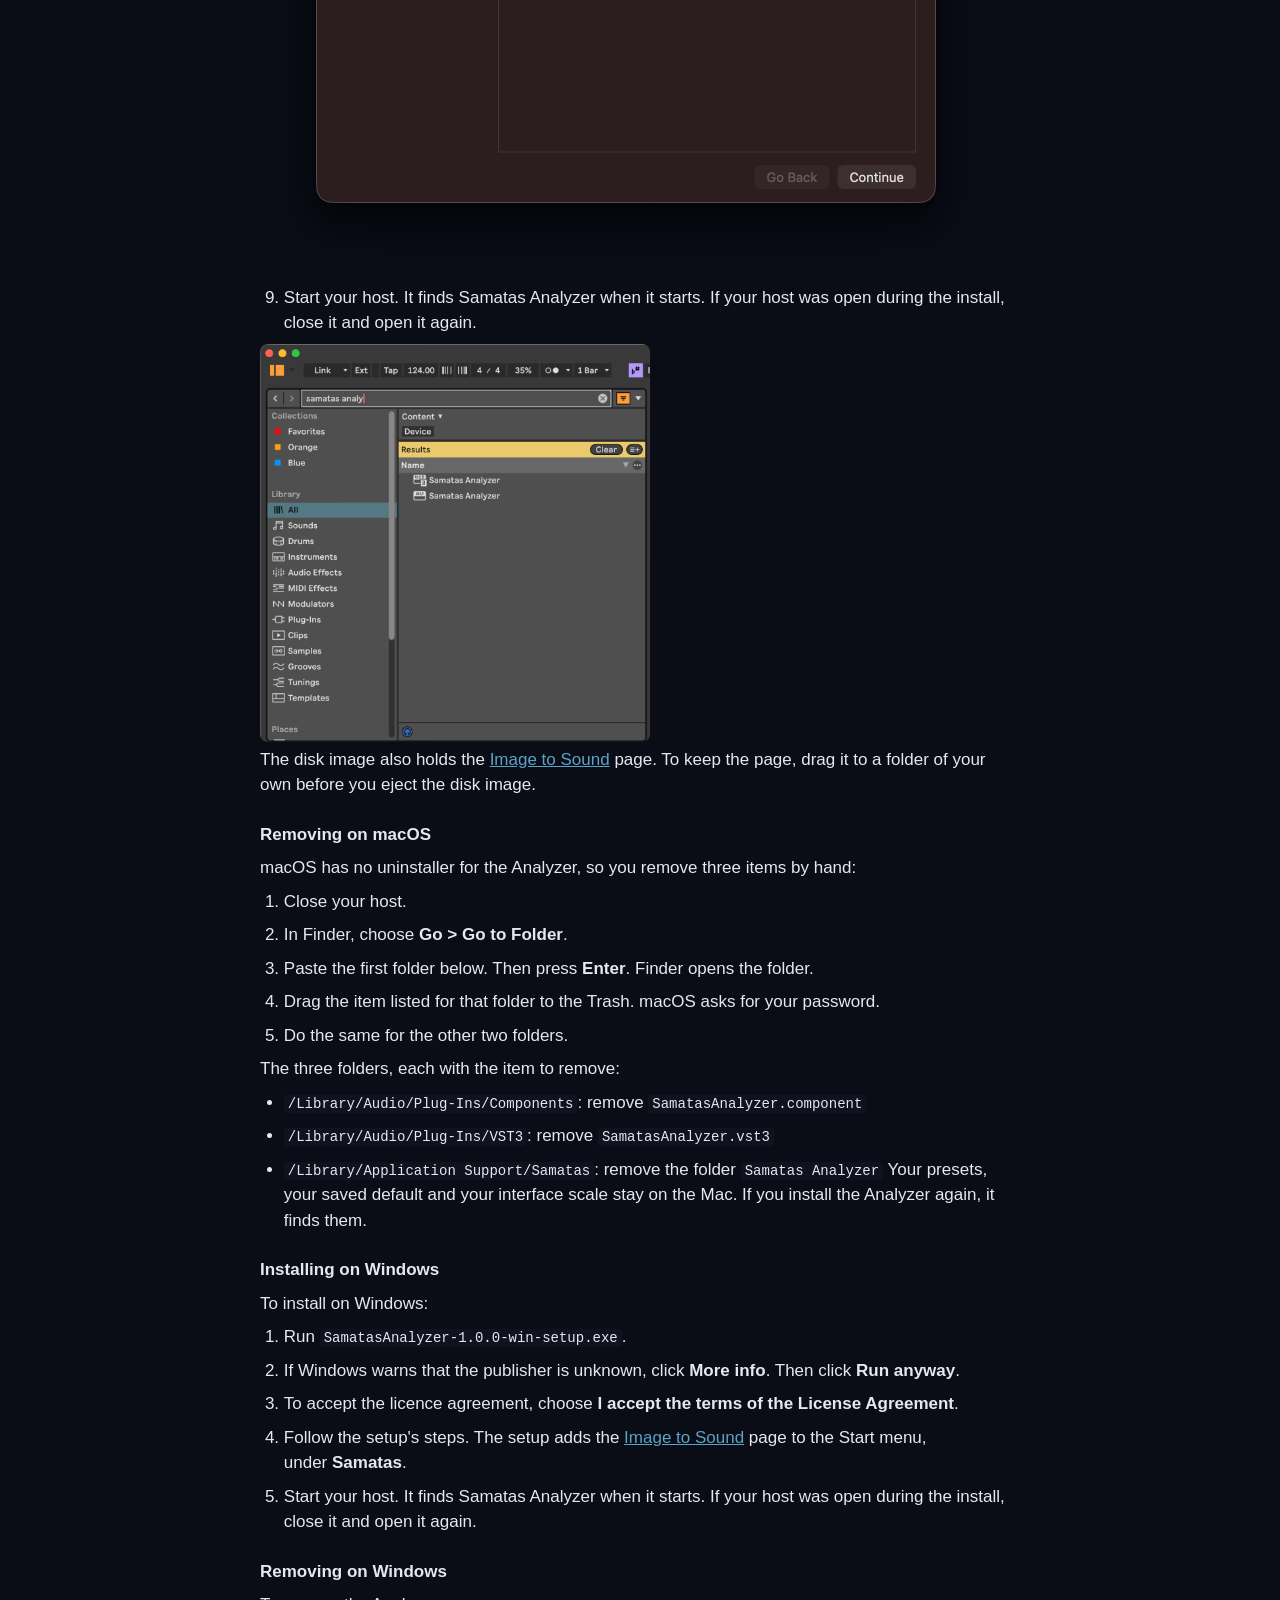
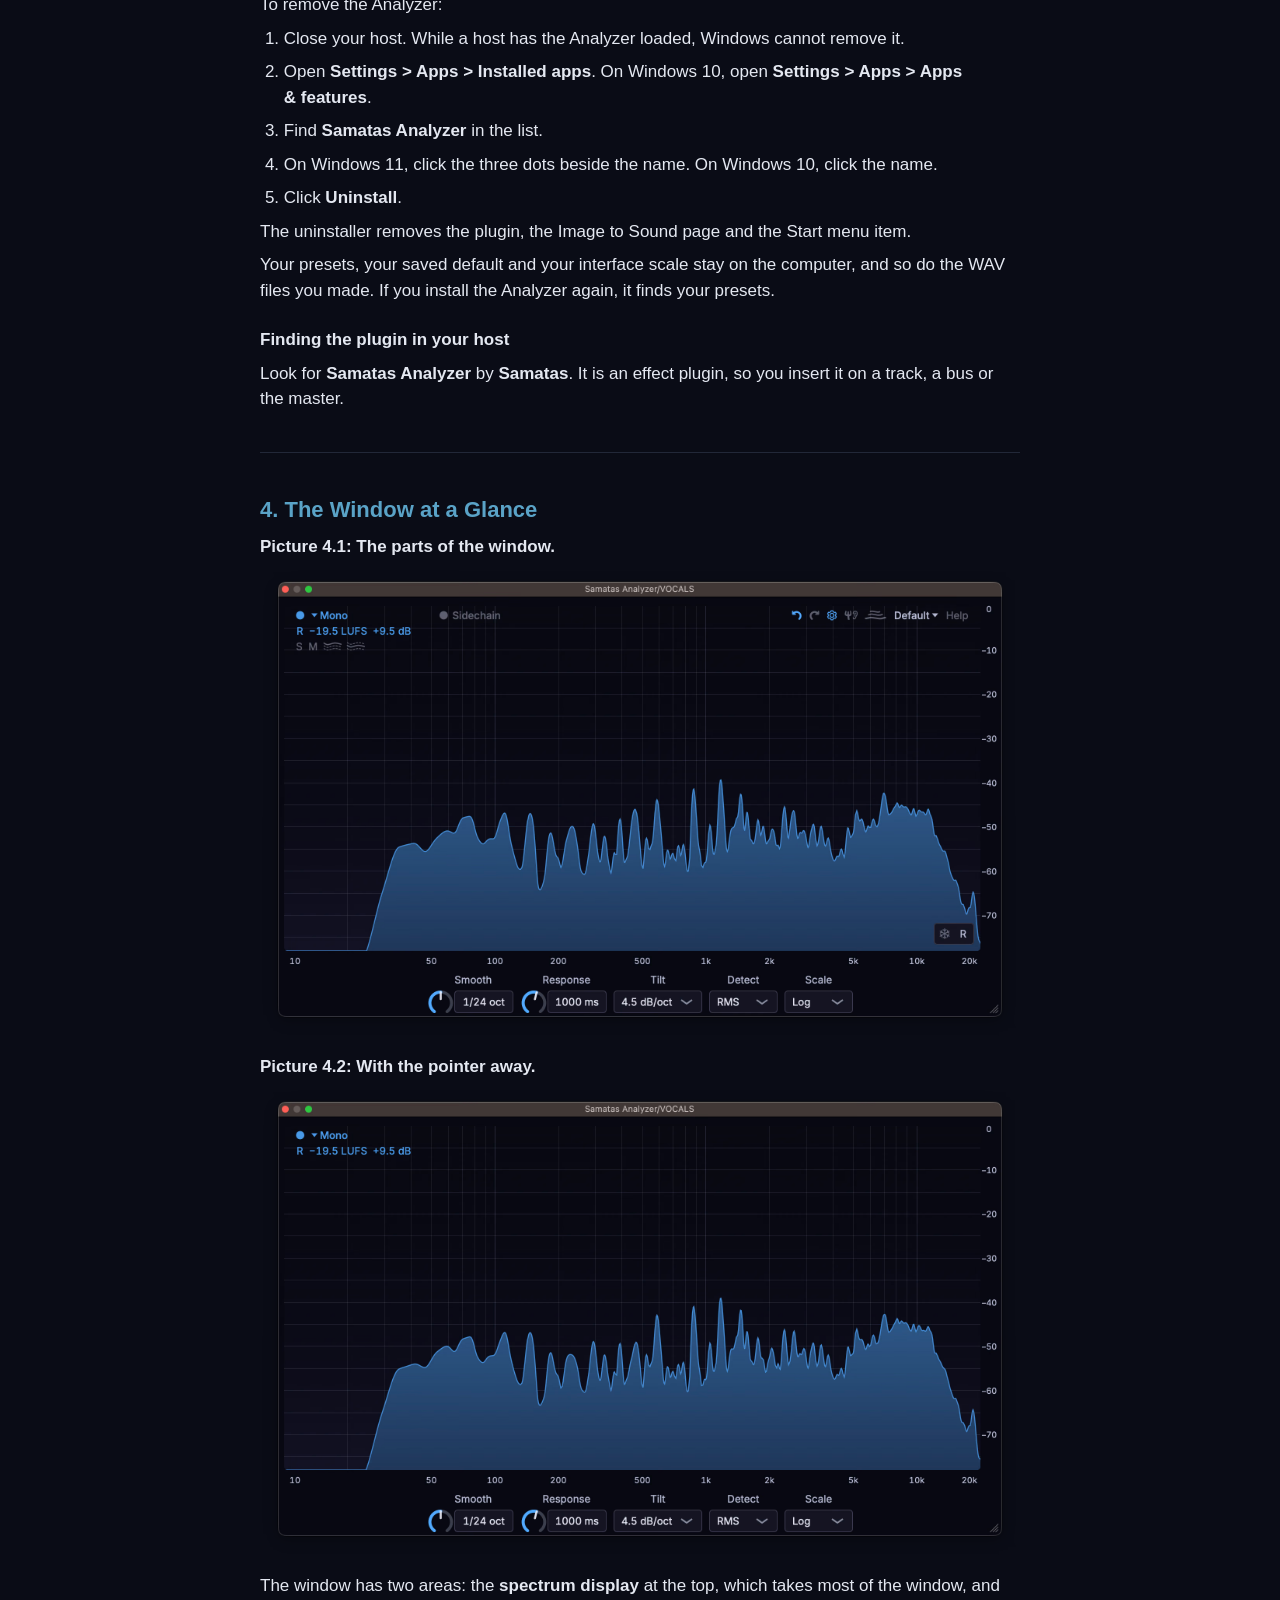
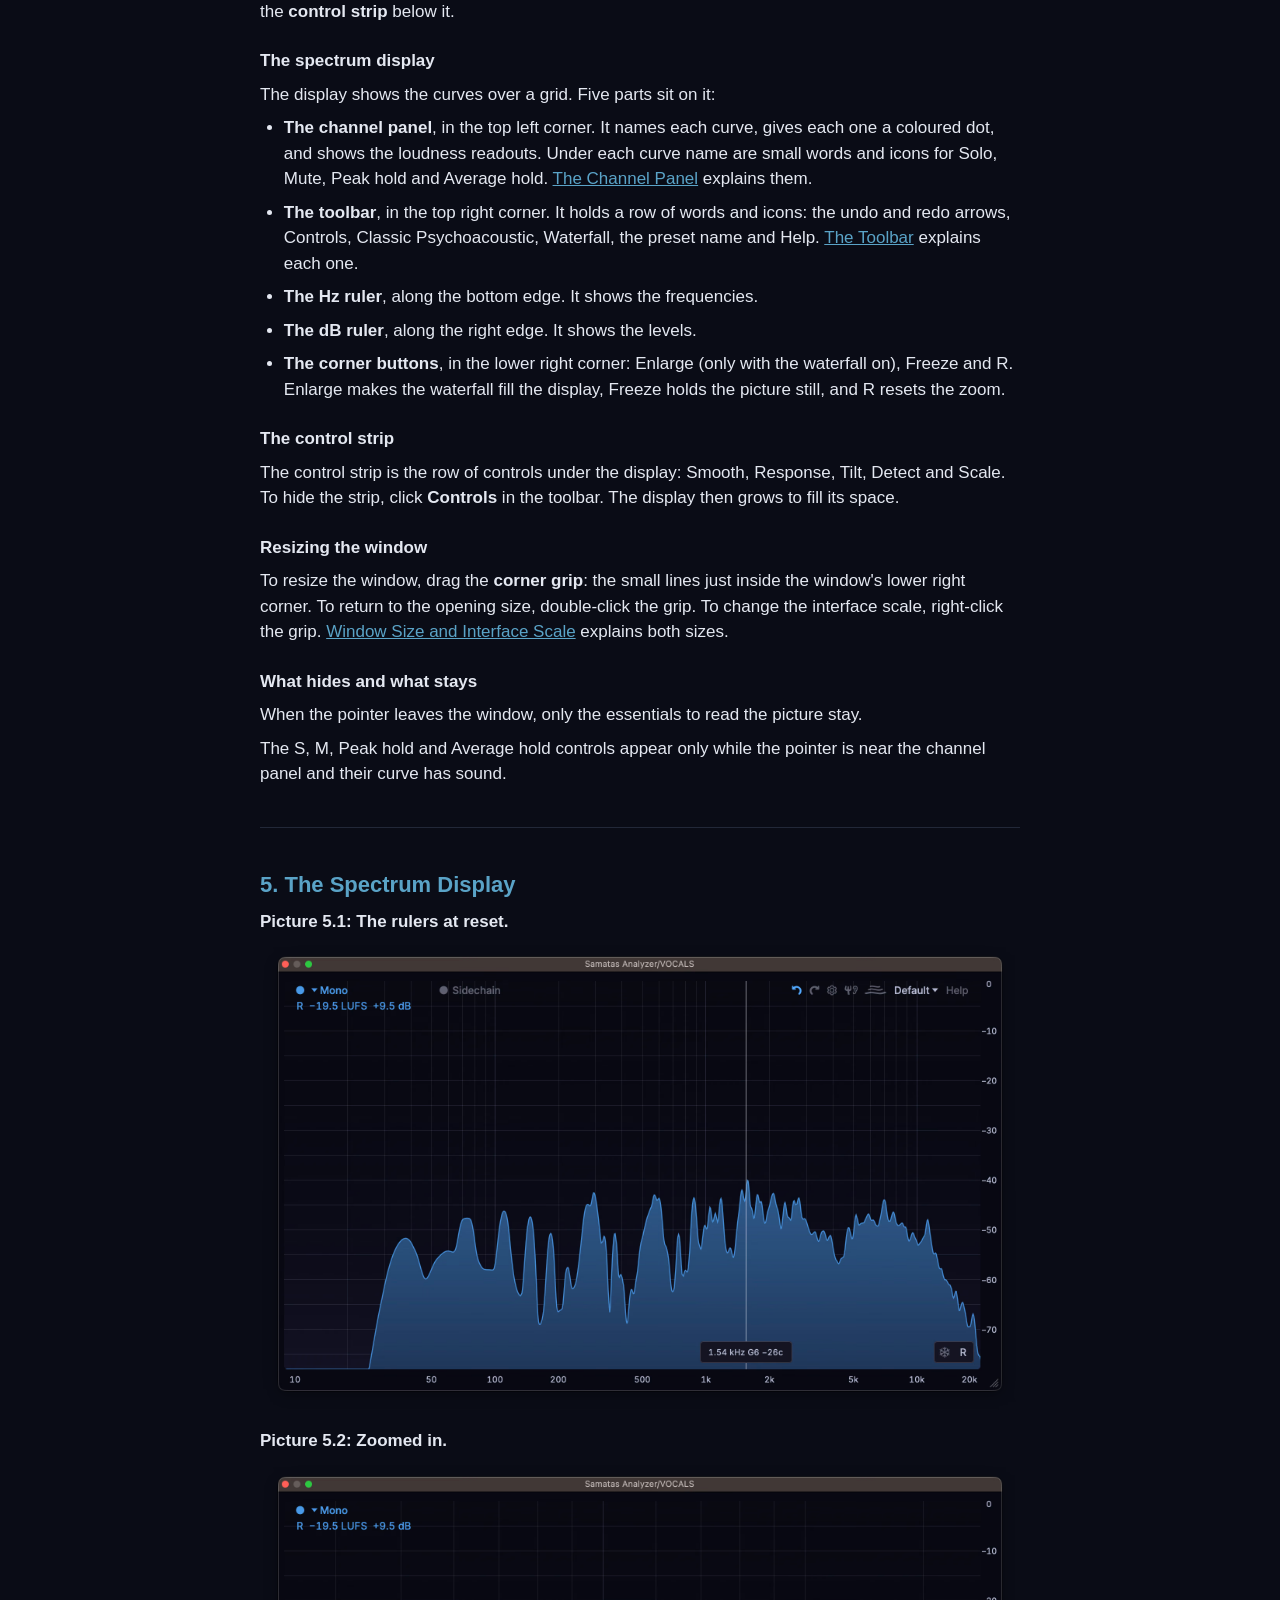
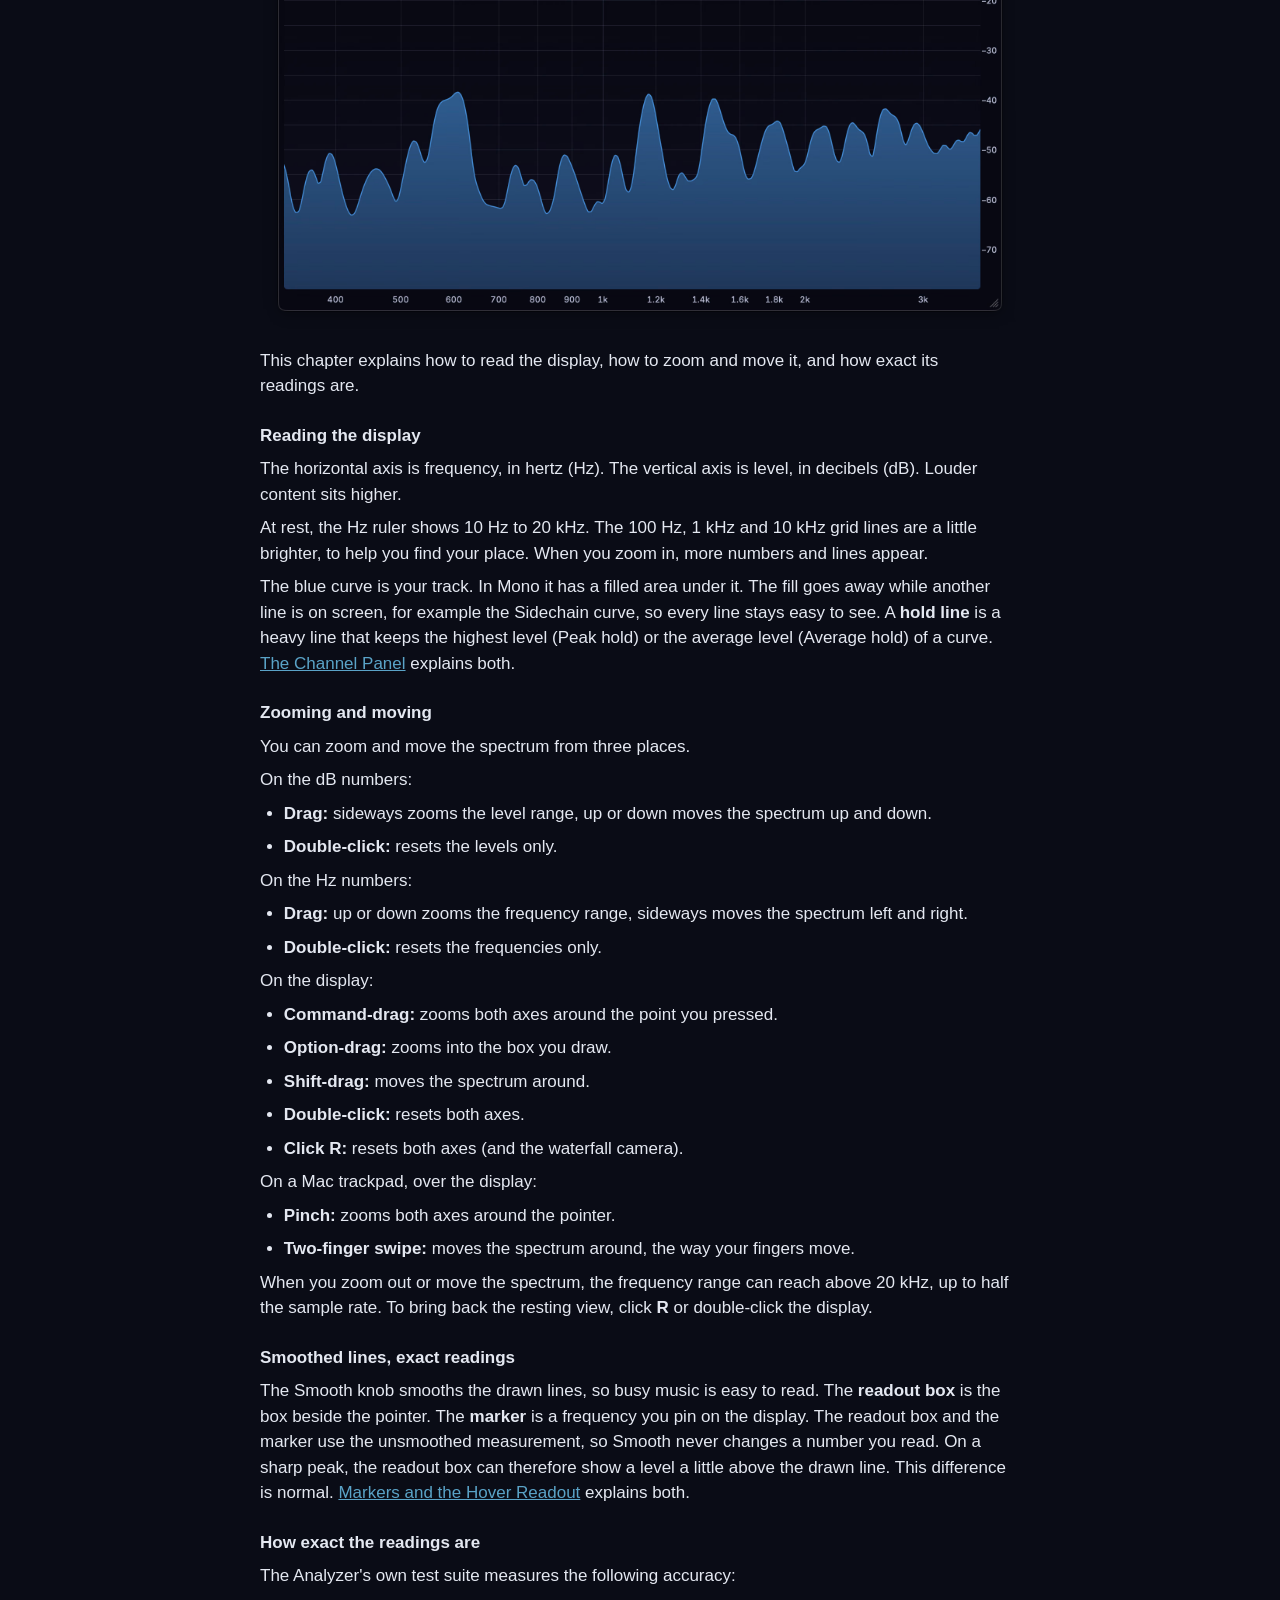
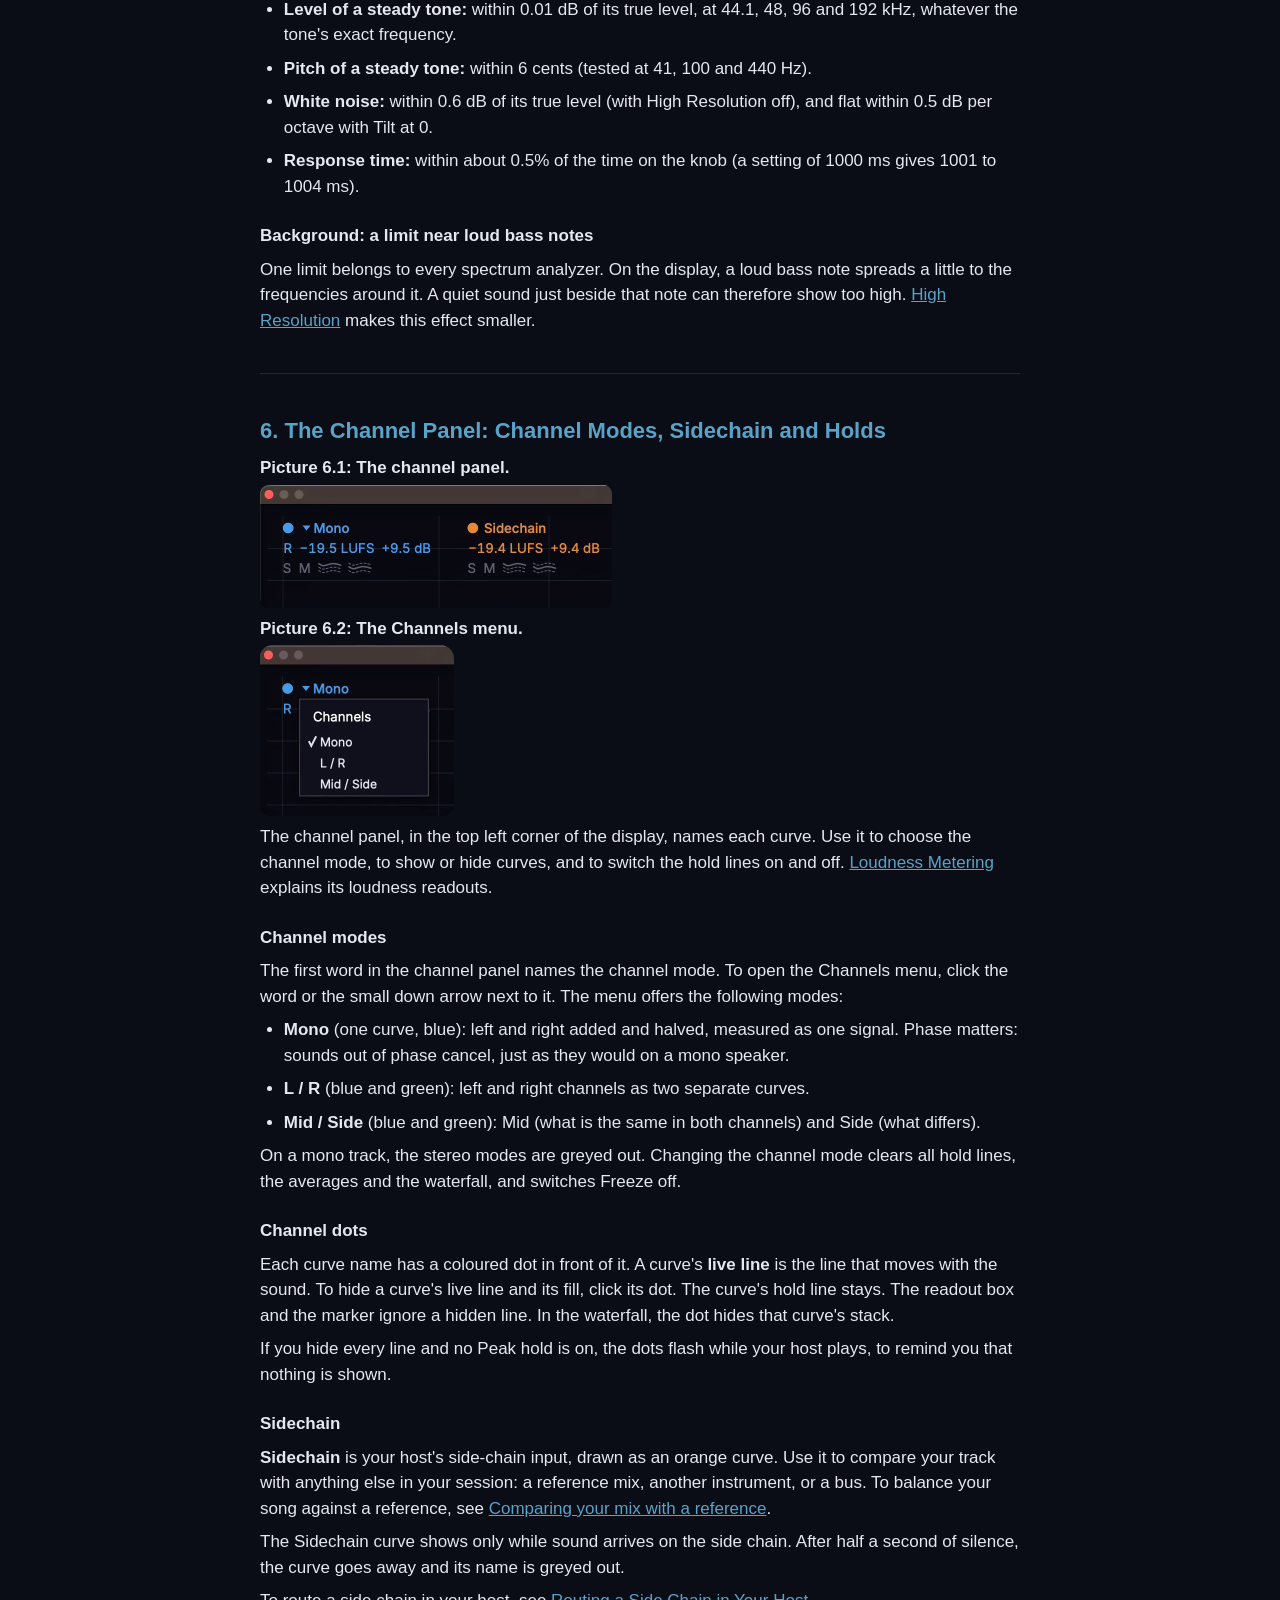
<file: samatas_analyzer_manual.html>
<!DOCTYPE html>
<html xmlns="http://www.w3.org/1999/xhtml" lang="en" xml:lang="en">
<head>
  <meta charset="utf-8" />
  <meta name="generator" content="pandoc 3.12" />
  <meta name="viewport" content="width=device-width, initial-scale=1.0, user-scalable=yes" />
  <title>Samatas Analyzer User Manual</title>
  <style>
    /* Default styles provided by pandoc.
    ** See https://pandoc.org/MANUAL.html#variables-for-html for config info.
    */
    span.smallcaps{font-variant: small-caps;}
    div.columns{display: flex; gap: 1.5em;}
    div.column{flex: auto;}
    @media screen {
    div.columns{gap: min(4vw, 1.5em);}
    div.column{overflow-x: auto;}
    }
    div.hanging-indent{margin-left: 1.5em; text-indent: -1.5em;}
    /* The extra [class] is a hack that increases specificity enough to
       override a similar rule in reveal.js */
    ul.task-list[class]{list-style: none;}
    ul.task-list li input[type="checkbox"] {
      font-size: inherit;
      width: 0.8em;
      margin: 0 0.8em 0.2em -1.6em;
      vertical-align: middle;
    }
  </style>
  <link rel="stylesheet" href="style.css" />
  <meta name="description" content="The user manual of Samatas Analyzer, a spectrum analyzer plugin for macOS and Windows: every control, every reading, and step-by-step tasks.">
  <link rel="canonical" href="https://ippokratis.github.io/samatas/samatas_analyzer_manual.html">
  <meta property="og:title" content="Samatas Analyzer User Manual">
  <meta property="og:type" content="article">
</head>
<body>
<div class="page">
<header class="top">
    <a class="brand" href="./">Samatas</a>
    <nav aria-label="Pages">
        <a href="samatas_analyzer.html">Analyzer</a>
        <a href="samatas_analyzer_manual.html">Manual</a>
        <a href="samatas_analyzer_image-to-sound.html">Image to Sound</a>
    </nav>
</header>
<main class="manual">
<h1 id="samatas-analyzer-user-manual">Samatas Analyzer User Manual</h1>
<h2 id="1-introduction">1. Introduction</h2>
<p><strong>Picture 1: Samatas Analyzer on a full mix.</strong> <img loading="lazy" decoding="async" src="manual_1p0/1FullMix-4248387.avif" alt="1fullmix" /></p>
<p>Samatas Analyzer is a real-time spectrum analyzer plugin. It shows how loud each frequency is over time. It can help you find frequencies that are too loud or too quiet, compare your track with a reference, and waste half your day just staring at the curves. Consider yourself warned.</p>
<h3 id="about-this-manual">About this manual</h3>
<p>This manual explains every control of Samatas Analyzer and what each reading means. It is written for people who mix, master or design sound in a DAW, such as Logic Pro, Ableton Live or Reaper. This manual calls your DAW your <strong>host</strong> and assumes that you know how to insert a plugin on a track and how to play a session in your host.</p>
<p>Quick key guide:</p>
<ul>
<li><strong>Command</strong> means the Command key on macOS and the Ctrl key on Windows.</li>
<li><strong>Option</strong> means the Option key on macOS and the Alt key on Windows.</li>
</ul>
<h3 id="quick-start">Quick start</h3>
<p>This first lesson takes a few minutes. Do each step, and watch for its result.</p>
<ol type="1">
<li>Insert Samatas Analyzer on a track that has sound.</li>
<li>Play your session, and leave it playing until the lesson ends. A blue line moves in the window. This line is the track's <strong>curve</strong>: it shows how loud each frequency is.</li>
<li>Move the pointer over the spectrum display, the large area with the blue line. A thin line follows the pointer. A small label shows the frequency and the note at the pointer.</li>
<li>Click <strong>Freeze</strong>, the snowflake in the lower right corner of the display. The picture stops, and the snowflake turns blue.</li>
<li>Move the pointer over the curve. A box beside the pointer now shows the exact level too.</li>
<li>Click <strong>Freeze</strong> again. The picture moves again.</li>
<li>Drag up or down on the numbers along the bottom edge. The frequency range zooms.</li>
<li>Click <strong>R</strong>, beside Freeze. The full range comes back.</li>
<li>Click <strong>Help</strong> in the top right corner. Help turns blue.</li>
<li>Rest the pointer on any control. A box at the bottom of the display says what the control does.</li>
<li>Move the pointer to the curve name in the top left corner. Small controls appear under the name.</li>
<li>Rest the pointer on each small control until the help box names Peak hold.</li>
<li>Click that control. A heavy line builds at the highest level of each frequency.</li>
<li>Click <strong>Waterfall</strong> in the top right corner. The last two seconds of sound show as a 3D stack.</li>
<li>Drag on the stack. The stack turns.</li>
<li>Click <strong>Waterfall</strong> again. The spectrum comes back.</li>
</ol>
<p>You now know the display, Freeze, the zoom, Help, Peak hold and the waterfall. For your next step, choose a task from the list below.</p>
<h3 id="what-do-you-want-to-do">What do you want to do?</h3>
<p>Each line below leads to the part of the manual for one task. The first two tasks use the <strong>side chain</strong>: a second input that your host can feed from another track or bus.</p>
<ul>
<li><a href="#comparing-your-mix-with-a-reference">Compare your mix with a reference</a></li>
<li><a href="#14-routing-a-side-chain-in-your-host">Route a side chain in your host</a></li>
<li><a href="#finding-the-pitch-of-a-kick">Find the pitch of a kick</a></li>
<li><a href="#11-high-resolution">Separate two close bass notes</a></li>
<li><a href="#reaching-a-loudness-target">Reach a loudness target</a></li>
<li><a href="#following-one-frequency-over-time">Follow one frequency over time</a></li>
<li><a href="#save-picture">Save an image of the display</a></li>
<li><a href="#copying-presets-to-another-computer">Copy your presets to another computer</a></li>
<li><a href="#21-image-to-sound">Draw an image with sound</a></li>
</ul>
<hr />
<h2 id="2-features">2. Features</h2>
<p><strong>Picture 2: Four views of one song.</strong> <img loading="lazy" decoding="async" src="manual_1p0/2_FourViews.avif" alt="2_FourViews" /></p>
<p>Samatas Analyzer has:</p>
<ul>
<li>Real-time spectrum from 10 Hz to 20 kHz, and up to half the sample rate when you zoom out</li>
<li>Three channel modes: Mono, L / R and Mid / Side</li>
<li>Sidechain: your host's side-chain input as a live curve</li>
<li>Peak hold (the highest level each frequency reaches) for every curve, and Average hold (the average level) for the track and Sidechain, in Mono</li>
<li>Solo and mute for each curve, which change only what you see</li>
<li>Response knob: how fast the reading falls, from 140 ms to 5000 ms</li>
<li>Smooth knob: line smoothing from Off to 1/3 octave</li>
<li>Tilt (0, 3.0 or 4.5 dB per octave), Detect (RMS or Peak) and Scale (Log or Linear)</li>
<li>Classic Psychoacoustic view: 68 fixed bands that widen with frequency, similar to how the ear hears and the brain interprets, in the style of classic band analyzers</li>
<li>High Resolution, to separate bass notes a semitone apart</li>
<li>3D waterfall with turn, tilt, zoom and move, and rulers that narrow the stack to the range you choose</li>
<li>Loudness metering in LUFS (BS.1770) or plain RMS, with a target and the gap to it</li>
<li>One marker, with the interval, the harmonic and the level difference between it and the pointer</li>
<li>Hover readout with the frequency, the note and its cents, and exact levels on a frozen picture or a hold line</li>
<li>Freeze, with a frame slider to step back through the last two seconds</li>
<li>User presets, a saved default and a built-in Image preset</li>
<li>Undo and redo of up to 64 steps</li>
<li>Save Picture: a PNG of the spectrum or the waterfall</li>
<li>Corner resize, and an interface scale from 100% to 300%</li>
<li>Built-in help for every control, in a box that can float in its own window</li>
</ul>
<hr />
<h2 id="3-compatibility-and-installation">3. Compatibility and Installation</h2>
<h3 id="systems">Systems</h3>
<p>The Analyzer runs on:</p>
<ul>
<li><strong>macOS:</strong> AudioUnit (AU) and VST3. macOS 26.0 or later, Apple Silicon.</li>
<li><strong>Windows:</strong> VST3. Windows 10 or 11, 64-bit (x86_64).</li>
</ul>
<p>The Analyzer is tested at 44.1, 48, 96 and 192 kHz.</p>
<h3 id="installing-on-macos">Installing on macOS</h3>
<p>The installer is not signed with an Apple Developer ID, so macOS stops it the first time you open it. You need to allow it only once. To install on macOS:</p>
<ol type="1">
<li><p>Open the file <code>SamatasAnalyzer-1.0.0-mac.dmg</code>. <img loading="lazy" decoding="async" src="manual_1p0/3_1OpenDmg.avif" alt="3_1OpenDmg" style="zoom:50%;" /></p></li>
<li><p>To accept the licence agreement, click <strong>Agree</strong>. The disk image opens. <img loading="lazy" decoding="async" src="manual_1p0/3_2Agree.avif" alt="3_2Agree" style="zoom:50%;" /></p></li>
<li><p>Double-click <strong>Install Samatas Analyzer.pkg</strong>.</p></li>
</ol>
<img loading="lazy" decoding="async" src="manual_1p0/3_3Install.avif" alt="3_3Install" style="zoom:50%;" />

<ol start="4" type="1">
<li><p>When macOS says it could not verify the installer, click <strong>Done</strong>. <img loading="lazy" decoding="async" src="manual_1p0/3_4Done.avif" alt="3_4Done" /></p></li>
<li><p>Open <strong>System Settings &gt; Privacy &amp; Security</strong>. <img loading="lazy" decoding="async" src="manual_1p0/3_5Settings-4829925.avif" alt="3_5Settings" style="zoom:50%;" /></p></li>
<li><p>Scroll down to <strong>Security</strong>. Next to the message about "Install Samatas Analyzer.pkg", click <strong>Open Anyway</strong>.</p></li>
</ol>
<img loading="lazy" decoding="async" src="manual_1p0/3_6Allow.avif" alt="3_6Allow" style="zoom:50%;" />

<ol start="7" type="1">
<li><p>Enter your password. Then click <strong>Open Anyway</strong> again. The installer starts. <img loading="lazy" decoding="async" src="manual_1p0/3_7OpenAnyway.avif" alt="3_7OpenAnyway" style="zoom:50%;" /></p></li>
<li><p>Follow the installer's steps. The installer puts the AU and VST3 plugins in <code>/Library/Audio/Plug-Ins</code>, for all users.</p></li>
</ol>
<img loading="lazy" decoding="async" src="manual_1p0/3_8Installer.avif" alt="3_8Installer" style="zoom:50%;" />

<ol start="9" type="1">
<li>Start your host. It finds Samatas Analyzer when it starts. If your host was open during the install, close it and open it again.</li>
</ol>
<img loading="lazy" decoding="async" src="manual_1p0/3_9ScanPlugins-4831707.avif" alt="3_9ScanPlugins" style="zoom:33%;" />

<p>The disk image also holds the <a href="#21-image-to-sound">Image to Sound</a> page. To keep the page, drag it to a folder of your own before you eject the disk image.</p>
<h3 id="removing-on-macos">Removing on macOS</h3>
<p>macOS has no uninstaller for the Analyzer, so you remove three items by hand:</p>
<ol type="1">
<li>Close your host.</li>
<li>In Finder, choose <strong>Go &gt; Go to Folder</strong>.</li>
<li>Paste the first folder below. Then press <strong>Enter</strong>. Finder opens the folder.</li>
<li>Drag the item listed for that folder to the Trash. macOS asks for your password.</li>
<li>Do the same for the other two folders.</li>
</ol>
<p>The three folders, each with the item to remove:</p>
<ul>
<li><code>/Library/Audio/Plug-Ins/Components</code>: remove <code>SamatasAnalyzer.component</code></li>
<li><code>/Library/Audio/Plug-Ins/VST3</code>: remove <code>SamatasAnalyzer.vst3</code></li>
<li><code>/Library/Application Support/Samatas</code>: remove the folder <code>Samatas Analyzer</code> Your presets, your saved default and your interface scale stay on the Mac. If you install the Analyzer again, it finds them.</li>
</ul>
<h3 id="installing-on-windows">Installing on Windows</h3>
<p>To install on Windows:</p>
<ol type="1">
<li>Run <code>SamatasAnalyzer-1.0.0-win-setup.exe</code>.</li>
<li>If Windows warns that the publisher is unknown, click <strong>More info</strong>. Then click <strong>Run anyway</strong>.</li>
<li>To accept the licence agreement, choose <strong>I accept the terms of the License Agreement</strong>.</li>
<li>Follow the setup's steps. The setup adds the <a href="#21-image-to-sound">Image to Sound</a> page to the Start menu, under <strong>Samatas</strong>.</li>
<li>Start your host. It finds Samatas Analyzer when it starts. If your host was open during the install, close it and open it again.</li>
</ol>
<h3 id="removing-on-windows">Removing on Windows</h3>
<p>To remove the Analyzer:</p>
<ol type="1">
<li>Close your host. While a host has the Analyzer loaded, Windows cannot remove it.</li>
<li>Open <strong>Settings &gt; Apps &gt; Installed apps</strong>. On Windows 10, open <strong>Settings &gt; Apps &gt; Apps &amp; features</strong>.</li>
<li>Find <strong>Samatas Analyzer</strong> in the list.</li>
<li>On Windows 11, click the three dots beside the name. On Windows 10, click the name.</li>
<li>Click <strong>Uninstall</strong>.</li>
</ol>
<p>The uninstaller removes the plugin, the Image to Sound page and the Start menu item.</p>
<p>Your presets, your saved default and your interface scale stay on the computer, and so do the WAV files you made. If you install the Analyzer again, it finds your presets.</p>
<h3 id="finding-the-plugin-in-your-host">Finding the plugin in your host</h3>
<p>Look for <strong>Samatas Analyzer</strong> by <strong>Samatas</strong>. It is an effect plugin, so you insert it on a track, a bus or the master.</p>
<hr />
<h2 id="4-the-window-at-a-glance">4. The Window at a Glance</h2>
<p><strong>Picture 4.1: The parts of the window.</strong> <img loading="lazy" decoding="async" src="manual_1p0/4_1WindowPartsPointerOn.avif" alt="4_1WindowPartsPointerOn" /></p>
<p><strong>Picture 4.2: With the pointer away.</strong> <img loading="lazy" decoding="async" src="manual_1p0/4_1WindowPartsPointerAway.avif" alt="4_1WindowPartsPointerAway" /></p>
<p>The window has two areas: the <strong>spectrum display</strong> at the top, which takes most of the window, and the <strong>control strip</strong> below it.</p>
<h3 id="the-spectrum-display">The spectrum display</h3>
<p>The display shows the curves over a grid. Five parts sit on it:</p>
<ul>
<li><strong>The channel panel</strong>, in the top left corner. It names each curve, gives each one a coloured dot, and shows the loudness readouts. Under each curve name are small words and icons for Solo, Mute, Peak hold and Average hold. <a href="#6-the-channel-panel-channel-modes-sidechain-and-holds">The Channel Panel</a> explains them.</li>
<li><strong>The toolbar</strong>, in the top right corner. It holds a row of words and icons: the undo and redo arrows, Controls, Classic Psychoacoustic, Waterfall, the preset name and Help. <a href="#8-the-toolbar">The Toolbar</a> explains each one.</li>
<li><strong>The Hz ruler</strong>, along the bottom edge. It shows the frequencies.</li>
<li><strong>The dB ruler</strong>, along the right edge. It shows the levels.</li>
<li><strong>The corner buttons</strong>, in the lower right corner: Enlarge (only with the waterfall on), Freeze and R. Enlarge makes the waterfall fill the display, Freeze holds the picture still, and R resets the zoom.</li>
</ul>
<h3 id="the-control-strip">The control strip</h3>
<p>The control strip is the row of controls under the display: Smooth, Response, Tilt, Detect and Scale. To hide the strip, click <strong>Controls</strong> in the toolbar. The display then grows to fill its space.</p>
<h3 id="resizing-the-window">Resizing the window</h3>
<p>To resize the window, drag the <strong>corner grip</strong>: the small lines just inside the window's lower right corner. To return to the opening size, double-click the grip. To change the interface scale, right-click the grip. <a href="#18-window-size-and-interface-scale">Window Size and Interface Scale</a> explains both sizes.</p>
<h3 id="what-hides-and-what-stays">What hides and what stays</h3>
<p>When the pointer leaves the window, only the essentials to read the picture stay.</p>
<p>The S, M, Peak hold and Average hold controls appear only while the pointer is near the channel panel and their curve has sound.</p>
<hr />
<h2 id="5-the-spectrum-display">5. The Spectrum Display</h2>
<p><strong>Picture 5.1: The rulers at reset.</strong> <img loading="lazy" decoding="async" src="manual_1p0/5_1Reset.avif" alt="5_1Reset" /></p>
<p><strong>Picture 5.2: Zoomed in.</strong> <img loading="lazy" decoding="async" src="manual_1p0/5_2Zoom.avif" alt="5_2Zoom" /></p>
<p>This chapter explains how to read the display, how to zoom and move it, and how exact its readings are.</p>
<h3 id="reading-the-display">Reading the display</h3>
<p>The horizontal axis is frequency, in hertz (Hz). The vertical axis is level, in decibels (dB). Louder content sits higher.</p>
<p>At rest, the Hz ruler shows 10 Hz to 20 kHz. The 100 Hz, 1 kHz and 10 kHz grid lines are a little brighter, to help you find your place. When you zoom in, more numbers and lines appear.</p>
<p>The blue curve is your track. In Mono it has a filled area under it. The fill goes away while another line is on screen, for example the Sidechain curve, so every line stays easy to see. A <strong>hold line</strong> is a heavy line that keeps the highest level (Peak hold) or the average level (Average hold) of a curve. <a href="#6-the-channel-panel-channel-modes-sidechain-and-holds">The Channel Panel</a> explains both.</p>
<h3 id="zooming-and-moving">Zooming and moving</h3>
<p>You can zoom and move the spectrum from three places.</p>
<p>On the dB numbers:</p>
<ul>
<li><strong>Drag:</strong> sideways zooms the level range, up or down moves the spectrum up and down.</li>
<li><strong>Double-click:</strong> resets the levels only.</li>
</ul>
<p>On the Hz numbers:</p>
<ul>
<li><strong>Drag:</strong> up or down zooms the frequency range, sideways moves the spectrum left and right.</li>
<li><strong>Double-click:</strong> resets the frequencies only.</li>
</ul>
<p>On the display:</p>
<ul>
<li><strong>Command-drag:</strong> zooms both axes around the point you pressed.</li>
<li><strong>Option-drag:</strong> zooms into the box you draw.</li>
<li><strong>Shift-drag:</strong> moves the spectrum around.</li>
<li><strong>Double-click:</strong> resets both axes.</li>
<li><strong>Click R:</strong> resets both axes (and the waterfall camera).</li>
</ul>
<p>On a Mac trackpad, over the display:</p>
<ul>
<li><strong>Pinch:</strong> zooms both axes around the pointer.</li>
<li><strong>Two-finger swipe:</strong> moves the spectrum around, the way your fingers move.</li>
</ul>
<p>When you zoom out or move the spectrum, the frequency range can reach above 20 kHz, up to half the sample rate. To bring back the resting view, click <strong>R</strong> or double-click the display.</p>
<h3 id="smoothed-lines-exact-readings">Smoothed lines, exact readings</h3>
<p>The Smooth knob smooths the drawn lines, so busy music is easy to read. The <strong>readout box</strong> is the box beside the pointer. The <strong>marker</strong> is a frequency you pin on the display. The readout box and the marker use the unsmoothed measurement, so Smooth never changes a number you read. On a sharp peak, the readout box can therefore show a level a little above the drawn line. This difference is normal. <a href="#9-markers-and-the-hover-readout">Markers and the Hover Readout</a> explains both.</p>
<h3 id="how-exact-the-readings-are">How exact the readings are</h3>
<p>The Analyzer's own test suite measures the following accuracy:</p>
<ul>
<li><strong>Level of a steady tone:</strong> within 0.01 dB of its true level, at 44.1, 48, 96 and 192 kHz, whatever the tone's exact frequency.</li>
<li><strong>Pitch of a steady tone:</strong> within 6 cents (tested at 41, 100 and 440 Hz).</li>
<li><strong>White noise:</strong> within 0.6 dB of its true level (with High Resolution off), and flat within 0.5 dB per octave with Tilt at 0.</li>
<li><strong>Response time:</strong> within about 0.5% of the time on the knob (a setting of 1000 ms gives 1001 to 1004 ms).</li>
</ul>
<h3 id="background-a-limit-near-loud-bass-notes">Background: a limit near loud bass notes</h3>
<p>One limit belongs to every spectrum analyzer. On the display, a loud bass note spreads a little to the frequencies around it. A quiet sound just beside that note can therefore show too high. <a href="#11-high-resolution">High Resolution</a> makes this effect smaller.</p>
<hr />
<h2 id="6-the-channel-panel-channel-modes-sidechain-and-holds">6. The Channel Panel: Channel Modes, Sidechain and Holds</h2>
<p><strong>Picture 6.1: The channel panel.</strong> <img loading="lazy" decoding="async" src="manual_1p0/6_1ChannelPanel.avif" alt="6_1ChannelPanel" style="zoom:50%;" /></p>
<p><strong>Picture 6.2: The Channels menu.</strong> <img loading="lazy" decoding="async" src="manual_1p0/6_2channelMenu.avif" alt="6_2channelMenu" style="zoom:50%;" /></p>
<p>The channel panel, in the top left corner of the display, names each curve. Use it to choose the channel mode, to show or hide curves, and to switch the hold lines on and off. <a href="#13-loudness-metering">Loudness Metering</a> explains its loudness readouts.</p>
<h3 id="channel-modes">Channel modes</h3>
<p>The first word in the channel panel names the channel mode. To open the Channels menu, click the word or the small down arrow next to it. The menu offers the following modes:</p>
<ul>
<li><strong>Mono</strong> (one curve, blue): left and right added and halved, measured as one signal. Phase matters: sounds out of phase cancel, just as they would on a mono speaker.</li>
<li><strong>L / R</strong> (blue and green): left and right channels as two separate curves.</li>
<li><strong>Mid / Side</strong> (blue and green): Mid (what is the same in both channels) and Side (what differs).</li>
</ul>
<p>On a mono track, the stereo modes are greyed out. Changing the channel mode clears all hold lines, the averages and the waterfall, and switches Freeze off.</p>
<h3 id="channel-dots">Channel dots</h3>
<p>Each curve name has a coloured dot in front of it. A curve's <strong>live line</strong> is the line that moves with the sound. To hide a curve's live line and its fill, click its dot. The curve's hold line stays. The readout box and the marker ignore a hidden line. In the waterfall, the dot hides that curve's stack.</p>
<p>If you hide every line and no Peak hold is on, the dots flash while your host plays, to remind you that nothing is shown.</p>
<h3 id="sidechain">Sidechain</h3>
<p><strong>Sidechain</strong> is your host's side-chain input, drawn as an orange curve. Use it to compare your track with anything else in your session: a reference mix, another instrument, or a bus. To balance your song against a reference, see <a href="#comparing-your-mix-with-a-reference">Comparing your mix with a reference</a>.</p>
<p>The Sidechain curve shows only while sound arrives on the side chain. After half a second of silence, the curve goes away and its name is greyed out.</p>
<p>To route a side chain in your host, see <a href="#14-routing-a-side-chain-in-your-host">Routing a Side Chain in Your Host</a>.</p>
<h3 id="solo-and-mute-s-and-m">Solo and mute (S and M)</h3>
<p>Under each curve name are <strong>S</strong> and <strong>M</strong>:</p>
<ul>
<li><strong>S</strong> (Solo) dims every curve that is not soloed. You can solo more than one curve.</li>
<li><strong>M</strong> (Mute) dims that curve. If a curve has both Solo and Mute, mute has priority.</li>
</ul>
<p>Solo and mute only change what you see. They never change a reading, and the Analyzer does not save them.</p>
<h3 id="hovering-a-curve-name">Hovering a curve name</h3>
<p>Move the pointer over any curve name. All other curves dim, so you can focus on that one curve.</p>
<h3 id="peak-hold">Peak hold</h3>
<p><strong>Peak hold</strong> draws a heavy line at the highest level each frequency has reached, with the live line faint under it. Use it to see how high each frequency got over a whole part. The Peak hold icon sits under each curve name. The line never falls by itself.</p>
<ul>
<li>To restart the line, <strong>Command-click</strong> Peak hold, or click it off and on. Only that curve's line restarts.</li>
<li>Changing the channel mode, Classic Psychoacoustic, High Resolution, Scale or Detect also restarts the line.</li>
</ul>
<h3 id="average-hold">Average hold</h3>
<p><strong>Average hold</strong> draws a heavy line at the average level of each frequency since you switched it on. The Average hold icon sits after Peak hold, under the track and under Sidechain, in Mono only.</p>
<ul>
<li>The average counts only while your host plays and the sound is not silent.</li>
<li>On one curve, Peak hold and Average hold switch each other off.</li>
<li>To restart an average, <strong>Command-click</strong> its Average hold.</li>
<li>With Average hold on for the track and for Sidechain, <strong>Command-click</strong> on either one restarts both averages and both loudness meters. All readings then cover the same time.</li>
<li>The changes that restart Peak hold restart Average hold too.</li>
</ul>
<p>Peak hold and Average hold both work for comparing your mix with a reference: turn the same one on for the track and for Sidechain.</p>
<h3 id="comparing-your-mix-with-a-reference">Comparing your mix with a reference</h3>
<p>Average hold on the track and on Sidechain shows the balance of lows, mids and highs of your mix next to a reference. Use it to balance your song against a reference song of the same genre. You can also use another song from the same album, so the album sounds consistent. Try to compare the choruses. A chorus is usually the fullest part of a song, so two choruses make a fair comparison.</p>
<p>Try this:</p>
<ol type="1">
<li>Route the reference to the side chain, as <a href="#14-routing-a-side-chain-in-your-host">Routing a Side Chain in Your Host</a> explains.</li>
<li>In your arrangement, place the reference's chorus so it plays at the same time as your chorus.</li>
<li>Set the channel mode to Mono. Average hold works only in Mono.</li>
<li>Set a loop around your chorus.</li>
<li>Play the loop. The blue curve and the orange Sidechain curve both move.</li>
<li>In the channel panel, turn on Average hold for the track and for Sidechain.</li>
<li>When the loop starts again, <strong>Command-click</strong> either Average hold. The averages and both loudness meters start again together.</li>
<li>Let the loop play two or three times.</li>
<li>Read the gap after the track's loudness readout. This gap is the gain that brings your mix to the level of the reference. For example, +3 dB means that you must raise your mix by 3 dB to match the reference.</li>
<li>Compare the shapes of the two lines, not their heights. Where your blue line rises above the orange line more than elsewhere, your mix has more of that range than the reference. Where your blue line falls below the orange line more than elsewhere, your mix has less of that range.</li>
</ol>
<p>To hear only your mix in Logic, mute the reference track: a muted track still reaches the side chain. In another host, check that the Sidechain curve still shows after you mute.</p>
<hr />
<h2 id="7-the-control-strip">7. The Control Strip</h2>
<p><strong>Picture 7.1: The control strip.</strong> <img loading="lazy" decoding="async" src="manual_1p0/7_1ControlStrip.avif" alt="7_1ControlStrip" style="zoom:50%;" /></p>
<p><strong>Picture 7.2: Typing a Response time.</strong> <img loading="lazy" decoding="async" src="manual_1p0/7_2ControlParameter.avif" alt="7_2ControlParameter" style="zoom:50%;" /></p>
<p>The control strip holds five controls. This chapter describes them from left to right.</p>
<p>To use a knob:</p>
<ul>
<li><strong>Drag up or down:</strong> turns the knob.</li>
<li><strong>Shift-drag:</strong> makes a fine change.</li>
<li><strong>Double-click:</strong> and <strong>Option-click</strong> returns the knob to its default.</li>
</ul>
<h3 id="smooth">Smooth</h3>
<p>Smooth sets how much the Analyzer smooths the drawn lines. The steps are Off, 1/96, 1/48, 1/24, 1/12, 1/6 and 1/3 octave. The default is 1/24 octave.</p>
<ul>
<li>Less smoothing shows more detail but looks busier.</li>
<li>More smoothing shows the overall shape of the sound.</li>
<li>Smoothing changes only the drawn lines. The readings stay exact.</li>
<li>Smooth is greyed out in the Classic Psychoacoustic view, because the view has its own fixed bands.</li>
</ul>
<h3 id="response">Response</h3>
<p>Response sets how fast the reading follows the sound. The range is 140 ms to 5000 ms.</p>
<ul>
<li>Short times follow fast changes, like drum hits.</li>
<li>Long times show a steadier, calmer picture.</li>
</ul>
<p>The value is the real time a steady tone's reading takes to fall by 20 dB after the tone stops. With Detect on RMS, Response also slows the rise. With Detect on Peak, the reading jumps up at once and Response sets only the fall.</p>
<p><strong>Type a value.</strong> Try this:</p>
<ol type="1">
<li>Click the value box under the knob. A small text field opens.</li>
<li>Type a number. A plain number is in milliseconds. A number ending in <strong>s</strong> is in seconds (for example <code>2.5s</code>). A comma works as a decimal point.</li>
<li>Press <strong>Enter</strong>.</li>
</ol>
<p>To close the field, press <strong>Escape</strong> or click outside it.</p>
<p><strong>The shortest time.</strong> The Classic Psychoacoustic view, High Resolution and the sample rate each set a shortest possible Response time. The shortest time is about 0.5 s in the Classic Psychoacoustic view and about 1 s with High Resolution. The knob stops at that time, and the part of the knob below it is dim. The Analyzer keeps the time you chose and brings it back when the limit goes away. The knob always shows the time really in use.</p>
<h3 id="tilt">Tilt</h3>
<p>Tilt slopes the whole picture so a balanced mix looks roughly flat. <a href="#background-why-tilt">Background: why Tilt</a> gives the reason. Tilt offers these choices:</p>
<ul>
<li><strong>4.5 dB/oct</strong> (the default) suits full mixes.</li>
<li><strong>3.0 dB/oct</strong> suits single instruments, and makes pink noise look flat.</li>
<li><strong>0.0 dB/oct</strong> shows the real energy, with no tilt.</li>
</ul>
<p>The Classic Psychoacoustic view holds Tilt at 0. Your tilt comes back when you leave the view.</p>
<h3 id="detect">Detect</h3>
<p>Detect sets how the Analyzer measures each frequency's level:</p>
<ul>
<li><strong>RMS</strong> shows the average level over the Response time. Use RMS to judge the overall balance.</li>
<li><strong>Peak</strong> jumps to every hit, then falls at the Response speed. Use Peak for single tones and for short sounds like drum hits.</li>
</ul>
<p>Switching Detect restarts the Peak hold lines and the averages, and switches Freeze off.</p>
<h3 id="scale">Scale</h3>
<p>Scale sets the frequency axis:</p>
<ul>
<li><strong>Log</strong> (from 10 Hz) gives each octave the same width. Log matches how we hear and suits most work.</li>
<li><strong>Linear</strong> gives each hertz the same width. Use Linear to study harmonics, which sit evenly spaced on a linear axis.</li>
</ul>
<p>Switching Scale restarts the Peak hold lines and the averages, and switches Freeze off.</p>
<h3 id="hiding-the-strip">Hiding the strip</h3>
<p>To hide the strip, click <strong>Controls</strong> (the cog icon) in the toolbar. The window keeps its size, and the display grows to fill the space.</p>
<h3 id="background-why-tilt">Background: why Tilt</h3>
<p>Music has more energy at low frequencies than at high ones. With no tilt, the curve of a balanced mix slopes down toward the highs, and that slope hides problems. Tilt lifts the highs to make up for the difference, so a balanced mix looks flat. Pink noise falls by 3 dB per octave, so pink noise looks flat at 3.0 dB/oct.</p>
<hr />
<h2 id="8-the-toolbar">8. The Toolbar</h2>
<p><strong>Picture 8.1: The toolbar and the corner buttons.</strong></p>
<img loading="lazy" decoding="async" src="manual_1p0/8_1Toolbar.avif" alt="8_1Toolbar" style="zoom:50%;" />

<img loading="lazy" decoding="async" src="manual_1p0/8_2CornerButtons.avif" alt="8_2CornerButtons" style="zoom:50%;" />

<p><strong>Picture 8.2: A help box.</strong></p>
<p><img loading="lazy" decoding="async" src="manual_1p0/8_3HelpBox.avif" alt="8_3HelpBox" /></p>
<p>The toolbar sits at the top right of the display. From left to right, it holds:</p>
<ul>
<li><strong>Undo / Redo</strong> (arrows): steps back and forward through your changes. See <a href="#16-undo-and-redo">Undo and Redo</a>.</li>
<li><strong>Controls</strong> (cog): shows or hides the control strip.</li>
<li><strong>Classic Psychoacoustic</strong>: switches the psychoacoustic band view on and off. See <a href="#10-classic-psychoacoustic-view">Classic Psychoacoustic View</a>.</li>
<li><strong>Waterfall</strong>: switches the 3D waterfall on and off. See <a href="#12-the-waterfall">The Waterfall</a>.</li>
<li><strong>Preset</strong>: shows the name of the last preset loaded or saved (<strong>Default</strong> on a new Analyzer), and opens the preset menu. See <a href="#15-presets">Presets</a>.</li>
<li><strong>Help</strong>: turns the help boxes on and off.</li>
</ul>
<p>An icon or word that is switched on, such as Waterfall or Help, turns blue. The undo and redo arrows are blue while they have a step to take.</p>
<p>Three more buttons sit in the lower right corner of the display, from left to right:</p>
<ul>
<li><strong>Enlarge</strong> (four chevrons): in the waterfall only, makes the 3D stack fill the display.</li>
<li><strong>Freeze</strong> (snowflake): freezes the picture.</li>
<li><strong>R</strong>: resets the zoom, and the waterfall camera.</li>
</ul>
<h3 id="freeze">Freeze</h3>
<p>To hold the picture still, click <strong>Freeze</strong>. Freeze works in every view. While the picture is frozen, move the pointer over the curves to read exact levels from the frozen <strong>frame</strong>. A frame is one measurement of the whole spectrum. The Analyzer keeps the last 48 frames, about two seconds of sound.</p>
<p><strong>Hold to freeze.</strong> Press and hold Freeze. The picture freezes only until you let go. Use it to catch one moment.</p>
<p>Freeze switches off when you load a preset or change the channel mode, Detect, Scale, Classic Psychoacoustic or High Resolution. Freeze stays on when you switch the waterfall on or off, so both views show the same frozen moment.</p>
<p>While the picture is frozen, the Peak hold lines and the averages do not count the sound that plays. The loudness meters keep counting.</p>
<p>Freeze is always off when the window opens. While the picture is frozen, the snowflake is blue, and the corner buttons stay on the display even when the pointer leaves the window.</p>
<h3 id="the-frame-slider">The frame slider</h3>
<p>While the picture is frozen, a thin frame slider shows at the right side of the display. To step back through the kept frames, drag the slider up. The lines of the frame you pick replace the live lines, and the readout box shows the exact levels of that frame. Hold lines do not change. Each freeze starts on the newest frame. The enlarged waterfall view hides the frame slider.</p>
<h3 id="help">Help</h3>
<p>When <strong>Help</strong> is on, rest the pointer on any control. A help box at the bottom of the display says what the control does. Some help texts also say why a control is greyed out.</p>
<p>Menus explain their items too. With Help on, each menu shows a line at the bottom that says what the item under the pointer does.</p>
<p><strong>Floating help.</strong> To move the help box into a window of its own, click the icon in its top right corner. You can drag the window anywhere. To resize the window, drag its corner grip. The window keeps the last help text while the pointer is elsewhere, so you can read while you work. To put the box back over the display, click the icon again.</p>
<p>If the floating window gets lost behind the host or off the screen, <strong>Command-click</strong> <strong>Help</strong> to bring it back. Turning Help off hides the window, and turning Help on shows it again.</p>
<h3 id="messages">Messages</h3>
<p>After some actions, such as activating the Classic Psychoacoustic mode for the first time, the Analyzer shows a short message. Messages show in the same place as the help box, even with Help off. An error shows in amber. A message goes away after a few seconds. To close a message sooner, click it.</p>
<hr />
<h2 id="9-markers-and-the-hover-readout">9. Markers and the Hover Readout</h2>
<p><strong>Picture 9.1: The readout box.</strong></p>
<p><img loading="lazy" decoding="async" src="manual_1p0/9_1ReadoutBox.avif" alt="9_1ReadoutBox" /></p>
<p>The readout box and the marker give exact numbers: the frequency, the note, the level, and the distance between two points.</p>
<h3 id="the-hover-readout">The hover readout</h3>
<p>Move the pointer over the display. A thin <strong>hover line</strong> follows it. What you can read next to the hover line depends on whether the picture moves or holds still.</p>
<p><strong>While the picture moves</strong> and no hold line is on, the levels change too fast to read. You can still read the pitch under the pointer. A small label near the bottom of the display, the <strong>hover tag</strong>, shows the pointer's frequency, its note name and its cents. The cents say how far the pitch is from that note, in hundredths of a semitone. If you have placed a marker, a box replaces the hover tag. The box shows the same three values, plus the interval between the pointer and the marker.</p>
<p><strong>While the picture is frozen, or a hold line is on</strong>, a readout box shows levels too. The levels show as soon as you switch on a Peak hold or an Average hold. A line that holds still is a <strong>steady line</strong>: a hold line, or any line while the picture is frozen. The readout box shows:</p>
<ul>
<li><strong>First line:</strong> the frequency, the note and its cents.</li>
<li><strong>One line for each curve that has a steady line:</strong> a coloured dot, a short name and the level. The short names are <strong>M</strong> for Mono or Mid, <strong>S</strong> for Side, <strong>L</strong>, <strong>R</strong>, and <strong>SC</strong> for Sidechain.</li>
<li><strong>Hold</strong> or <strong>Avg</strong> after a level: the level comes from a Peak hold line or from an Average hold line.</li>
</ul>
<p><strong>Snapping.</strong> When the readout box shows a level, the reading jumps to a peak close to the pointer. A dot marks the exact point of the reading. With no peak nearby, the reading stays at the pointer.</p>
<p><strong>Shift for notes.</strong> Hold <strong>Shift</strong> while the pointer is over the display. The hover line jumps to the nearest musical note, and the readout shows the values exactly at that note.</p>
<h3 id="the-marker">The marker</h3>
<p>The marker pins one frequency so you can compare other points with it. For example, pin the lowest note (the fundamental) of a bass sound. Then check its harmonics. You can also check how far a ringing frequency sits from a kick's pitch.</p>
<p>To place, move or remove the marker:</p>
<ul>
<li><strong>Click on the display:</strong> places the marker, or moves it there.</li>
<li><strong>Shift-click:</strong> places the marker exactly on the note shown.</li>
<li><strong>Drag the marker:</strong> move it. The marker snaps to peaks, as a click does.</li>
<li><strong>Click on the marker:</strong> removes it.</li>
<li><strong>Command-click on the display:</strong> removes it.</li>
<li><strong>Right-click the display and choose Clear Marker:</strong> removes it.</li>
</ul>
<p>A double-click resets the zoom and leaves the marker where it was.</p>
<p>The marker shows as a dot on the blue curve, and on the green curve in L / R and Mid / Side. Sidechain and hidden curves get no dot. A tag above the Hz ruler gives the marker's frequency.</p>
<p>With Peak hold on, or while the picture is frozen, the marker snaps to a peak close to the click. A drag snaps in the same way, so the marker moves from peak to peak. In the Classic Psychoacoustic view, the marker snaps to the middle of the nearest band. While the picture moves with no Peak hold, the marker lands exactly where you click.</p>
<p>When you hover away from the marker, the readout box compares the pointer with it:</p>
<ul>
<li>The <strong>vs marker</strong> line gives the interval in semitones and cents, for example "vs marker +19 st +2c".</li>
<li>A harmonic line, from "2nd harmonic" to "16th harmonic", shows when the pointer is close to a whole multiple of the marker's frequency. Twice the marker's frequency is the 2nd harmonic, and three times is the 3rd.</li>
<li>On steady lines, each level line also ends with its difference from the marker, for example "M −44.8 dB (−5.1 dB vs marker)".</li>
<li>With the hover line on the marker, in L / R or Mid / Side, the second level line gives its difference from the first, for example "S −46.5 dB (−3.1 dB vs M)".</li>
</ul>
<h3 id="finding-the-pitch-of-a-kick">Finding the pitch of a kick</h3>
<p>To find the pitch of a kick, and how far a ringing frequency sits from it:</p>
<ol type="1">
<li>Play the kick.</li>
<li>Click <strong>Freeze</strong> while the kick shows on the display. If you clicked too late, drag the frame slider up until the kick shows.</li>
<li>Move the pointer over the lowest strong peak. The readout box shows the peak's frequency, its note and its cents.</li>
<li>Click the peak. The marker pins that frequency.</li>
<li>Move the pointer over the ringing peak. The <strong>vs marker</strong> line shows the distance from the kick, in semitones and cents.</li>
</ol>
<p>For a finer reading in the low frequencies, switch on High Resolution before step 1. Switching it on later switches Freeze off, and you must freeze again. <a href="#11-high-resolution">High Resolution</a> explains how.</p>
<hr />
<h2 id="10-classic-psychoacoustic-view">10. Classic Psychoacoustic View</h2>
<p><strong>Picture 10.1: Band detail.</strong></p>
<p><img loading="lazy" decoding="async" src="manual_1p0/10_1Psychoacoustic.avif" alt="10_1Psychoacoustic" /></p>
<p>To see the spectrum as 68 bands instead of one fine line, click <strong>Classic Psychoacoustic</strong>. The view works in the style of the classic band analyzers used in mastering.</p>
<p><strong>When to use it:</strong> to judge the overall balance of a mix without the fine detail, or to compare with readings from a classic band analyzer.</p>
<h3 id="how-the-view-measures">How the view measures</h3>
<p>In this view:</p>
<ul>
<li>The Analyzer splits the spectrum into 68 fixed bands, in eight groups. The bands of each group are twice as wide as the bands of the group before.</li>
<li>Then it measures one level for each band, RMS or Peak as Detect sets it.</li>
<li>Then it draws a smooth curve through the middle of each band.</li>
</ul>
<p>The band edges depend on the sample rate.</p>
<h3 id="band-detail">Band detail</h3>
<p>In this view, the readout shows whole bands. Move the pointer over the display, and the readout jumps to the middle of the nearest band. The readout's first line gives the band number, the band's edges and the band's level.</p>
<h3 id="what-changes-in-the-controls">What changes in the controls</h3>
<p>While the view is on, some controls change:</p>
<ul>
<li><strong>Smooth</strong> is greyed out, because the bands are fixed.</li>
<li><strong>Tilt</strong> stays at 0. Your tilt comes back when you leave the view.</li>
<li><strong>Response</strong> cannot go faster than about 0.5 s.</li>
<li>High Resolution is greyed out.</li>
<li>Detect, the channel modes and the hold lines work as in other modes.</li>
</ul>
<p>Switching the view on or off clears the hold lines, the averages and the waterfall, and switches Freeze off.</p>
<h3 id="why-psychoacoustic">Why "psychoacoustic"</h3>
<p>Psychoacoustics is the study of how we hear sound. The ear turns the vibrations of the air into electrical signals, and the brain interprets those signals. Humans do not hear all frequencies in the same detail. Our hearing groups sound into bands that get wider as the frequency rises.</p>
<p>The view's bands widen in a similar way. Low notes get narrow bands, and high frequencies share wide bands. The view does not weight levels for loudness. Each band shows its true energy.</p>
<hr />
<h2 id="11-high-resolution">11. High Resolution</h2>
<p><strong>Picture 11.1: Without High Resolution, two bass notes a semitone apart show as one peak.</strong></p>
<p><img loading="lazy" decoding="async" src="manual_1p0/11_1NoHighres.avif" alt="11_1NoHighres" /></p>
<p><strong>Picture 11.2: With High Resolution, the same two notes show as two peaks.</strong></p>
<p><img loading="lazy" decoding="async" src="manual_1p0/11_2Highres.avif" alt="11_2Highres" /></p>
<p>To see finer detail in the bass, right-click the display and choose <strong>High Resolution</strong>. The Analyzer then measures a longer piece of sound for each picture. To switch High Resolution off, choose it again.</p>
<p><strong>When to use it:</strong> to separate close notes in the bass. The normal view shows two notes a semitone apart as two peaks only from about 230 Hz up. Below that frequency, the normal view merges them into one peak. With High Resolution, the two notes show as two peaks from about 40 Hz up, so from the note E1 up. At 192 kHz, they separate from about 60 Hz up.</p>
<p><strong>What it costs:</strong></p>
<ul>
<li>The picture reacts more slowly. Response cannot go faster than about 1 s, or about 0.5 s at 192 kHz.</li>
<li>Noise and other dense sounds show up to 9 dB lower. Pure tones still show their exact level.</li>
</ul>
<p>High Resolution is greyed out in the Classic Psychoacoustic view. Switching High Resolution on or off clears the hold lines, the averages and the waterfall, and switches Freeze off.</p>
<hr />
<h2 id="12-the-waterfall">12. The Waterfall</h2>
<p><strong>Picture 12.1: The waterfall's parts.</strong> <img loading="lazy" decoding="async" src="manual_1p0/12Waterfall.avif" alt="12Waterfall" /></p>
<p><strong>Picture 12.2: Enlarged and turned.</strong> <img loading="lazy" decoding="async" src="manual_1p0/12bWaterfallEnlarged.avif" alt="12bWaterfallEnlarged" /></p>
<p>To see the last two seconds of sound as a 3D stack, click <strong>Waterfall</strong>. The newest frame is at the front, and older frames go to the back. Use the waterfall to see how a sound changes over time. You can turn the stack with the camera and narrow it to a range of frequencies and levels with the rulers.</p>
<h3 id="parts-of-the-waterfall-view">Parts of the waterfall view</h3>
<p>The waterfall view has three parts:</p>
<ul>
<li><strong>The stack:</strong> the 3D picture, with one line for each frame.</li>
<li><strong>The level band:</strong> a flat strip above the stack. It shows the newest frame as a normal spectrum, with its own dB scale.</li>
<li><strong>The frame slider:</strong> a thin slider at the right side of the display. It shows while the picture is frozen. It hides when the waterfall is enlarged.</li>
</ul>
<p>The waterfall hides the loudness readouts. The meters keep measuring, and the readouts come back when you leave the waterfall.</p>
<h3 id="moving-the-camera">Moving the camera</h3>
<p>To move the camera:</p>
<ul>
<li><strong>Drag:</strong> turns and tilts the stack.</li>
<li><strong>Shift-drag, or two-finger swipe on a Mac trackpad:</strong> moves the stack sideways, up or down.</li>
<li><strong>Command-drag, the mouse wheel, or pinch on a Mac trackpad:</strong> zooms the stack.</li>
<li><strong>Double-click:</strong> resets the camera.</li>
<li><strong>Click R:</strong> resets the camera, and also the frequency and level ranges.</li>
</ul>
<h3 id="focusing-on-a-range">Focusing on a range</h3>
<p>The rulers work in the waterfall as they do in the spectrum view. Use them to make the stack show only the frequencies and levels you care about. For example, show only the bass, or only the top 30 dB. The camera and the rulers work together: the rulers choose what the stack shows, and the camera chooses how you look at it.</p>
<p>To set the range:</p>
<ul>
<li><strong>Drag up or down on the Hz numbers:</strong> zooms the frequency range.</li>
<li><strong>Drag sideways on the Hz numbers:</strong> moves the frequency range.</li>
<li><strong>Drag sideways on the dB numbers:</strong> zooms the level range.</li>
<li><strong>Drag up or down on the dB numbers:</strong> moves the level range.</li>
<li><strong>Double-click the Hz numbers or the dB numbers:</strong> resets that range only.</li>
</ul>
<p>Drags on the stack move the camera, so in the waterfall the rulers are the only way to change the range. Click <strong>R</strong> to reset the range and the camera together.</p>
<h3 id="channels-in-the-waterfall">Channels in the waterfall</h3>
<p>In L / R and Mid / Side, a green stack stands beside the blue stack. To hide a stack, click its channel dot. To dim the other stacks, hover a curve name in the channel panel. The waterfall shows Sidechain too, a little lighter.</p>
<h3 id="enlarge">Enlarge</h3>
<p>To let the stack fill the whole display, click <strong>Enlarge</strong>. Enlarge hides the level band, the frame slider and the dB numbers. While the stack is enlarged:</p>
<ul>
<li>The rulers still work. The dB numbers are hidden, but you can drag or double-click the dB area on the right as before.</li>
<li>To pick a frame while frozen, Command-scroll on the stack.</li>
<li>You cannot place or move the marker.</li>
</ul>
<h3 id="marker-and-hover-in-the-waterfall">Marker and hover in the waterfall</h3>
<p>The spectrum view and the waterfall share one marker. To place or move the marker, click in the level band. Here the marker lands exactly where you click and does not snap to a peak. The marker's dots show in the level band and in the stack. To remove the marker, Command-click the stack.</p>
<p>The hover line works in the level band as it does in the spectrum view. The frequency, the note and the cents show at the foot of the band, and Shift snaps the hover line to the nearest note. While the picture is frozen, the readout box also shows the levels of the frame in the level band.</p>
<h3 id="freeze-in-the-waterfall">Freeze in the waterfall</h3>
<p>Freeze stops the stack, so you can turn it and study it. To step through the frozen frames, drag the frame slider. The level band shows the frame you pick. In the stack, that frame stays bright and the other frames dim.</p>
<h3 id="following-one-frequency-over-time">Following one frequency over time</h3>
<p>A frequency that stays loud, such as a harsh tone in a voice, shows in the stack as a ridge that runs from the back to the front. To find such a frequency and follow it:</p>
<ol type="1">
<li>Click <strong>Waterfall</strong>.</li>
<li>Play the part.</li>
<li>Drag on the Hz numbers until the stack shows only the range you want to study.</li>
<li>Drag on the stack until you see the ridges clearly.</li>
<li>Click on the ridge's peak in the level band. The marker pins that frequency, and a tag above the Hz ruler gives its value.</li>
<li>Look at the marker's dots in the stack. The dots follow that frequency through all the frames, so you see where it rises and falls.</li>
</ol>
<hr />
<h2 id="13-loudness-metering">13. Loudness Metering</h2>
<p><strong>Picture 13.1: The loudness menu.</strong> <img loading="lazy" decoding="async" src="manual_1p0/13Loudness.avif" alt="13Loudness" /></p>
<p>The Analyzer measures loudness whenever your host plays, in every channel mode, even with the window closed.</p>
<h3 id="the-readouts">The readouts</h3>
<p>The loudness readouts sit on the line under the curve names. Each readout shows the <strong>integrated</strong> level: the level of everything played since the last restart. The track and Sidechain each have a readout. Sidechain's readout shows only while the side chain sends sound.</p>
<p>The meters keep their value when you stop your host. The waterfall hides the readouts, but the meters keep counting.</p>
<h3 id="units">Units</h3>
<p>To choose the unit, click any readout. The loudness menu opens. Choose one of these units:</p>
<ul>
<li><strong>LUFS</strong>: loudness as defined by the ITU-R BS.1770 standard, used by streaming services and broadcast.</li>
<li><strong>RMS</strong>: plain RMS level in dBFS (decibels relative to full scale), with no weighting filter.</li>
</ul>
<p>You can switch units at any time. The Analyzer measures both units together, so the new unit covers the same time as the old one. If another RMS meter shows 3 dB more, see <a href="#background-rms-and-the-aes17-standard">Background: RMS and the AES17 standard</a>.</p>
<p>The Analyzer measures a mono track as it would sound from two speakers.</p>
<h3 id="target-and-gap">Target and gap</h3>
<p>A target is the level you aim for. With a target set, a <strong>gap</strong> follows each readout: the gain that would bring that signal to the target. The gap saves you the arithmetic. You do not subtract one level from the other: you apply the gap to the track as a gain. For example, with a target of −10 LUFS, a readout of −13 LUFS shows a gap of +3 dB. Raise the track by 3 dB, and it reaches the target. A gap is a gain, so it shows in dB in both units.</p>
<p>Each unit has its own target. The defaults are −10 LUFS and −18 dBFS.</p>
<p>To set the target for the unit shown, open <strong>Target</strong> in the loudness menu and choose:</p>
<ul>
<li><strong>None:</strong> no target, so no gap.</li>
<li><strong>A common value:</strong> −9, −10, −14, −16 or −23 LUFS, or −12, −14, −18 or −20 dBFS.</li>
<li><strong>Other...:</strong> type any whole value from 0 to −27. Then press <strong>Enter</strong>. You can leave out the minus sign, so <code>14</code> sets −14.</li>
</ul>
<p><strong>Comparing with Sidechain.</strong> While the side chain sends sound and Average hold is on, the gaps leave the target and compare your track with Sidechain. The track's gap is then the gain that brings your track to the level of the reference. For example, +3 dB means that your track is 3 dB quieter than the reference. <a href="#comparing-your-mix-with-a-reference">Comparing your mix with a reference</a> shows the whole task.</p>
<h3 id="restarting">Restarting</h3>
<p>The integrated level counts everything since the last restart. Restart the meters just before you play the part you want to measure. Restart in any of these ways:</p>
<ul>
<li>Click the small <strong>R</strong> before the track's readout.</li>
<li><strong>Command-click</strong> any readout.</li>
<li>Choose <strong>Restart Both Meters</strong> in the loudness menu.</li>
<li>With Average hold on for the track and for Sidechain, <strong>Command-click</strong> either Average hold. This also starts both averages again.</li>
</ul>
<p>Each way restarts both meters together. Only the last one touches the averages.</p>
<h3 id="reaching-a-loudness-target">Reaching a loudness target</h3>
<p>The waterfall hides the readouts, so switch it off first. To measure one part of your session against a target:</p>
<ol type="1">
<li>Click a loudness readout and choose the unit, LUFS or RMS.</li>
<li>Click the readout again. Then open <strong>Target</strong> and choose your target.</li>
<li>In your host, go to the start of the part you want to measure.</li>
<li>Click the small <strong>R</strong> before the track's readout. Both meters restart.</li>
<li>Play the part to its end. Then stop.</li>
<li>Read the gap after the readout. A gap of +3 dB means that the part is 3 dB below the target. To reach the target, raise the track by 3 dB..</li>
</ol>
<h3 id="background-rms-and-the-aes17-standard">Background: RMS and the AES17 standard</h3>
<p>Another RMS meter can show 3 dB more than the Analyzer. Meters that follow the AES17 standard add 3 dB, so a full-scale sine wave shows 0 dBFS on them. The same sine wave shows −3.0 dBFS on the Analyzer. Neither reading is wrong.</p>
<hr />
<h2 id="14-routing-a-side-chain-in-your-host">14. Routing a Side Chain in Your Host</h2>
<p>The Analyzer takes a side-chain input, mono or stereo. Every host routes a side chain a little differently. This chapter shows Logic Pro, Ableton Live and Reaper.. For another host, look up "side chain" in the host's manual: the Analyzer needs nothing special.</p>
<h3 id="logic-pro">Logic Pro</h3>
<p><strong>Picture 14.1: Choosing a side chain in Logic.</strong> <img loading="lazy" decoding="async" src="manual_1p0/14LogicSidechain.avif" alt="14LogicSidechain" style="zoom:50%;" /></p>
<p>To route a side chain in Logic:</p>
<ol type="1">
<li>Insert Samatas Analyzer on your track.</li>
<li>In the plugin window's header, open the <strong>Side Chain</strong> menu and choose the source track or bus.</li>
</ol>
<p>Good to know in Logic:</p>
<ul>
<li><strong>The track's fader.</strong> Logic sends the source track as it sounds after its plugins but before its fader. The track's fader, mute and solo change nothing on the Sidechain curve, so you can mute a reference track and still see it. To include the fader, send the track to a bus. Then choose the bus as the side chain.</li>
<li><strong>Side Chain set to None.</strong> With no source chosen, Sidechain does not show..</li>
<li><strong>After you stop.</strong> With a bus as the side chain, the Sidechain curve can keep moving for a second or two after you stop. <a href="#20-host-notes">Host Notes</a> explains what Logic does while stopped.</li>
</ul>
<h3 id="ableton-live">Ableton Live</h3>
<p><strong>Picture 14.2: Choosing a side chain in Live.</strong></p>
<img loading="lazy" decoding="async" src="manual_1p0/14bAbletonSidechain-5078550.avif" alt="14bAbletonSidechain" style="zoom:50%;" />

<p>To route a side chain in Live:</p>
<ol type="1">
<li>Insert the Analyzer on your track.</li>
<li>On the Analyzer's device, click the small triangle to unfold the device.</li>
<li>Under <strong>Sidechain</strong>, choose the source track.</li>
<li>In the menu below it, choose where Live takes the sound from: <strong>Pre FX</strong>, <strong>Post FX</strong> or <strong>Post Mixer</strong>. Post Mixer includes the track's fader.</li>
</ol>
<h3 id="reaper">Reaper</h3>
<p>To route a side chain in Reaper:</p>
<ol type="1">
<li>Insert the Analyzer on your track. Keep the Analyzer's window open.</li>
<li>Press the <strong>Route</strong> button of the source track, and hold the mouse button down.</li>
<li>Drag to the Analyzer's window and let go. Reaper adds two channels to your track and sends the source track to them.</li>
</ol>
<p>Good to know in Reaper:</p>
<ul>
<li><strong>The fader.</strong> Reaper sends the source track after its fader, so the fader changes the Sidechain curve.</li>
<li><strong>One source only.</strong> Drag only one source onto the Analyzer. Each new drag adds two more channels to your track.</li>
</ul>
<p>To see a reference in the Analyzer without hearing it:</p>
<ol type="1">
<li>Click your track's <strong>Route</strong> button. The routing window opens.</li>
<li>Under <strong>Receives</strong>, find the receive from the reference track.</li>
<li>In that receive's menu, choose <strong>Pre-Fader (Post-FX)</strong>. Reaper now takes the sound before the fader.</li>
<li>Turn the reference track's fader all the way down. The reference is silent, and the Sidechain curve stays.</li>
</ol>
<h3 id="if-sidechain-does-not-show">If Sidechain does not show</h3>
<p>Check these points:</p>
<ul>
<li><strong>Is the host playing?</strong> Logic sends no sound to plugins while stopped.</li>
<li><strong>Does the source have sound right now?</strong> The Analyzer hides Sidechain after half a second of silence.</li>
<li><strong>Is the Analyzer bypassed?</strong> A bypassed plugin gets no sound.</li>
<li><strong>Did you hide the curve?</strong> To show it again, click the dot in front of the Sidechain name.</li>
<li><strong>Is a source chosen?</strong> In Logic, check the Side Chain menu in the plugin window's header.</li>
</ul>
<hr />
<h2 id="15-presets">15. Presets</h2>
<p><strong>Picture 15.1: The preset menu.</strong> <img loading="lazy" decoding="async" src="manual_1p0/15Presets.avif" alt="15Presets" /></p>
<p>A preset stores how the Analyzer is set up for a task. To open the preset menu, click the preset name in the toolbar. A new Analyzer shows <strong>Default</strong> there.</p>
<h3 id="the-preset-menu">The preset menu</h3>
<p>The preset menu holds the following items:</p>
<ul>
<li><strong>Default:</strong> loads your own default if you saved one, or else the built-in default. Default also returns the window to its opening size.</li>
<li><strong>Factory Default:</strong> loads the built-in default. The menu shows this item only while you have your own default.</li>
<li><strong>Image:</strong> loads a view tuned for the <a href="#21-image-to-sound">Image to Sound</a> page. Image turns on the waterfall and Enlarge.</li>
<li><em>Your presets:</em> each preset you saved. Click a preset to load it.</li>
<li><strong>Save "name":</strong> saves the current setup over that preset, without asking. The menu shows this item only for your own presets.</li>
<li><strong>Save As...:</strong> saves the current setup under a new name. The names Default, Factory Default and Image are taken.</li>
<li><strong>Options:</strong> the saved default, preset files and Delete. The next subsections explain them.</li>
</ul>
<p>Loading a preset switches Freeze off. A tick in the menu marks the preset in use. The tick goes away when you change a setting, and comes back when you change the setting back.</p>
<h3 id="saved-default">Saved default</h3>
<p>To make the current setup your default, choose <strong>Options &gt; Save As Default</strong>. Every new Analyzer you insert then opens with this setup. Sessions you saved earlier still open as they were.</p>
<p>To go back to the built-in default, choose <strong>Options &gt; Clear Saved Default</strong>. The Analyzer moves your default to the Trash (the Recycle Bin on Windows).</p>
<h3 id="the-preset-folder">The preset folder</h3>
<p>Your presets live in the following folders:</p>
<ul>
<li><strong>macOS:</strong> <code>~/Library/Application Support/Samatas/Presets/SamatasAnalyzer</code></li>
<li><strong>Windows:</strong> <code>%APPDATA%\Samatas\Presets\SamatasAnalyzer</code></li>
</ul>
<p>Each preset is one file ending in <code>.preset</code>, so you can copy presets between computers, also between a Mac and Windows. To open the folder, choose <strong>Options &gt; Show Preset Folder</strong>.</p>
<p>To load a preset file from another place, choose <strong>Options &gt; Open Other Preset...</strong>. The Analyzer loads the file and does not copy it into the folder.</p>
<h3 id="deleting-a-preset">Deleting a preset</h3>
<p>To delete the preset in use, choose <strong>Options &gt; Delete</strong>. The Analyzer does not ask first, but it moves the file to the Trash (the Recycle Bin on Windows), so you can get it back.</p>
<h3 id="copying-presets-to-another-computer">Copying presets to another computer</h3>
<p>To take your presets to another computer:</p>
<ol type="1">
<li>In the preset menu, choose <strong>Options &gt; Show Preset Folder</strong>. The folder opens.</li>
<li>Copy the preset files you want to the other computer.</li>
<li>On the other computer, open the Analyzer's preset menu and choose <strong>Options &gt; Show Preset Folder</strong>.</li>
<li>Put the files in that folder. The presets show in the preset menu.</li>
</ol>
<hr />
<h2 id="16-undo-and-redo">16. Undo and Redo</h2>
<p><strong>Picture 16.1: Undo available.</strong></p>
<img loading="lazy" decoding="async" src="manual_1p0/16UndoRedo-5078608.avif" alt="16UndoRedo" style="zoom:50%;" />

<p>The two arrows at the left end of the toolbar step back and forward through your changes. If you loaded a preset or changed the zoom by mistake, click the left arrow.</p>
<p>A step is one change to a setting: a knob move, a view switch, a channel mode, a zoom or a preset. Quick changes in a row, such as one long drag of a knob, count as one step. The Analyzer keeps the last 64 steps.</p>
<p>Some changes are not steps: Controls, Help, the marker, the window size, the interface scale, and changes made by host automation.</p>
<p>Good to know:</p>
<ul>
<li>Undo brings back a setting, but not the hold lines and averages that the change cleared.</li>
<li>The history stays while your session is open, even when you close the Analyzer's window.</li>
<li>Your session does not save the history, so the history starts empty when you open the session again.</li>
<li>An arrow is blue while it has a step to take, and greyed when it has none.</li>
<li>Undo and redo never change Freeze.</li>
<li>Command-Z undoes in your host, not in the Analyzer. To undo in the Analyzer, click the arrows.</li>
</ul>
<hr />
<h2 id="17-the-display-menu-and-pictures">17. The Display Menu and Pictures</h2>
<p><strong>Picture 17.1: The display menu.</strong> <img loading="lazy" decoding="async" src="manual_1p0/17SavePic.avif" alt="17SavePic" /></p>
<p><strong>Picture 17.2: A saved image.</strong> <img loading="lazy" decoding="async" src="manual_1p0/17bSavedPic-4239440.avif" alt="17bSavedPic" /></p>
<p>The display menu holds a few more commands. One of them, Save Picture, saves what you see as an image.</p>
<h3 id="the-display-menu">The display menu</h3>
<p>To open the display menu, right-click anywhere on the display, the waterfall stack included. The menu holds:</p>
<ul>
<li><strong>Channels:</strong> the three channel modes, as in the channel panel.</li>
<li><strong>Loudness:</strong> the unit, the target and the restart, as in the loudness menu.</li>
<li><strong>High Resolution:</strong> finer detail in the bass. See <a href="#11-high-resolution">High Resolution</a>.</li>
<li><strong>Clear Marker:</strong> removes the marker.</li>
<li><strong>Save Picture:</strong> saves the view as an image.</li>
<li><strong>About:</strong> shows the version.</li>
</ul>
<h3 id="save-picture">Save Picture</h3>
<p><strong>Save Picture</strong> saves the display as a PNG image, in the spectrum view and in the waterfall. Use it to keep a record of a mix or to show someone what you see. Choose a name and a place in the save window. To pick the exact moment, click Freeze first.</p>
<p>The image shows the display as it looks when the pointer is away. It keeps the curves, the rulers, the channel panel and the marker and leaves out the rest. An image of the waterfall has no dB numbers.</p>
<h3 id="about">About</h3>
<p><strong>About</strong> shows the Analyzer's version and copyright. To close the box, click anywhere in the Analyzer's window.</p>
<hr />
<h2 id="18-window-size-and-interface-scale">18. Window Size and Interface Scale</h2>
<p><strong>Picture 18.1: The scale menu.</strong> <img loading="lazy" decoding="async" src="manual_1p0/18_1ScaleMenu.avif" alt="18_1ScaleMenu" /></p>
<p>You can change two sizes. The window size gives the display more room. The interface scale makes the text, the icons and the controls bigger. A bigger scale helps on a screen with very small pixels, or when you sit far from the screen.</p>
<h3 id="resizing">Resizing</h3>
<p>To resize the window, drag the corner grip at the lower right. Grab the grip's lines, a little inside the corner. In some hosts, the very corner belongs to the host's window. To return to the opening size, double-click the grip. The grip works in every host.</p>
<p>On a Mac, the AU version does not resize from the edges of the host's window. If your host can load both versions, use the VST3. <a href="#on-a-mac-vst3-or-au">On a Mac: VST3 or AU</a> explains more.</p>
<h3 id="interface-scale">Interface scale</h3>
<p>To change the interface scale, right-click the corner grip and choose a size from 100% to 300%. Everything in the window grows together: text, icons, lines and controls.</p>
<ul>
<li>The Analyzer remembers the scale on this computer. Every session opens with it.</li>
<li>A scale that is too big for your screen is greyed out.</li>
<li>Other Analyzer windows that are already open take the new scale when you reopen them.</li>
<li>On Windows, this scale comes on top of the display scaling of Windows.</li>
</ul>
<hr />
<h2 id="19-mouse-and-key-reference">19. Mouse and Key Reference</h2>
<p>This chapter lists the mouse actions and the modifier keys in one place, first for macOS and then for Windows. The Analyzer takes key presses only while you type a value, such as a Response time. At all other times, every key, the space bar included, goes to your host, so your transport shortcuts keep working. Shift, Option and Command only change what a click, a drag or a hover does.</p>
<h3 id="macos">macOS</h3>
<p>The following lists use the Mac key names: Shift, Option and Command.</p>
<h4 id="spectrum-display">Spectrum display</h4>
<ul>
<li><strong>Hover:</strong> show the hover line with the frequency and the note, and the level on a steady line.</li>
<li><strong>Shift + hover:</strong> snap the hover line to the nearest note.</li>
<li><strong>Click:</strong> place or move the marker.</li>
<li><strong>Shift-click:</strong> place the marker on the note.</li>
<li><strong>Click on the marker:</strong> remove the marker.</li>
<li><strong>Command-click:</strong> remove the marker.</li>
<li><strong>Drag the marker:</strong> move it. The marker snaps to peaks, as a click does.</li>
<li><strong>Double-click:</strong> reset the zoom.</li>
<li><strong>Option-drag:</strong> zoom into a box.</li>
<li><strong>Shift-drag:</strong> slide both axes.</li>
<li><strong>Command-drag:</strong> zoom both axes.</li>
<li><strong>Two-finger swipe on a trackpad:</strong> move the spectrum..</li>
<li><strong>Pinch on a trackpad:</strong> zoom both axes.</li>
<li><strong>Right-click:</strong> open the display menu.</li>
</ul>
<h4 id="rulers">Rulers</h4>
<ul>
<li><strong>Drag sideways on the dB numbers:</strong> zoom the level range.</li>
<li><strong>Drag up or down on the dB numbers:</strong> move the level range.</li>
<li><strong>Drag up or down on the Hz numbers:</strong> zoom the frequency range.</li>
<li><strong>Drag sideways on the Hz numbers:</strong> move the frequency range.</li>
<li><strong>Double-click the dB numbers:</strong> reset the levels only.</li>
<li><strong>Double-click the Hz numbers:</strong> reset the frequencies only.</li>
</ul>
<h4 id="channel-panel">Channel panel</h4>
<ul>
<li><strong>Click a dot:</strong> hide or show that live line.</li>
<li><strong>Click a curve name or its arrow:</strong> open the Channels menu.</li>
<li><strong>Hover a curve name:</strong> dim the other curves.</li>
<li><strong>Click S / M:</strong> Solo / Mute (view only).</li>
<li><strong>Click Peak hold:</strong> switch it on or off. Each time you switch it on, the line starts again.</li>
<li><strong>Command-click Peak hold:</strong> restart that line.</li>
<li><strong>Click Average hold:</strong> switch it on or off.</li>
<li><strong>Command-click Average hold:</strong> restart that average. With Average hold on for the track and for Sidechain, restart both averages and both loudness meters.</li>
<li><strong>Click a loudness readout:</strong> open the loudness menu.</li>
<li><strong>Ctrl-click a readout, or click the small R:</strong> restart both meters.</li>
</ul>
<h4 id="corner-buttons">Corner buttons</h4>
<ul>
<li><strong>Click Freeze:</strong> freeze on or off.</li>
<li><strong>Hold Freeze over 300 ms:</strong> freeze until you let go.</li>
<li><strong>Drag the frame slider up - down (while frozen):</strong> step back - forth through the kept frames.</li>
<li><strong>Click Enlarge:</strong> in the waterfall, let the stack fill the display.</li>
<li><strong>Click R:</strong> reset the zoom and the waterfall camera.</li>
</ul>
<h4 id="toolbar">Toolbar</h4>
<ul>
<li><strong>Click an active undo / redo arrow:</strong> undo or redo one step.</li>
<li><strong>Click Controls, Classic Psychoacoustic, Waterfall or Help:</strong> switch it on or off.</li>
<li><strong>Click the preset name:</strong> open the preset menu..</li>
<li><strong>Command-click Help:</strong> bring back the floating help box.</li>
<li><strong>Click the icon in the help box:</strong> move the help box into its own window, or back.</li>
</ul>
<h4 id="waterfall-stack">Waterfall stack</h4>
<ul>
<li><strong>Drag:</strong> turn and tilt.</li>
<li><strong>Shift-drag:</strong> slide.</li>
<li><strong>Command-drag or scroll the wheel:</strong> zoom.</li>
<li><strong>Pinch on a trackpad:</strong> zoom.</li>
<li><strong>Two-finger swipe on a trackpad:</strong> move the stack.</li>
<li><strong>Double-click:</strong> reset the camera.</li>
<li><strong>Click in the level band:</strong> place or move the marker, exactly where you click.</li>
<li><strong>Command-click:</strong> remove the marker.</li>
<li><strong>Command-scroll (frozen and enlarged):</strong> pick the frame.</li>
<li><strong>Drag the Hz numbers or the dB numbers:</strong> change the range the stack shows, as under Rulers.</li>
<li><strong>Right-click:</strong> open the display menu.</li>
</ul>
<h4 id="knobs">Knobs</h4>
<ul>
<li><strong>Drag up or down:</strong> turn the knob.</li>
<li><strong>Shift-drag:</strong> fine adjustment.</li>
<li><strong>Scroll over the knob:</strong> turn it.</li>
<li><strong>Double-click or Option-click:</strong> back to the default.</li>
<li><strong>Click the Response value:</strong> type a time.</li>
</ul>
<h4 id="window">Window</h4>
<ul>
<li><strong>Drag the corner grip:</strong> resize.</li>
<li><strong>Double-click the corner grip:</strong> back to the opening size.</li>
<li><strong>Right-click the corner grip:</strong> open the scale menu.</li>
</ul>
<h3 id="windows">Windows</h3>
<p>The following lists use the Windows key names: Shift, Alt and Ctrl. They leave out the Mac trackpad gestures.</p>
<h4 id="spectrum-display-1">Spectrum display</h4>
<ul>
<li><strong>Hover:</strong> show the hover line with the frequency and the note, and the level on a steady line.</li>
<li><strong>Shift + hover:</strong> snap the hover line to the nearest note.</li>
<li><strong>Click:</strong> place or move the marker.</li>
<li><strong>Shift-click:</strong> place the marker on the note.</li>
<li><strong>Click on the marker:</strong> remove the marker.</li>
<li><strong>Drag the marker:</strong> move it. The marker snaps to peaks, as a click does.</li>
<li><strong>Ctrl-click:</strong> remove the marker.</li>
<li><strong>Double-click:</strong> reset the zoom.</li>
<li><strong>Alt-drag:</strong> zoom into a box.</li>
<li><strong>Shift-drag:</strong> move the spectrum..</li>
<li><strong>Ctrl-drag:</strong> zoom both axes.</li>
<li><strong>Right-click:</strong> open the display menu.</li>
</ul>
<h4 id="rulers-1">Rulers</h4>
<ul>
<li><strong>Drag sideways on the dB numbers:</strong> zoom the level range.</li>
<li><strong>Drag up or down on the dB numbers:</strong> move the level range.</li>
<li><strong>Drag up or down on the Hz numbers:</strong> zoom the frequency range.</li>
<li><strong>Drag sideways on the Hz numbers:</strong> move the frequency range.</li>
<li><strong>Double-click the dB numbers:</strong> reset the levels only.</li>
<li><strong>Double-click the Hz numbers:</strong> reset the frequencies only.</li>
</ul>
<h4 id="channel-panel-1">Channel panel</h4>
<ul>
<li><strong>Click a dot:</strong> hide or show that live line.</li>
<li><strong>Click the channel mode's name or its arrow:</strong> open the Channels menu.</li>
<li><strong>Hover a curve name:</strong> dim the other curves.</li>
<li><strong>Click S / M:</strong> Solo / Mute (view only).</li>
<li><strong>Click Peak hold:</strong> switch it on or off. Each time you switch it on, the line starts again.</li>
<li><strong>Ctrl-click Peak hold:</strong> restart that line.</li>
<li><strong>Click Average hold:</strong> switch it on or off.</li>
<li><strong>Ctrl-click Average hold:</strong> restart that average. With Average hold on for the track and for Sidechain, restart both averages and both loudness meters.</li>
<li><strong>Click a loudness readout:</strong> open the loudness menu.</li>
<li><strong>Ctrl-click a readout, or click R:</strong> restart both meters.</li>
</ul>
<h4 id="corner-buttons-1">Corner buttons</h4>
<ul>
<li><strong>Click Freeze:</strong> freeze on or off.</li>
<li><strong>Hold Freeze over 300 ms:</strong> freeze until you let go.</li>
<li><strong>Click Enlarge:</strong> in the waterfall, let the stack fill the display.</li>
<li><strong>Click R:</strong> reset the zoom and the waterfall camera.</li>
</ul>
<h4 id="toolbar-1">Toolbar</h4>
<ul>
<li><strong>Click an active undo / redo arrow:</strong> undo or redo one step.</li>
<li><strong>Click Controls, Classic Psychoacoustic, Waterfall or Help:</strong> switch it on or off.</li>
<li><strong>Click the preset name:</strong> open the preset menu.</li>
<li><strong>Ctrl-click Help:</strong> bring back the floating help box.</li>
<li><strong>Click the icon in the help box:</strong> move the help box into its own window, or back.</li>
</ul>
<h4 id="waterfall-stack-1">Waterfall stack</h4>
<ul>
<li><strong>Drag:</strong> turn and tilt.</li>
<li><strong>Shift-drag:</strong> move the stack.</li>
<li><strong>Ctrl-drag or scroll the wheel:</strong> zoom.</li>
<li><strong>Double-click:</strong> reset the camera.</li>
<li><strong>Click in the level band:</strong> place or move the marker, exactly where you click.</li>
<li><strong>Ctrl-click:</strong> remove the marker.</li>
<li><strong>Ctrl-scroll (frozen and enlarged):</strong> pick the frame.</li>
<li><strong>Drag the Hz numbers or the dB numbers:</strong> change the range the stack shows, as under Rulers.</li>
<li><strong>Right-click:</strong> open the display menu.</li>
</ul>
<h4 id="knobs-1">Knobs</h4>
<ul>
<li><strong>Drag up or down:</strong> turn the knob.</li>
<li><strong>Shift-drag:</strong> fine adjustment.</li>
<li><strong>Scroll over the knob:</strong> turn it.</li>
<li><strong>Double-click or Alt-click:</strong> back to the default.</li>
<li><strong>Click the Response value:</strong> type a time.</li>
</ul>
<h4 id="window-1">Window</h4>
<ul>
<li><strong>Drag the corner grip:</strong> resize.</li>
<li><strong>Double-click the corner grip:</strong> back to the opening size.</li>
<li><strong>Right-click the corner grip:</strong> open the scale menu.</li>
</ul>
<hr />
<h2 id="20-host-notes">20. Host Notes</h2>
<p>Some hosts behave in ways that change what you see in the Analyzer. Find your host below. If the Sidechain curve does not show, see <a href="#if-sidechain-does-not-show">If Sidechain does not show</a>.</p>
<h3 id="on-a-mac-vst3-or-au">On a Mac: VST3 or AU</h3>
<p>On a Mac, the installer adds both a VST3 and an AU version. If your host can load both, as Live and Reaper can, use the VST3: the AU version resizes only from the corner grip. Logic Pro loads only the AU.</p>
<p>With the AU version, the edges of the host's window can show resize arrows, as in Logic and Live, but dragging them does not resize the Analyzer. Drag the corner grip instead. If the host's window ends up larger than the Analyzer, drag the grip once, and the host fits its window again.</p>
<h3 id="reaper-1">Reaper</h3>
<p><strong>The picture can run ahead of the sound.</strong> Reaper works out effects up to 200 ms early. Reaper calls this "anticipative FX". The picture can then move up to 200 ms before you hear the sound. To keep the picture in time, right-click the track and open <strong>Track performance options</strong>. Then choose <strong>Prevent anticipative FX</strong>.</p>
<p><strong>Use the VST3 version.</strong> With the VST3 version, you can resize the Analyzer from the edges and corners of Reaper's window. With the AU version, dragging the window's corner makes the window bigger but not the Analyzer, and white space appears. If you use the AU version, drag the corner grip, a little inside the corner.</p>
<h3 id="logic-pro-1">Logic Pro</h3>
<p>Logic sends no sound to plugins while playback is stopped or the Analyzer is bypassed, so the picture stands still until you play again. For the side chain in Logic, see <a href="#14-routing-a-side-chain-in-your-host">Routing a Side Chain in Your Host</a>.</p>
<h3 id="bypass-and-the-loudness-meters">Bypass and the loudness meters</h3>
<p>The loudness meters stop counting while your host bypasses the Analyzer. A closed window does not stop them.</p>
<hr />
<h2 id="21-image-to-sound">21. Image to Sound</h2>
<p><strong>Picture 21.1: The Image to Sound page.</strong></p>
<p><img loading="lazy" decoding="async" src="manual_1p0/22ImageToSound.avif" alt="22ImageToSound" /></p>
<p><strong>Picture 21.2: The image played back.</strong></p>
<img loading="lazy" decoding="async" src="manual_1p0/21Samatas.avif" alt="21Samatas" style="zoom:50%;" />

<p>The Analyzer comes with a small extra, just for fun: a web page that turns an image into sound. When you play that sound, the waterfall draws the image.</p>
<p>The page is called <strong>Samatas_Image_To_Sound.html</strong>. It opens in your web browser and needs no internet. Where you find it depends on your system:</p>
<ul>
<li><strong>macOS:</strong> the page is in the disk image, next to the installer. The installer does not copy the page to your Mac. To keep the page, drag it to a folder of your own.</li>
<li><strong>Windows:</strong> the setup installs the page. To open it, choose <strong>Start &gt; Samatas &gt; Samatas Image To Sound</strong>.</li>
</ul>
<p>To draw an image with sound:</p>
<ol type="1">
<li>Open the page.</li>
<li>Drop an image on the page.</li>
<li>Follow the steps on the page to make a WAV file. Your browser saves the file in your Downloads folder.</li>
<li>Import the WAV file into your host, on a track of its own.</li>
<li>Switch off any time-stretching for that file, such as Warp in Live or Flex in Logic. Stretching changes the sound and spoils the image.</li>
<li>Insert Samatas Analyzer on the track.</li>
<li>In the Analyzer, click the preset name in the toolbar (<strong>Default</strong> on a new Analyzer) and choose <strong>Image</strong>.</li>
<li>Play the track. The image appears in the waterfall.</li>
<li>When the whole image shows, click <strong>Freeze</strong>. The image stays on the display.</li>
</ol>
<p>The Image preset sets the Analyzer up for the page: it turns on the waterfall and Enlarge, and switches High Resolution and Classic Psychoacoustic off. To return to your earlier setup, click the left undo arrow.</p>
<hr />
<h2 id="22-credits-and-notices">22. Credits and Notices</h2>
<p>Samatas Analyzer is made by Ippokratis Bournellis.</p>
<p>The interface uses the Inter typeface, under the SIL Open Font License. The plugin is built with JUCE. Full licence texts for these and other included components are in the notices file that comes with the installer. Zig is used for building and embedding data. Claude, by Anthropic, helped the developer through the whole project. Every decision, and every line that ships, was made and reviewed by the developer.</p>
<p>AudioUnit is a trademark of Apple Inc. VST is a trademark of Steinberg Media Technologies GmbH. All other product names are trademarks of their owners and are used here only to describe host behaviour.</p>
</main>
<footer>
    <p>&copy; 2026 Samatas. VST is a registered trademark of Steinberg Media Technologies GmbH. AudioUnit is a trademark of Apple Inc. All other trademarks are the property of their respective owners.</p>
</footer>
</div>
</body>
</html>
</file>
<file: style.css>
/* Samatas site. One stylesheet for every page.
   Colours and sizes follow the picture-to-waterfall page:
   one text colour, one accent, one text size (17px) with a larger title,
   two gaps (8px inside a part, 40px between parts). */
:root {
    --bg: #0a0c16;
    --panel: #10131f;
    --line: #222838;
    --text: #e4e8f1;
    --accent: #5aa3c7;
    --amber: #e3a83a;
    --ink-on-accent: #06121a;
    /* Width / height of the plugin window as it opens, with CONTROLS on:
       analyzereditor::kDefaultW (900) and kDefaultPlotH + kStripH (460 + 80). */
    --shot-ratio: 900 / 540;
}
* { box-sizing: border-box; }
html, body { margin: 0; background: var(--bg); color: var(--text); }
body {
    font: 17px/1.5 "Avenir Next", "Segoe UI", "Helvetica Neue", Arial, sans-serif;
    padding: 40px 20px;
}
.page { max-width: 760px; margin: 0 auto; }
p, li { text-wrap: pretty; }
p { margin: 0 0 8px 0; }
a { color: var(--accent); }
a:focus-visible { outline: 2px solid var(--accent); outline-offset: 2px; }

/* The top line: the brand on the left, links on the right. */
.top { display: flex; justify-content: space-between; align-items: baseline; gap: clamp(12px, 3vw, 16px); flex-wrap: wrap; margin-bottom: 40px; font-size: clamp(15px, 4vw, 17px); }
.top a { text-decoration: none; }
.brand { font-weight: 700; color: var(--text); }
.top nav { display: flex; gap: clamp(12px, 3vw, 16px); flex-wrap: wrap; }

h1 { font-size: 26px; line-height: 1.25; font-weight: 700; color: var(--accent); margin: 0 0 8px 0; }
h2 { font-size: 17px; font-weight: 700; margin: 0 0 8px 0; }
section { margin-bottom: 40px; }

/* A screenshot. Until the real picture exists it is a plain blue box of the
   right shape. To use a real picture, replace the div with:
   <img class="shot" src="shots/name.png" alt="what it shows"> */
.shot {
    display: flex; align-items: center; justify-content: center;
    width: 100%; aspect-ratio: var(--shot-ratio);
    background: var(--accent); color: var(--ink-on-accent);
    border-radius: 4px; text-align: center; padding: 16px;
}
img.shot { display: block; height: auto; padding: 0; background: none; }
.shot + p { margin-top: 8px; }

ul, ol { margin: 0; padding-left: 1.4em; }
li { margin-bottom: 8px; }
li:last-child { margin-bottom: 0; }
.amber { color: var(--amber); }

pre {
    margin: 8px 0; padding: 12px 14px; overflow-x: auto;
    background: var(--panel); border: 1px solid var(--line); border-radius: 4px;
    font: 14px/1.5 ui-monospace, "SF Mono", Menlo, Consolas, monospace;
}
code { font: 14px/1.5 ui-monospace, "SF Mono", Menlo, Consolas, monospace; }

footer { border-top: 1px solid var(--line); padding-top: 16px; }
footer p { font-size: 14px; }

/* The manual page. */
.manual h1 { font-size: 30px; }
.manual h2 { font-size: 22px; color: var(--accent); margin: 40px 0 8px 0; }
.manual h3 { font-size: 17px; font-weight: 700; margin: 24px 0 8px 0; }
.manual h4 { font-size: 15px; font-weight: 700; margin: 16px 0 8px 0; }
.manual hr { border: 0; border-top: 1px solid var(--line); margin: 40px 0; }
.manual img { display: block; max-width: 100%; height: auto; margin: 8px 0 16px 0; border-radius: 4px; }
.manual ul, .manual ol { margin-bottom: 8px; }
.manual code { background: var(--panel); padding: 1px 4px; border-radius: 3px; }
.manual :target { scroll-margin-top: 16px; }

/* Pictures on the plugin pages. */
figure { margin: 8px 0 16px 0; }
.pic { display: block; width: 100%; height: auto; border-radius: 4px; }

/* Landing page (samatas_analyzer.html, body class "landing"). */
body.landing { overflow-x: clip; }
.landing h2 { font-size: 26px; line-height: 1.2; margin: 0 0 12px 0; }
.landing h3 { font-size: 18px; line-height: 1.3; margin: 0 0 8px 0; }
.kicker { font-size: clamp(16px, 2.4vw, 19px); font-weight: 700; letter-spacing: 0.1em; text-transform: uppercase; color: var(--accent); margin-bottom: 8px; }
.row-text .kicker { font-size: 28px; line-height: 1.2; letter-spacing: 0.04em; text-transform: uppercase; color: var(--accent); }
.row-text h2 { font-size: clamp(16px, 2.4vw, 19px); font-weight: 700; color: var(--text); }

.wide { width: min(1080px, calc(100vw - 40px)); margin-left: calc(50% - min(540px, 50vw - 20px)); }

.hero { text-align: center; margin: 40px 0 80px 0; }
.hero h1 { font-size: clamp(32px, 6vw, 48px); line-height: 1.1; color: var(--text); margin: 0 0 8px 0; }
.tagline { font-size: clamp(22px, 4vw, 30px); font-weight: 600; line-height: 1.2; color: var(--accent); margin-bottom: 16px; }
.hero h1 span { color: var(--accent); }
.lead { font-size: 20px; color: #b4bccc; max-width: 620px; margin: 0 auto 8px auto; }
.badges { font-size: 14px; color: #8a93a6; }
.hero figure { margin-top: 40px; }
.hero.end { margin-bottom: 40px; }

.actions { display: flex; justify-content: center; gap: 12px; flex-wrap: wrap; margin: 24px 0 16px 0; }
.btn { display: inline-block; padding: 14px 26px; border-radius: 8px; font-weight: 700; text-decoration: none; line-height: 1.2; }
.btn-main { background: var(--accent); color: var(--ink-on-accent); }
.btn-main:hover { filter: brightness(1.1); }
.btn-ghost { border: 1px solid var(--line); color: var(--text); }
.btn-ghost:hover { border-color: var(--accent); }
.btn.is-soon { background: var(--panel); color: var(--text); border: 1px dashed var(--accent); cursor: default; }

.cards { display: grid; gap: 16px; grid-template-columns: repeat(auto-fit, minmax(200px, 1fr)); }
.card { background: var(--panel); border: 1px solid var(--line); border-radius: 12px; padding: 20px; }
.card p { margin: 0; color: #c3cad8; }

.rows { margin-top: 80px; }
.row { display: grid; gap: 20px; margin-bottom: 64px; }
.row figure { order: -1; margin: 0; }
@media (min-width: 900px) {
    .row { grid-template-columns: 1fr 1.5fr; gap: 40px; align-items: center; }
    .row figure { order: 0; }
    .row:nth-child(even) { grid-template-columns: 1.5fr 1fr; }
    .row:nth-child(even) figure { order: -1; }
}

.facts { display: grid; gap: 16px; grid-template-columns: repeat(auto-fit, minmax(200px, 1fr)); }
.fact { background: var(--panel); border: 1px solid var(--line); border-radius: 12px; box-shadow: inset 0 3px 0 var(--accent); padding: 28px 20px 24px 20px; text-align: center; display: flex; flex-direction: column; }
.fact .big { font-size: clamp(16px, 2.4vw, 19px); font-weight: 700; line-height: 1.2; color: var(--text); margin: 0 0 14px 0; font-variant-numeric: tabular-nums; }
.fact h3 { order: -1; font-size: 26px; font-weight: 700; line-height: 1.2; color: var(--accent); margin: 0 0 8px 0; }
.fact p { margin: 0; color: #c3cad8; }
.landing main p { max-width: 65ch; }
.hero p, .buy p, .maker p { margin-left: auto; margin-right: auto; }
.offer { font-size: 15px; color: #b4bccc; }
.license { list-style: none; padding: 0; margin: 16px 0; }
.license li { margin: 0 0 4px 0; }
.maker { text-align: center; border-top: 1px solid var(--line); padding-top: 40px; }

.chips { list-style: none; padding: 0; display: flex; flex-wrap: wrap; gap: 8px; }
.chips li { margin: 0; padding: 6px 14px; font-size: 15px; background: var(--panel); border: 1px solid var(--line); border-radius: 999px; }

.buy { text-align: center; background: var(--panel); border: 1px solid var(--line); border-radius: 16px; padding: 40px 24px; margin: 80px 0; }
.deal { display: inline-block; padding: 4px 12px; font-size: 14px; font-weight: 700; color: var(--accent); border: 1px solid var(--accent); border-radius: 999px; }
.price { font-size: 48px; font-weight: 700; line-height: 1.1; margin: 16px 0 8px 0; }
.price s { font-size: 26px; font-weight: 400; color: #6c7488; margin-right: 12px; }

.specs { width: 100%; border-collapse: collapse; }
.specs th, .specs td { text-align: left; vertical-align: top; padding: 12px 0; border-bottom: 1px solid var(--line); }
.specs th { width: 30%; padding-right: 16px; }

.faq details { background: var(--panel); border: 1px solid var(--line); border-radius: 12px; padding: 16px 20px; margin-bottom: 8px; }
.faq summary { cursor: pointer; font-weight: 700; }
.faq details p { margin: 8px 0 0 0; }
</file>
